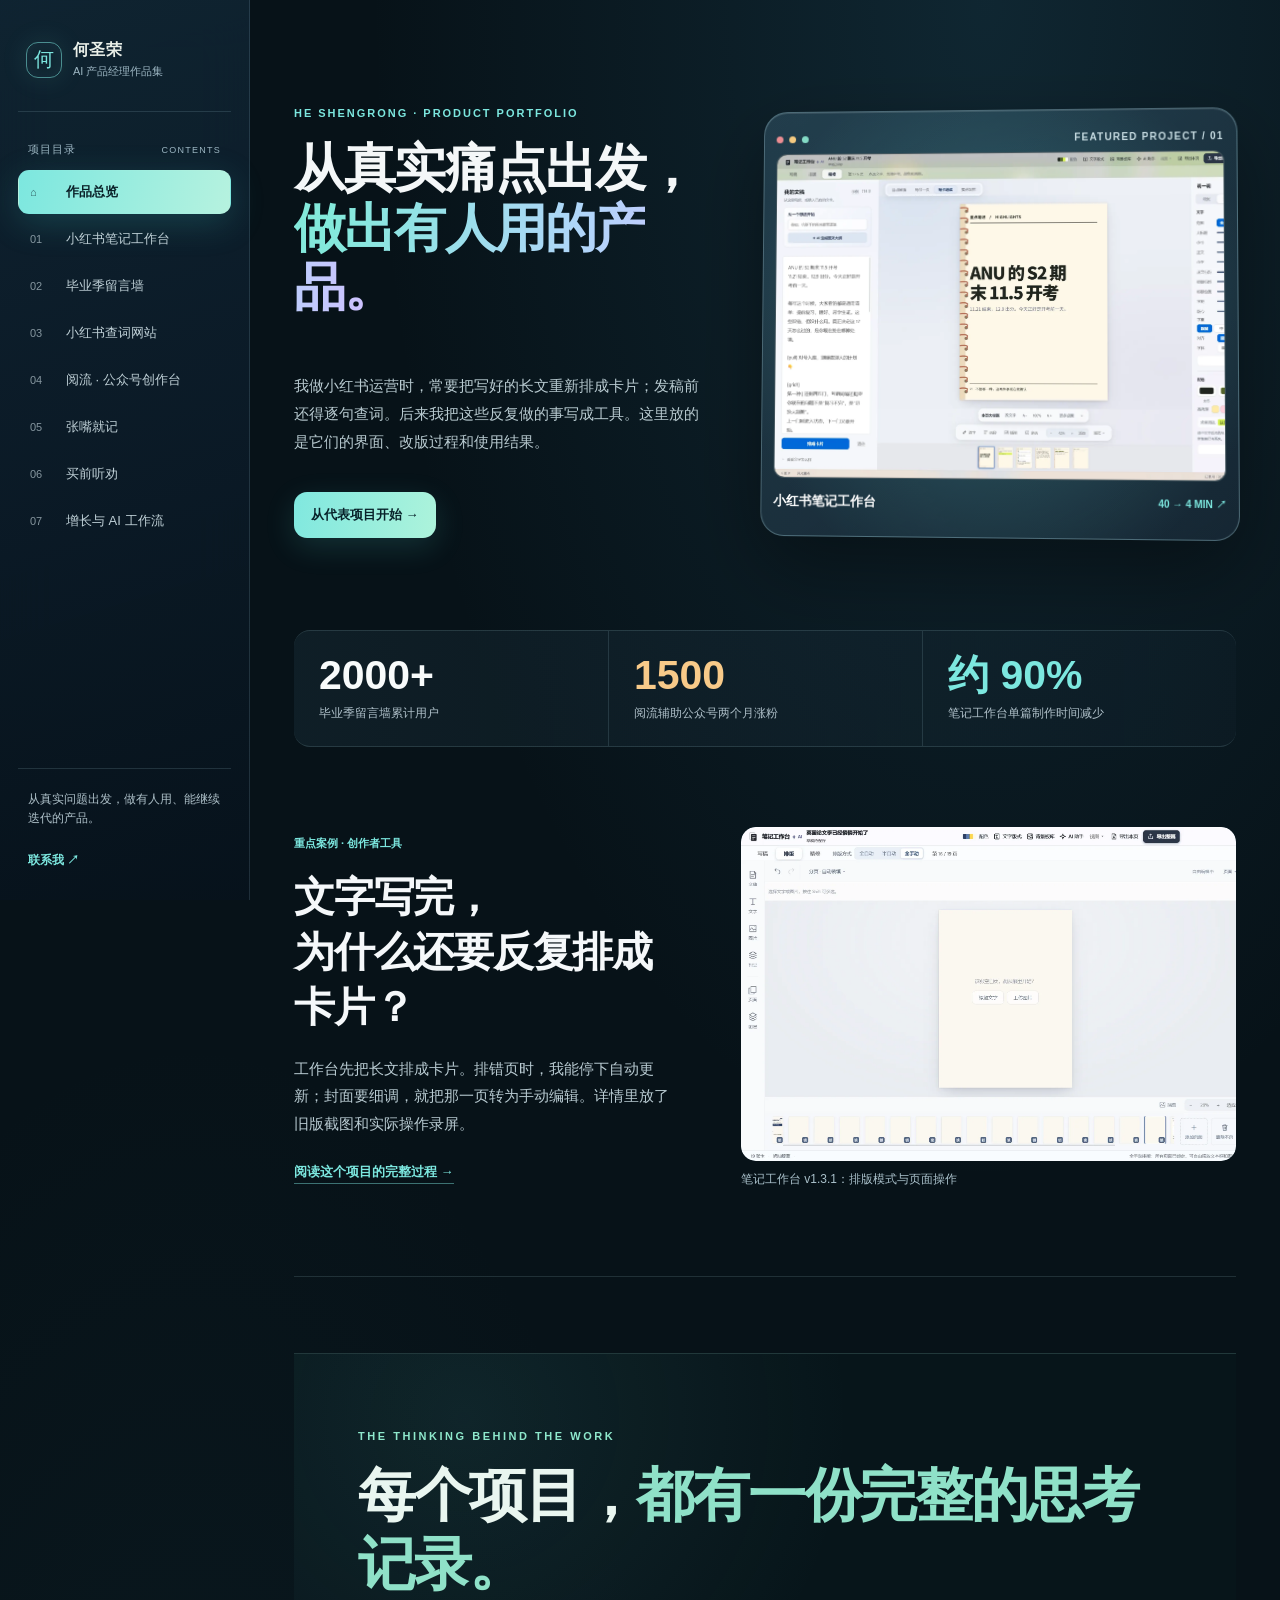
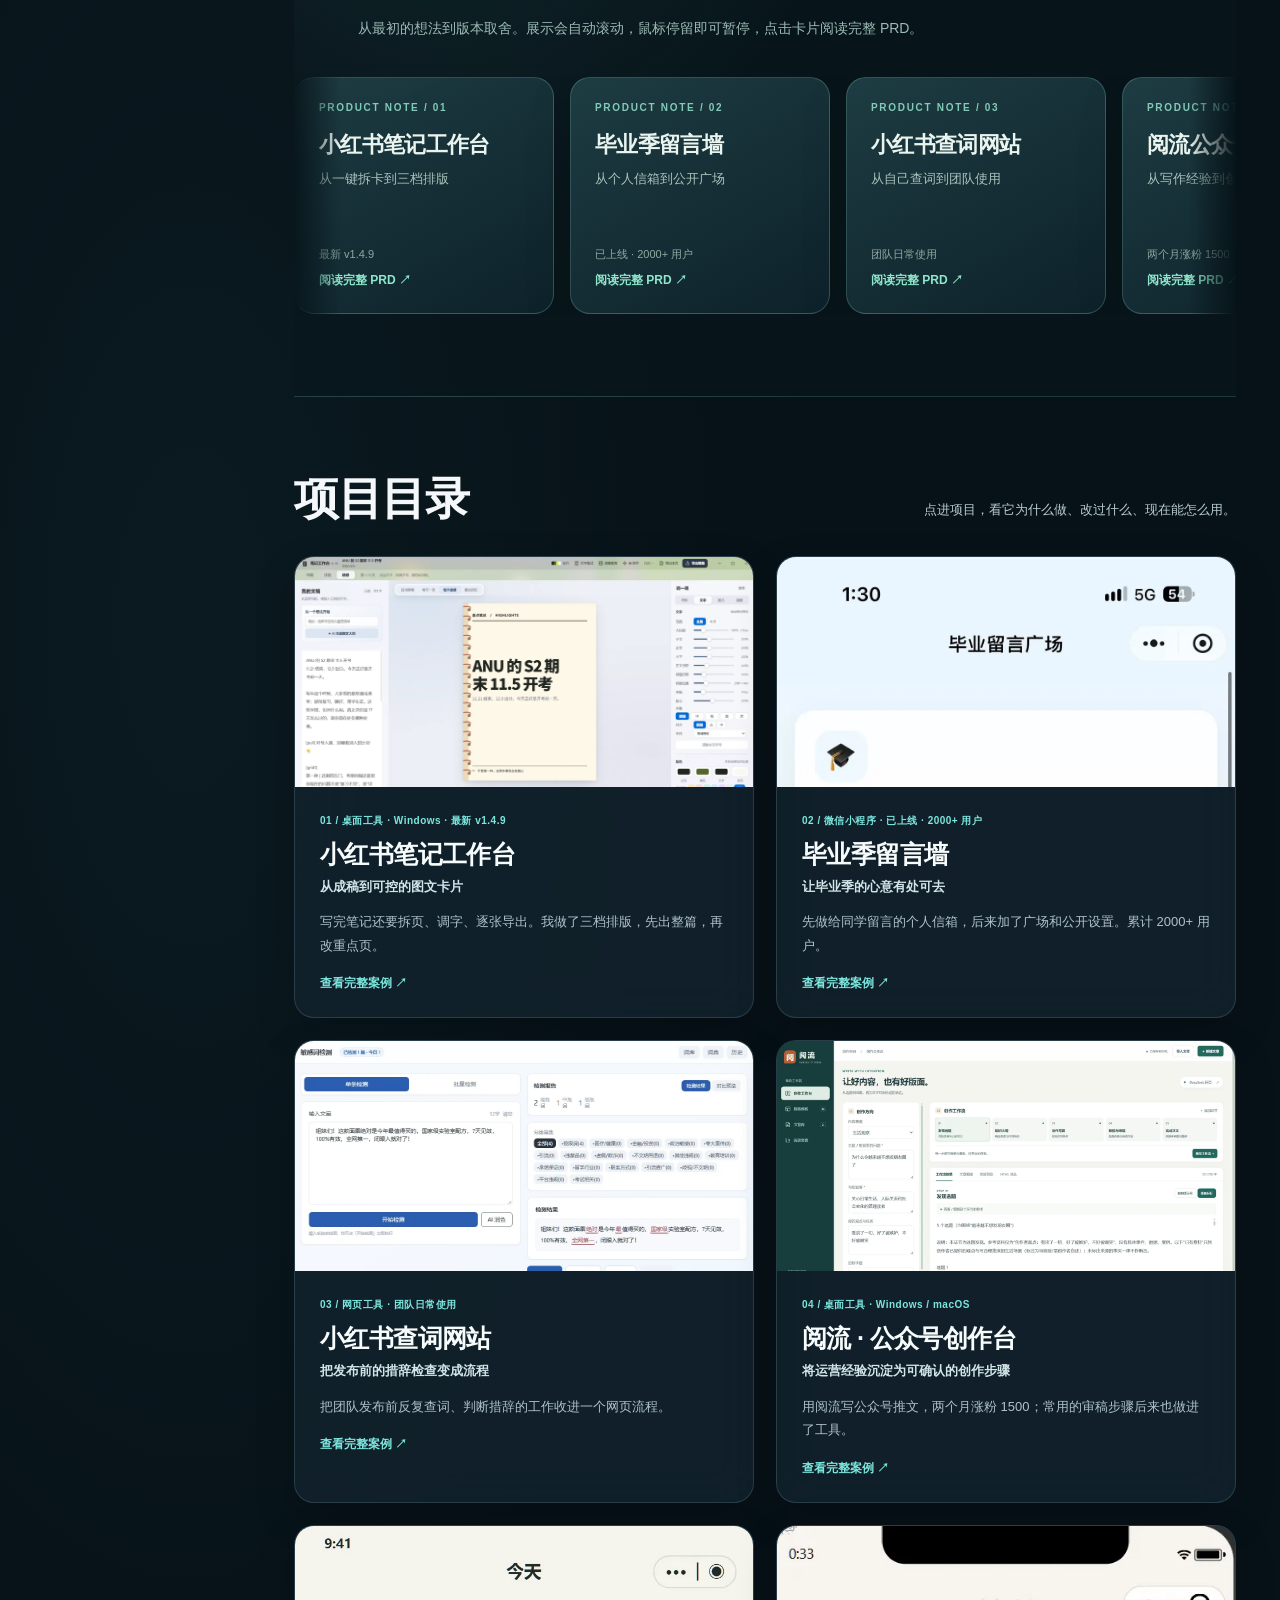
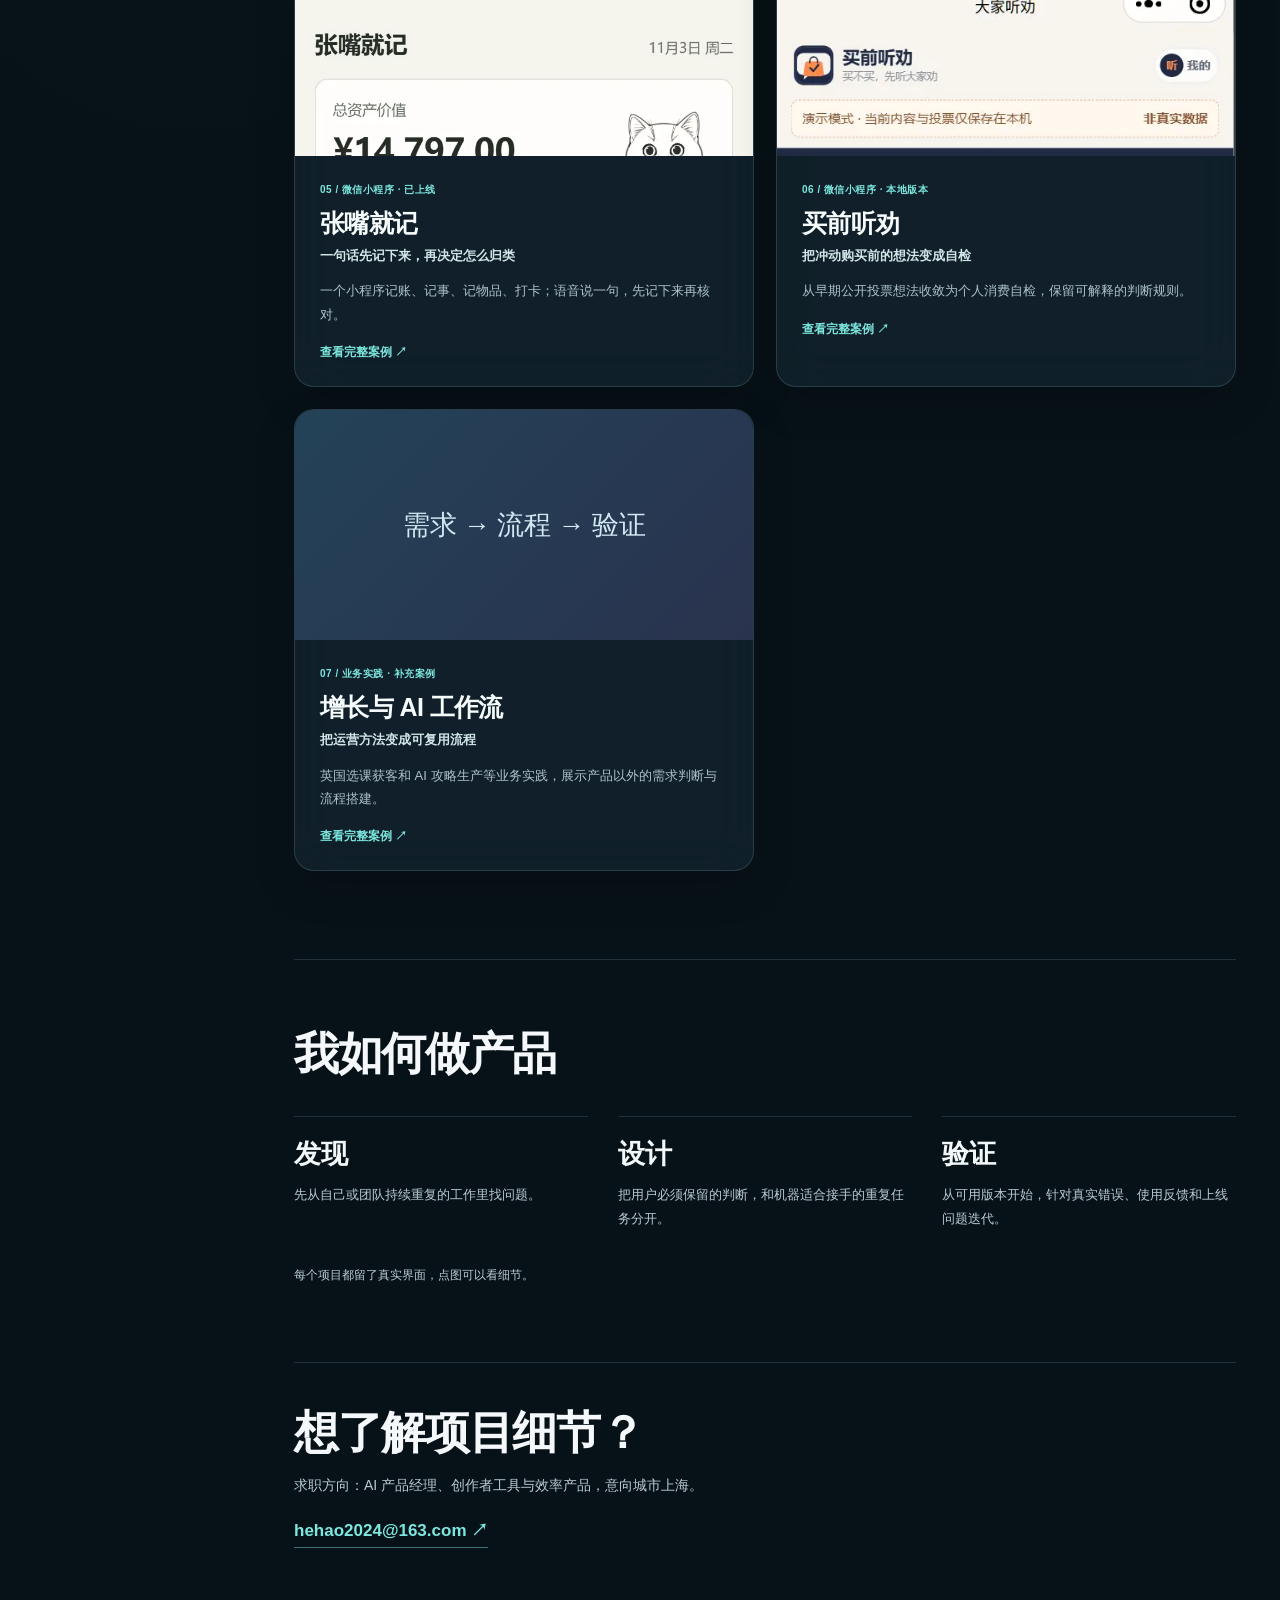
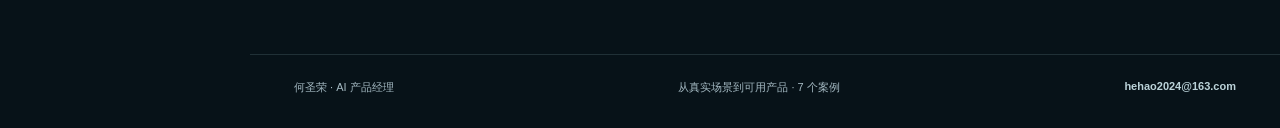
<file: index.html>
<!doctype html>
<html lang="zh-CN"><head><meta charset="utf-8"><meta name="viewport" content="width=device-width, initial-scale=1">
<meta name="theme-color" content="#071218"><meta name="description" content="何圣荣的 AI 产品经理作品集：从运营实践中的真实问题到已上线产品与创作者工具。">
<title>总览｜何圣荣的作品集</title><link rel="stylesheet" href="site.css"><link rel="stylesheet" href="site-dark.css"><link rel="stylesheet" href="site-polish.css"><link rel="stylesheet" href="prd-shelf.css"></head>
<body><div class="reading-progress" aria-hidden="true"></div><a class="skip" href="#main">跳到正文</a>
<div class="site-shell">
<aside class="side" id="project-nav" aria-label="项目目录"><div class="side-inner">
<a class="identity" href="index.html"><span class="identity-mark">何</span><span><strong>何圣荣</strong><small>AI 产品经理作品集</small></span></a>
<div class="side-title">项目目录 <span>CONTENTS</span></div><nav><a class="nav-item active" href="index.html" aria-current="page"><span class="nav-no">⌂</span><span>作品总览</span></a><a class="nav-item " href="projects/note-studio.html" ><span class="nav-no">01</span><span>小红书笔记工作台</span></a><a class="nav-item " href="projects/mailbox.html" ><span class="nav-no">02</span><span>毕业季留言墙</span></a><a class="nav-item " href="projects/word-check.html" ><span class="nav-no">03</span><span>小红书查词网站</span></a><a class="nav-item " href="projects/yueliu.html" ><span class="nav-no">04</span><span>阅流 · 公众号创作台</span></a><a class="nav-item " href="projects/voice.html" ><span class="nav-no">05</span><span>张嘴就记</span></a><a class="nav-item " href="projects/buy.html" ><span class="nav-no">06</span><span>买前听劝</span></a><a class="nav-item " href="projects/practice.html" ><span class="nav-no">07</span><span>增长与 AI 工作流</span></a></nav>
<div class="side-bottom"><p>从真实问题出发，做有人用、能继续迭代的产品。</p><a href="mailto:hehao2024@163.com">联系我 ↗</a></div>
</div></aside>
<div class="main-wrap"><header class="mobile-top"><a href="index.html" class="mobile-brand">何圣荣 / 作品集</a><button class="nav-toggle" aria-controls="project-nav" aria-expanded="false" type="button">项目目录 <span aria-hidden="true">☰</span></button></header>
<main id="main"><div class="page-pad home-page"><header class="home-hero"><div class="home-kicker">HE SHENGRONG · PRODUCT PORTFOLIO</div><h1>从真实痛点出发，<br><em>做出有人用的产品。</em></h1><p>我做小红书运营时，常要把写好的长文重新排成卡片；发稿前还得逐句查词。后来我把这些反复做的事写成工具。这里放的是它们的界面、改版过程和使用结果。</p><div class="hero-actions"><a class="action-primary" href="projects/note-studio.html">从代表项目开始 →</a></div><a class="home-hero-preview" href="projects/note-studio.html" aria-label="查看小红书笔记工作台案例"><span class="preview-top"><i></i><i></i><i></i><b>FEATURED PROJECT / 01</b></span><img src="assets/note-studio.webp" alt="笔记工作台 v1.4.3 的真实界面：写稿、排版和精修" fetchpriority="high"><span class="preview-bottom"><strong>小红书笔记工作台</strong><span>40 → 4 MIN <span aria-hidden="true">↗</span></span></span></a></header>
<div class="facts"><div><strong>2000+</strong><span>毕业季留言墙累计用户</span></div><div><strong>1500</strong><span>阅流辅助公众号两个月涨粉</span></div><div><strong>约 90%</strong><span>笔记工作台单篇制作时间减少</span></div></div>
<section class="home-feature"><div><p class="feature-label">重点案例 · 创作者工具</p><h2>文字写完，<br>为什么还要反复排成卡片？</h2><p>工作台先把长文排成卡片。排错页时，我能停下自动更新；封面要细调，就把那一页转为手动编辑。详情里放了旧版截图和实际操作录屏。</p><a href="projects/note-studio.html">阅读这个项目的完整过程 →</a></div><figure class="shot "><button type="button" class="shot-open" data-image="assets/note-modes-v131.webp" data-caption="笔记工作台 v1.3.1：排版模式与页面操作" aria-label="放大查看：笔记工作台 v1.3.1：排版模式与页面操作"><img src="assets/note-modes-v131.webp" alt="笔记工作台 v1.3.1：排版模式与页面操作" width="1770" height="1173" loading="lazy"></button><figcaption>笔记工作台 v1.3.1：排版模式与页面操作</figcaption></figure></section>
<section class="home-prd-showcase" id="prd-showcase" aria-label="项目 PRD 展示"><div class="prd-shelf-head"><span class="rail-kicker">THE THINKING BEHIND THE WORK</span><h2>每个项目，<em>都有一份完整的思考记录。</em></h2><p>从最初的想法到版本取舍。展示会自动滚动，鼠标停留即可暂停，点击卡片阅读完整 PRD。</p></div><div class="prd-rail-window"><div class="prd-rail-track"><div class="prd-rail-group"><a class="prd-rail-card" href="prd/note-studio.html"><span class="rail-overline">PRODUCT NOTE / 01</span><strong>小红书笔记工作台</strong><span class="rail-idea">从一键拆卡到三档排版</span><span class="rail-state">最新 v1.4.9</span><span class="rail-link">阅读完整 PRD ↗</span></a><a class="prd-rail-card" href="prd/mailbox.html"><span class="rail-overline">PRODUCT NOTE / 02</span><strong>毕业季留言墙</strong><span class="rail-idea">从个人信箱到公开广场</span><span class="rail-state">已上线 · 2000+ 用户</span><span class="rail-link">阅读完整 PRD ↗</span></a><a class="prd-rail-card" href="prd/word-check.html"><span class="rail-overline">PRODUCT NOTE / 03</span><strong>小红书查词网站</strong><span class="rail-idea">从自己查词到团队使用</span><span class="rail-state">团队日常使用</span><span class="rail-link">阅读完整 PRD ↗</span></a><a class="prd-rail-card" href="prd/yueliu.html"><span class="rail-overline">PRODUCT NOTE / 04</span><strong>阅流公众号创作台</strong><span class="rail-idea">从写作经验到创作流程</span><span class="rail-state">两个月涨粉 1500</span><span class="rail-link">阅读完整 PRD ↗</span></a><a class="prd-rail-card" href="prd/voice.html"><span class="rail-overline">PRODUCT NOTE / 05</span><strong>张嘴就记</strong><span class="rail-idea">把四类记录收进一句话</span><span class="rail-state">微信小程序已上线</span><span class="rail-link">阅读完整 PRD ↗</span></a><a class="prd-rail-card" href="prd/buy.html"><span class="rail-overline">PRODUCT NOTE / 06</span><strong>买前听劝</strong><span class="rail-idea">从公开投票转向个人自检</span><span class="rail-state">本地版本</span><span class="rail-link">阅读完整 PRD ↗</span></a><a class="prd-rail-card" href="prd/practice.html"><span class="rail-overline">PRODUCT NOTE / 07</span><strong>增长与 AI 工作流</strong><span class="rail-idea">从一线问题到复用方法</span><span class="rail-state">业务实践</span><span class="rail-link">阅读完整 PRD ↗</span></a></div><div class="prd-rail-group" aria-hidden="true"><a class="prd-rail-card" href="prd/note-studio.html" tabindex="-1"><span class="rail-overline">PRODUCT NOTE / 01</span><strong>小红书笔记工作台</strong><span class="rail-idea">从一键拆卡到三档排版</span><span class="rail-state">最新 v1.4.9</span><span class="rail-link">阅读完整 PRD ↗</span></a><a class="prd-rail-card" href="prd/mailbox.html" tabindex="-1"><span class="rail-overline">PRODUCT NOTE / 02</span><strong>毕业季留言墙</strong><span class="rail-idea">从个人信箱到公开广场</span><span class="rail-state">已上线 · 2000+ 用户</span><span class="rail-link">阅读完整 PRD ↗</span></a><a class="prd-rail-card" href="prd/word-check.html" tabindex="-1"><span class="rail-overline">PRODUCT NOTE / 03</span><strong>小红书查词网站</strong><span class="rail-idea">从自己查词到团队使用</span><span class="rail-state">团队日常使用</span><span class="rail-link">阅读完整 PRD ↗</span></a><a class="prd-rail-card" href="prd/yueliu.html" tabindex="-1"><span class="rail-overline">PRODUCT NOTE / 04</span><strong>阅流公众号创作台</strong><span class="rail-idea">从写作经验到创作流程</span><span class="rail-state">两个月涨粉 1500</span><span class="rail-link">阅读完整 PRD ↗</span></a><a class="prd-rail-card" href="prd/voice.html" tabindex="-1"><span class="rail-overline">PRODUCT NOTE / 05</span><strong>张嘴就记</strong><span class="rail-idea">把四类记录收进一句话</span><span class="rail-state">微信小程序已上线</span><span class="rail-link">阅读完整 PRD ↗</span></a><a class="prd-rail-card" href="prd/buy.html" tabindex="-1"><span class="rail-overline">PRODUCT NOTE / 06</span><strong>买前听劝</strong><span class="rail-idea">从公开投票转向个人自检</span><span class="rail-state">本地版本</span><span class="rail-link">阅读完整 PRD ↗</span></a><a class="prd-rail-card" href="prd/practice.html" tabindex="-1"><span class="rail-overline">PRODUCT NOTE / 07</span><strong>增长与 AI 工作流</strong><span class="rail-idea">从一线问题到复用方法</span><span class="rail-state">业务实践</span><span class="rail-link">阅读完整 PRD ↗</span></a></div></div></div></section><section class="home-projects" id="projects"><div class="section-heading"><h2>项目目录</h2><p>点进项目，看它为什么做、改过什么、现在能怎么用。</p></div><div class="project-grid"><a class="project-card" href="projects/note-studio.html"><div class="project-card-media"><img src="assets/note-studio.webp" alt="小红书笔记工作台项目界面" loading="lazy"></div><div class="project-card-copy"><span class="card-index">01 / 桌面工具 · Windows · 最新 v1.4.9</span><h3>小红书笔记工作台</h3><p class="card-line">从成稿到可控的图文卡片</p><p>写完笔记还要拆页、调字、逐张导出。我做了三档排版，先出整篇，再改重点页。</p><span class="read-more">查看完整案例 <span aria-hidden="true">↗</span></span></div></a><a class="project-card" href="projects/mailbox.html"><div class="project-card-media"><img src="assets/mailbox-plaza.webp" alt="毕业季留言墙项目界面" loading="lazy"></div><div class="project-card-copy"><span class="card-index">02 / 微信小程序 · 已上线 · 2000+ 用户</span><h3>毕业季留言墙</h3><p class="card-line">让毕业季的心意有处可去</p><p>先做给同学留言的个人信箱，后来加了广场和公开设置。累计 2000+ 用户。</p><span class="read-more">查看完整案例 <span aria-hidden="true">↗</span></span></div></a><a class="project-card" href="projects/word-check.html"><div class="project-card-media"><img src="assets/word-check.webp" alt="小红书查词网站项目界面" loading="lazy"></div><div class="project-card-copy"><span class="card-index">03 / 网页工具 · 团队日常使用</span><h3>小红书查词网站</h3><p class="card-line">把发布前的措辞检查变成流程</p><p>把团队发布前反复查词、判断措辞的工作收进一个网页流程。</p><span class="read-more">查看完整案例 <span aria-hidden="true">↗</span></span></div></a><a class="project-card" href="projects/yueliu.html"><div class="project-card-media"><img src="assets/yueliu.webp" alt="阅流 · 公众号创作台项目界面" loading="lazy"></div><div class="project-card-copy"><span class="card-index">04 / 桌面工具 · Windows / macOS</span><h3>阅流 · 公众号创作台</h3><p class="card-line">将运营经验沉淀为可确认的创作步骤</p><p>用阅流写公众号推文，两个月涨粉 1500；常用的审稿步骤后来也做进了工具。</p><span class="read-more">查看完整案例 <span aria-hidden="true">↗</span></span></div></a><a class="project-card" href="projects/voice.html"><div class="project-card-media"><img src="assets/voice-today.webp" alt="张嘴就记项目界面" loading="lazy"></div><div class="project-card-copy"><span class="card-index">05 / 微信小程序 · 已上线</span><h3>张嘴就记</h3><p class="card-line">一句话先记下来，再决定怎么归类</p><p>一个小程序记账、记事、记物品、打卡；语音说一句，先记下来再核对。</p><span class="read-more">查看完整案例 <span aria-hidden="true">↗</span></span></div></a><a class="project-card" href="projects/buy.html"><div class="project-card-media"><img src="assets/buy-history.webp" alt="买前听劝项目界面" loading="lazy"></div><div class="project-card-copy"><span class="card-index">06 / 微信小程序 · 本地版本</span><h3>买前听劝</h3><p class="card-line">把冲动购买前的想法变成自检</p><p>从早期公开投票想法收敛为个人消费自检，保留可解释的判断规则。</p><span class="read-more">查看完整案例 <span aria-hidden="true">↗</span></span></div></a><a class="project-card" href="projects/practice.html"><div class="project-card-media"><div class="card-type">需求 → 流程 → 验证</div></div><div class="project-card-copy"><span class="card-index">07 / 业务实践 · 补充案例</span><h3>增长与 AI 工作流</h3><p class="card-line">把运营方法变成可复用流程</p><p>英国选课获客和 AI 攻略生产等业务实践，展示产品以外的需求判断与流程搭建。</p><span class="read-more">查看完整案例 <span aria-hidden="true">↗</span></span></div></a></div></section>
<section class="home-about"><h2>我如何做产品</h2><div class="about-steps"><div><b>发现</b><p>先从自己或团队持续重复的工作里找问题。</p></div><div><b>设计</b><p>把用户必须保留的判断，和机器适合接手的重复任务分开。</p></div><div><b>验证</b><p>从可用版本开始，针对真实错误、使用反馈和上线问题迭代。</p></div></div><p class="data-note">每个项目都留了真实界面，点图可以看细节。</p></section>
<section class="contact"><h2>想了解项目细节？</h2><p>求职方向：AI 产品经理、创作者工具与效率产品，意向城市上海。</p><a href="mailto:hehao2024@163.com">hehao2024@163.com ↗</a></section></div></main><footer class="footer"><span>何圣荣 · AI 产品经理</span><span>从真实场景到可用产品 · 7 个案例</span><a href="mailto:hehao2024@163.com">hehao2024@163.com</a></footer></div></div>
<dialog class="lightbox" aria-label="查看项目截图"><button type="button" class="lightbox-close" aria-label="关闭截图">关闭 ×</button><button type="button" class="lightbox-prev" aria-label="查看上一张截图">←</button><img alt=""><button type="button" class="lightbox-next" aria-label="查看下一张截图">→</button><p></p></dialog>
<script src="site.js" defer></script></body></html>
</file>
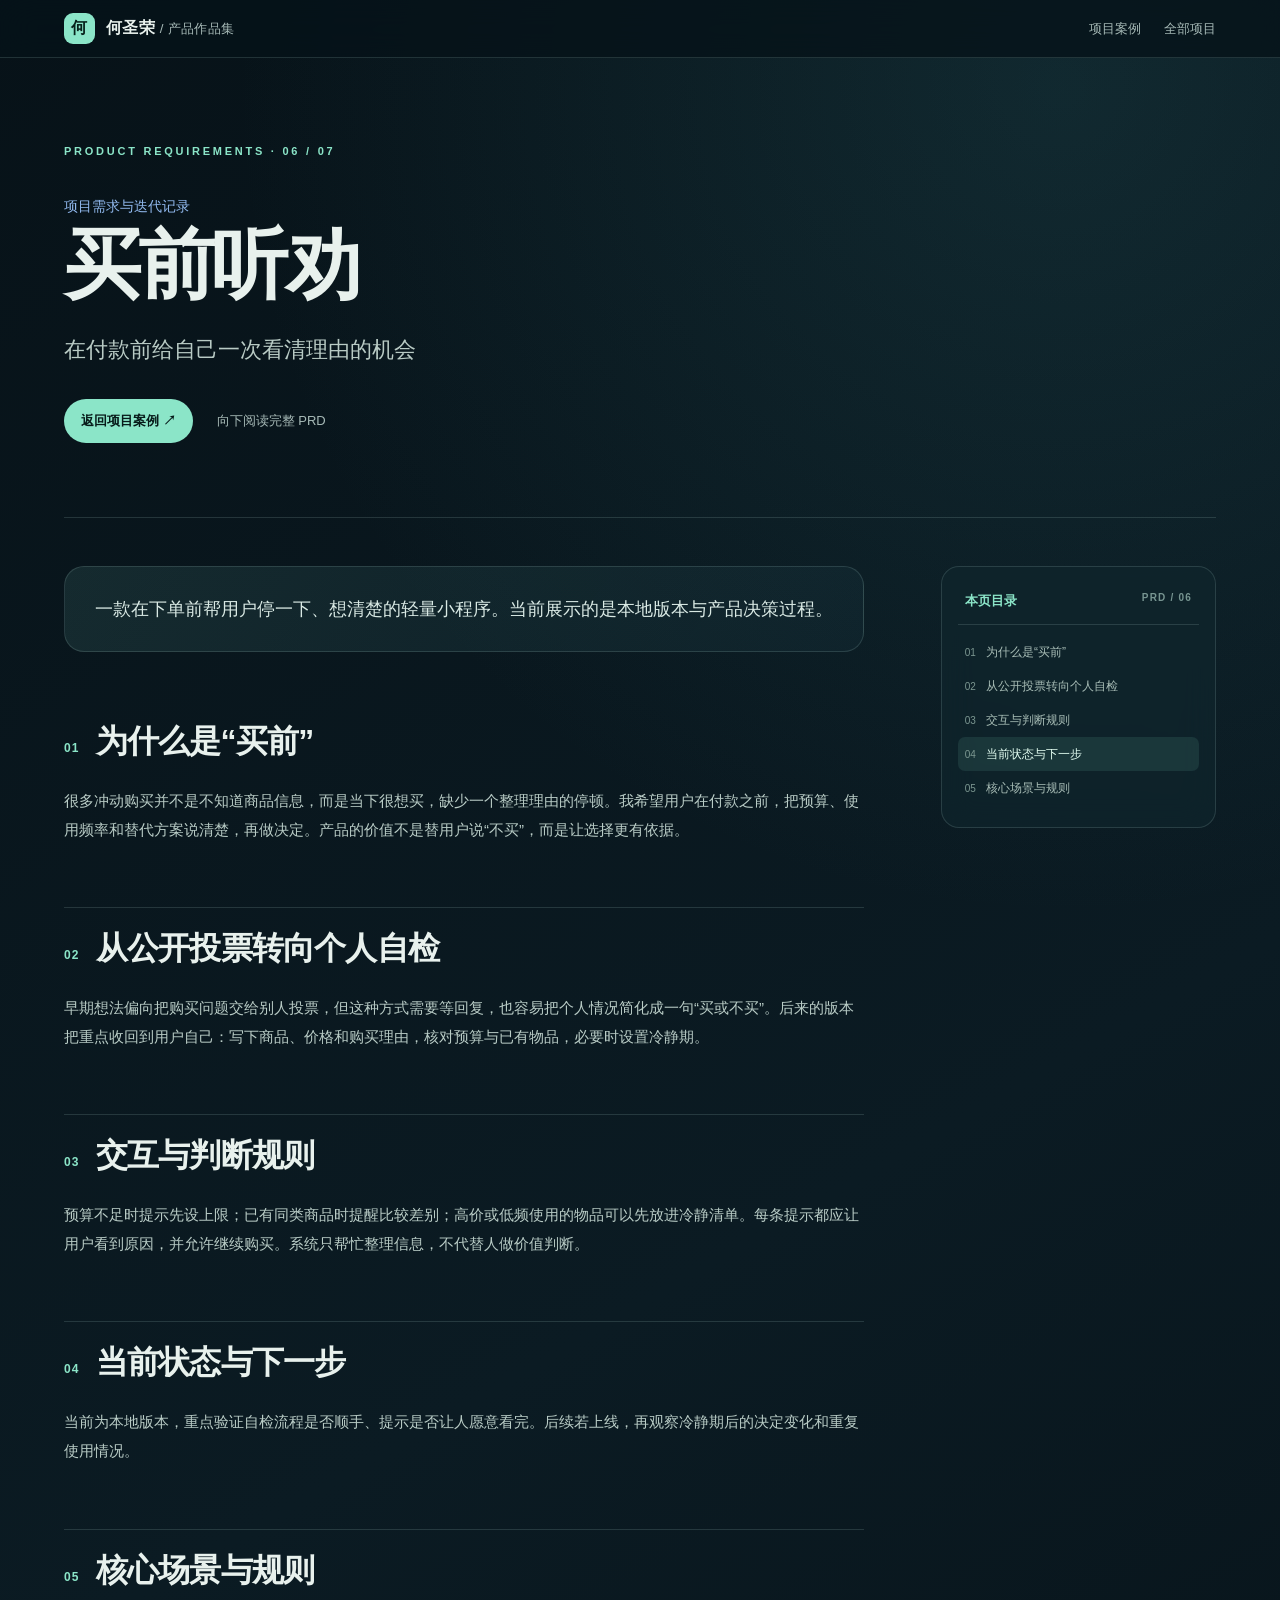
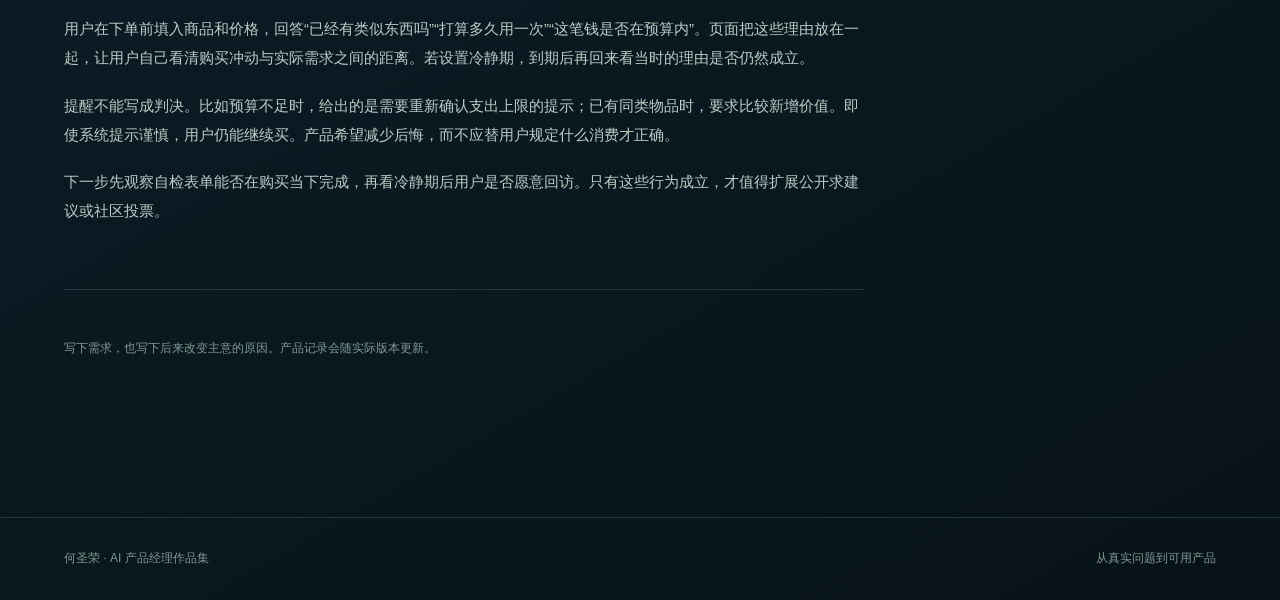
<file: prd/buy.html>
<!doctype html>
<html lang="zh-CN"><head><meta charset="utf-8"><meta name="viewport" content="width=device-width,initial-scale=1">
<meta name="theme-color" content="#071218"><meta name="description" content="买前听劝的完整产品需求与迭代记录">
<title>买前听劝 · PRD｜何圣荣作品集</title><link rel="stylesheet" href="../prd.css"></head>
<body><div class="reading-progress" aria-hidden="true"></div><a class="skip" href="#content">跳到正文</a>
<header class="topbar"><a class="brand" href="../index.html"><b>何</b><span>何圣荣 <small>/ 产品作品集</small></span></a><nav><a href="../projects/buy.html">项目案例</a><a href="../index.html#projects">全部项目</a></nav></header>
<main id="content"><div class="hero"><div class="eyebrow">PRODUCT REQUIREMENTS · 06 / 07</div><p class="hero-kind">项目需求与迭代记录</p><h1>买前听劝</h1><p class="hero-sub">在付款前给自己一次看清理由的机会</p><div class="hero-actions"><a href="../projects/buy.html">返回项目案例 ↗</a><span>向下阅读完整 PRD</span></div></div>
<div class="reading-layout"><article class="document"><p class="prd-lede">一款在下单前帮用户停一下、想清楚的轻量小程序。当前展示的是本地版本与产品决策过程。</p><section class="prd-section" id="section-1"><h2><span>01</span>为什么是“买前”</h2><p>很多冲动购买并不是不知道商品信息，而是当下很想买，缺少一个整理理由的停顿。我希望用户在付款之前，把预算、使用频率和替代方案说清楚，再做决定。产品的价值不是替用户说“不买”，而是让选择更有依据。</p></section><section class="prd-section" id="section-2"><h2><span>02</span>从公开投票转向个人自检</h2><p>早期想法偏向把购买问题交给别人投票，但这种方式需要等回复，也容易把个人情况简化成一句“买或不买”。后来的版本把重点收回到用户自己：写下商品、价格和购买理由，核对预算与已有物品，必要时设置冷静期。</p></section><section class="prd-section" id="section-3"><h2><span>03</span>交互与判断规则</h2><p>预算不足时提示先设上限；已有同类商品时提醒比较差别；高价或低频使用的物品可以先放进冷静清单。每条提示都应让用户看到原因，并允许继续购买。系统只帮忙整理信息，不代替人做价值判断。</p></section><section class="prd-section" id="section-4"><h2><span>04</span>当前状态与下一步</h2><p>当前为本地版本，重点验证自检流程是否顺手、提示是否让人愿意看完。后续若上线，再观察冷静期后的决定变化和重复使用情况。</p></section><section class="prd-section" id="section-5"><h2><span>05</span>核心场景与规则</h2><p>用户在下单前填入商品和价格，回答“已经有类似东西吗”“打算多久用一次”“这笔钱是否在预算内”。页面把这些理由放在一起，让用户自己看清购买冲动与实际需求之间的距离。若设置冷静期，到期后再回来看当时的理由是否仍然成立。</p><p>提醒不能写成判决。比如预算不足时，给出的是需要重新确认支出上限的提示；已有同类物品时，要求比较新增价值。即使系统提示谨慎，用户仍能继续买。产品希望减少后悔，而不应替用户规定什么消费才正确。</p><p>下一步先观察自检表单能否在购买当下完成，再看冷静期后用户是否愿意回访。只有这些行为成立，才值得扩展公开求建议或社区投票。</p></section><div class="endnote">写下需求，也写下后来改变主意的原因。产品记录会随实际版本更新。</div></article>
<aside class="chapter-nav" aria-label="文档章节"><div class="chapter-head">本页目录 <span>PRD / 06</span></div><a href="#section-1"><span>01</span>为什么是“买前”</a><a href="#section-2"><span>02</span>从公开投票转向个人自检</a><a href="#section-3"><span>03</span>交互与判断规则</a><a href="#section-4"><span>04</span>当前状态与下一步</a><a href="#section-5"><span>05</span>核心场景与规则</a></aside></div></main>
<footer><a href="../index.html">何圣荣 · AI 产品经理作品集</a><span>从真实问题到可用产品</span></footer>
<script src="../prd.js" defer></script></body></html>
</file>
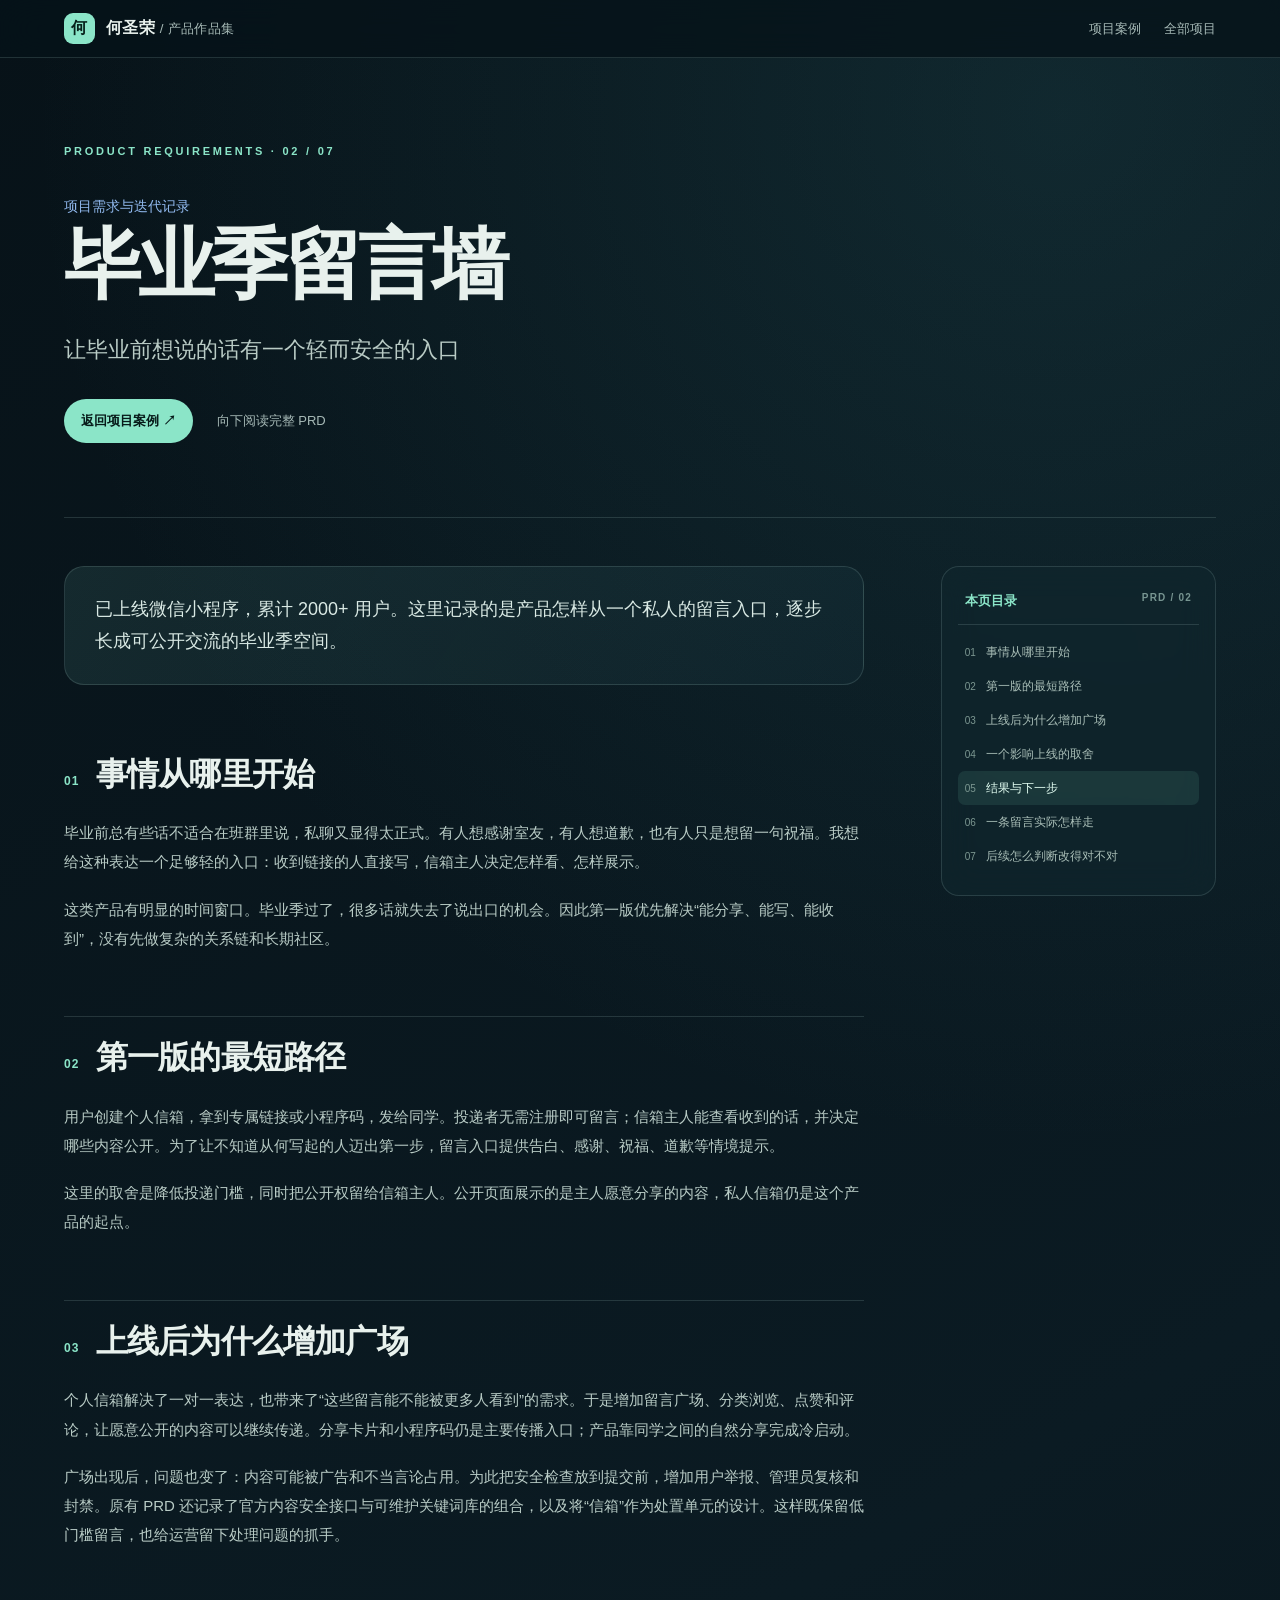
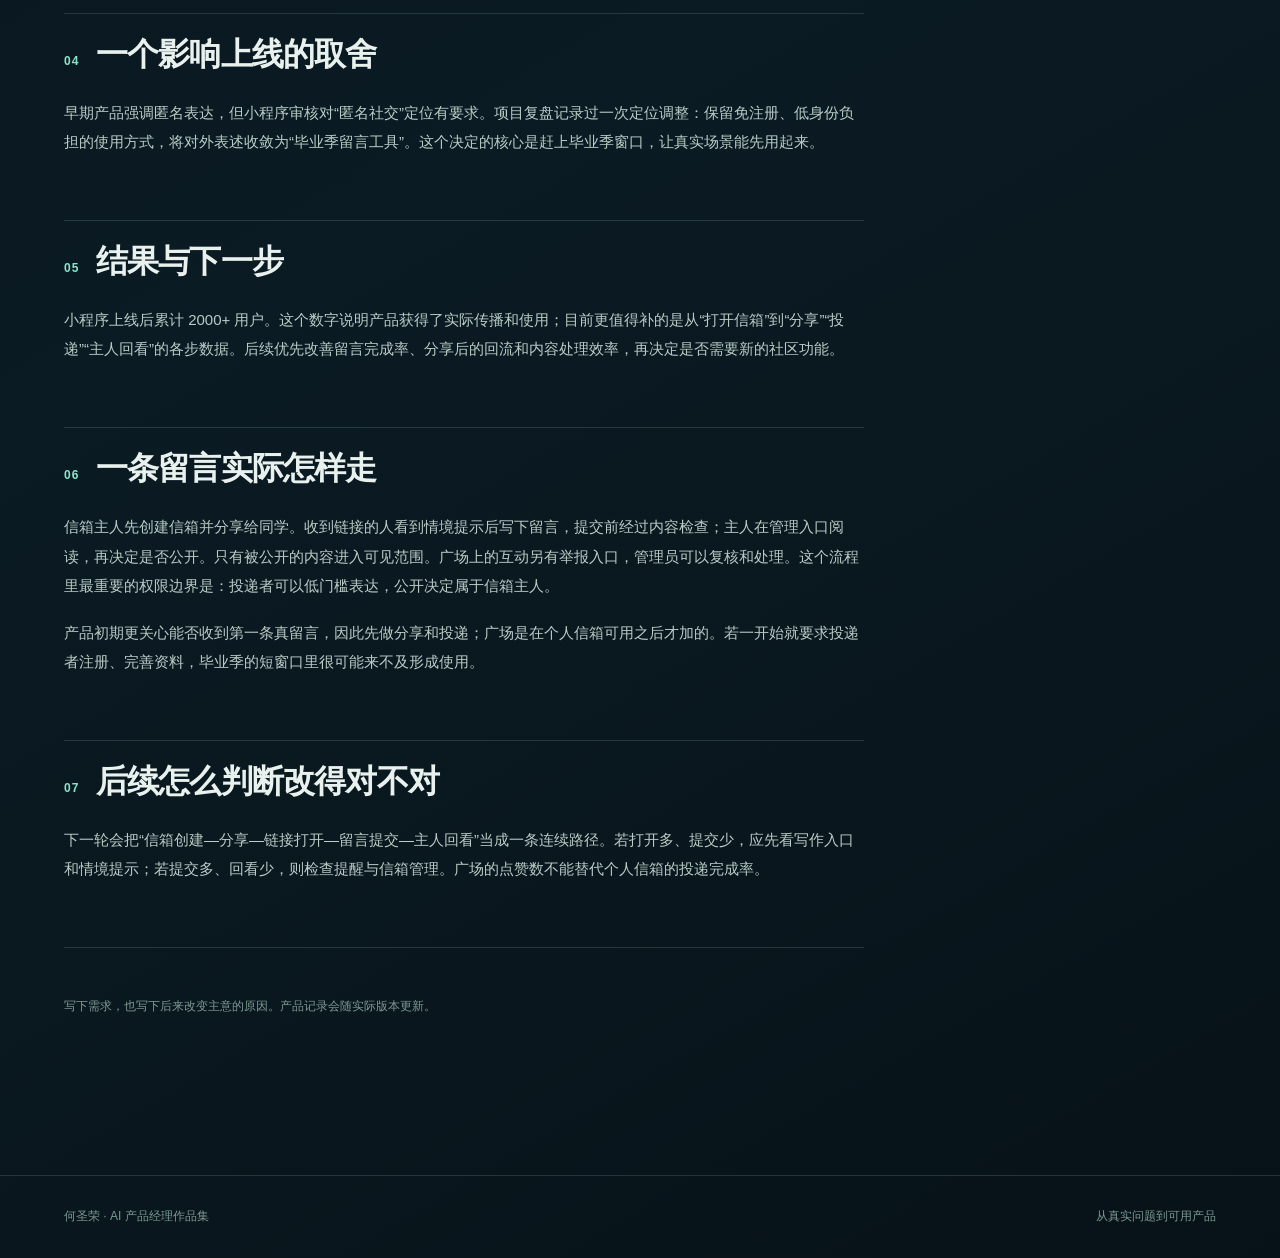
<file: prd/mailbox.html>
<!doctype html>
<html lang="zh-CN"><head><meta charset="utf-8"><meta name="viewport" content="width=device-width,initial-scale=1">
<meta name="theme-color" content="#071218"><meta name="description" content="毕业季留言墙的完整产品需求与迭代记录">
<title>毕业季留言墙 · PRD｜何圣荣作品集</title><link rel="stylesheet" href="../prd.css"></head>
<body><div class="reading-progress" aria-hidden="true"></div><a class="skip" href="#content">跳到正文</a>
<header class="topbar"><a class="brand" href="../index.html"><b>何</b><span>何圣荣 <small>/ 产品作品集</small></span></a><nav><a href="../projects/mailbox.html">项目案例</a><a href="../index.html#projects">全部项目</a></nav></header>
<main id="content"><div class="hero"><div class="eyebrow">PRODUCT REQUIREMENTS · 02 / 07</div><p class="hero-kind">项目需求与迭代记录</p><h1>毕业季留言墙</h1><p class="hero-sub">让毕业前想说的话有一个轻而安全的入口</p><div class="hero-actions"><a href="../projects/mailbox.html">返回项目案例 ↗</a><span>向下阅读完整 PRD</span></div></div>
<div class="reading-layout"><article class="document"><p class="prd-lede">已上线微信小程序，累计 2000+ 用户。这里记录的是产品怎样从一个私人的留言入口，逐步长成可公开交流的毕业季空间。</p><section class="prd-section" id="section-1"><h2><span>01</span>事情从哪里开始</h2><p>毕业前总有些话不适合在班群里说，私聊又显得太正式。有人想感谢室友，有人想道歉，也有人只是想留一句祝福。我想给这种表达一个足够轻的入口：收到链接的人直接写，信箱主人决定怎样看、怎样展示。</p><p>这类产品有明显的时间窗口。毕业季过了，很多话就失去了说出口的机会。因此第一版优先解决“能分享、能写、能收到”，没有先做复杂的关系链和长期社区。</p></section><section class="prd-section" id="section-2"><h2><span>02</span>第一版的最短路径</h2><p>用户创建个人信箱，拿到专属链接或小程序码，发给同学。投递者无需注册即可留言；信箱主人能查看收到的话，并决定哪些内容公开。为了让不知道从何写起的人迈出第一步，留言入口提供告白、感谢、祝福、道歉等情境提示。</p><p>这里的取舍是降低投递门槛，同时把公开权留给信箱主人。公开页面展示的是主人愿意分享的内容，私人信箱仍是这个产品的起点。</p></section><section class="prd-section" id="section-3"><h2><span>03</span>上线后为什么增加广场</h2><p>个人信箱解决了一对一表达，也带来了“这些留言能不能被更多人看到”的需求。于是增加留言广场、分类浏览、点赞和评论，让愿意公开的内容可以继续传递。分享卡片和小程序码仍是主要传播入口；产品靠同学之间的自然分享完成冷启动。</p><p>广场出现后，问题也变了：内容可能被广告和不当言论占用。为此把安全检查放到提交前，增加用户举报、管理员复核和封禁。原有 PRD 还记录了官方内容安全接口与可维护关键词库的组合，以及将“信箱”作为处置单元的设计。这样既保留低门槛留言，也给运营留下处理问题的抓手。</p></section><section class="prd-section" id="section-4"><h2><span>04</span>一个影响上线的取舍</h2><p>早期产品强调匿名表达，但小程序审核对“匿名社交”定位有要求。项目复盘记录过一次定位调整：保留免注册、低身份负担的使用方式，将对外表述收敛为“毕业季留言工具”。这个决定的核心是赶上毕业季窗口，让真实场景能先用起来。</p></section><section class="prd-section" id="section-5"><h2><span>05</span>结果与下一步</h2><p>小程序上线后累计 2000+ 用户。这个数字说明产品获得了实际传播和使用；目前更值得补的是从“打开信箱”到“分享”“投递”“主人回看”的各步数据。后续优先改善留言完成率、分享后的回流和内容处理效率，再决定是否需要新的社区功能。</p></section><section class="prd-section" id="section-6"><h2><span>06</span>一条留言实际怎样走</h2><p>信箱主人先创建信箱并分享给同学。收到链接的人看到情境提示后写下留言，提交前经过内容检查；主人在管理入口阅读，再决定是否公开。只有被公开的内容进入可见范围。广场上的互动另有举报入口，管理员可以复核和处理。这个流程里最重要的权限边界是：投递者可以低门槛表达，公开决定属于信箱主人。</p><p>产品初期更关心能否收到第一条真留言，因此先做分享和投递；广场是在个人信箱可用之后才加的。若一开始就要求投递者注册、完善资料，毕业季的短窗口里很可能来不及形成使用。</p></section><section class="prd-section" id="section-7"><h2><span>07</span>后续怎么判断改得对不对</h2><p>下一轮会把“信箱创建—分享—链接打开—留言提交—主人回看”当成一条连续路径。若打开多、提交少，应先看写作入口和情境提示；若提交多、回看少，则检查提醒与信箱管理。广场的点赞数不能替代个人信箱的投递完成率。</p></section><div class="endnote">写下需求，也写下后来改变主意的原因。产品记录会随实际版本更新。</div></article>
<aside class="chapter-nav" aria-label="文档章节"><div class="chapter-head">本页目录 <span>PRD / 02</span></div><a href="#section-1"><span>01</span>事情从哪里开始</a><a href="#section-2"><span>02</span>第一版的最短路径</a><a href="#section-3"><span>03</span>上线后为什么增加广场</a><a href="#section-4"><span>04</span>一个影响上线的取舍</a><a href="#section-5"><span>05</span>结果与下一步</a><a href="#section-6"><span>06</span>一条留言实际怎样走</a><a href="#section-7"><span>07</span>后续怎么判断改得对不对</a></aside></div></main>
<footer><a href="../index.html">何圣荣 · AI 产品经理作品集</a><span>从真实问题到可用产品</span></footer>
<script src="../prd.js" defer></script></body></html>
</file>
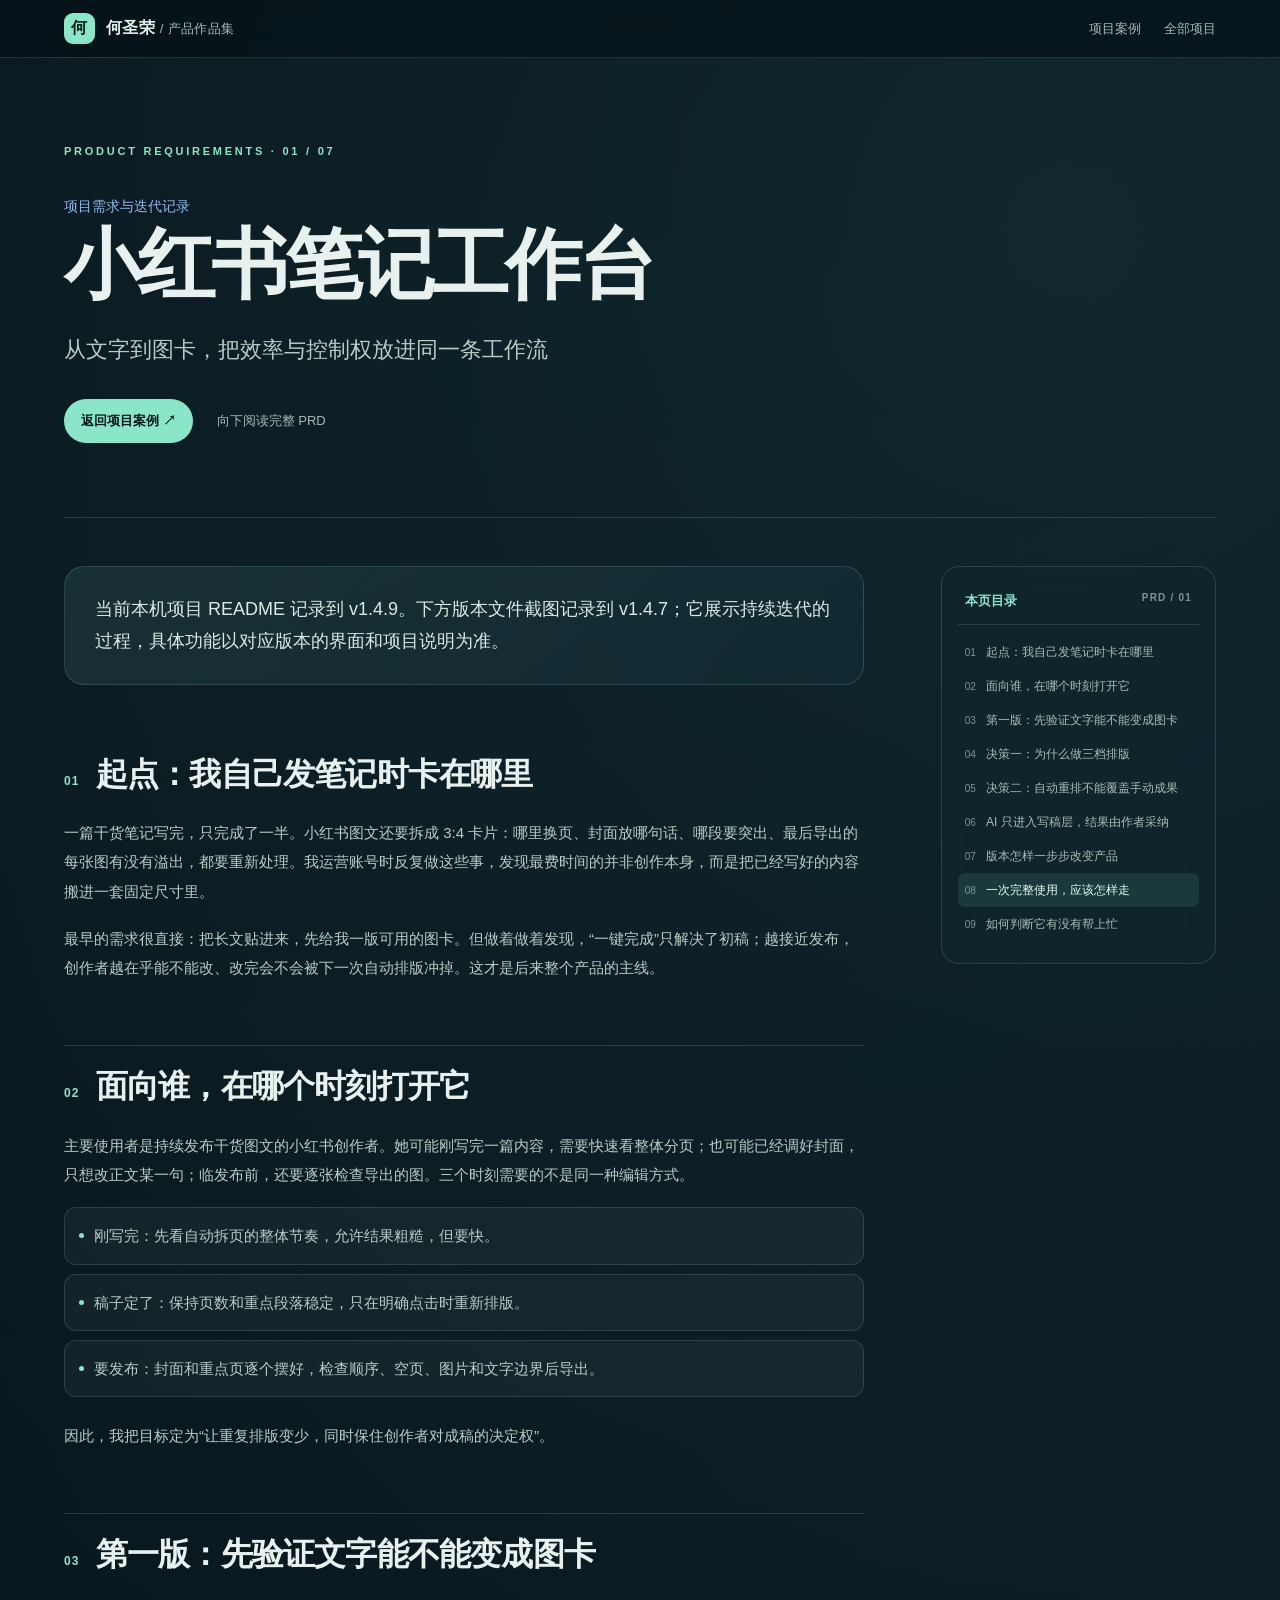
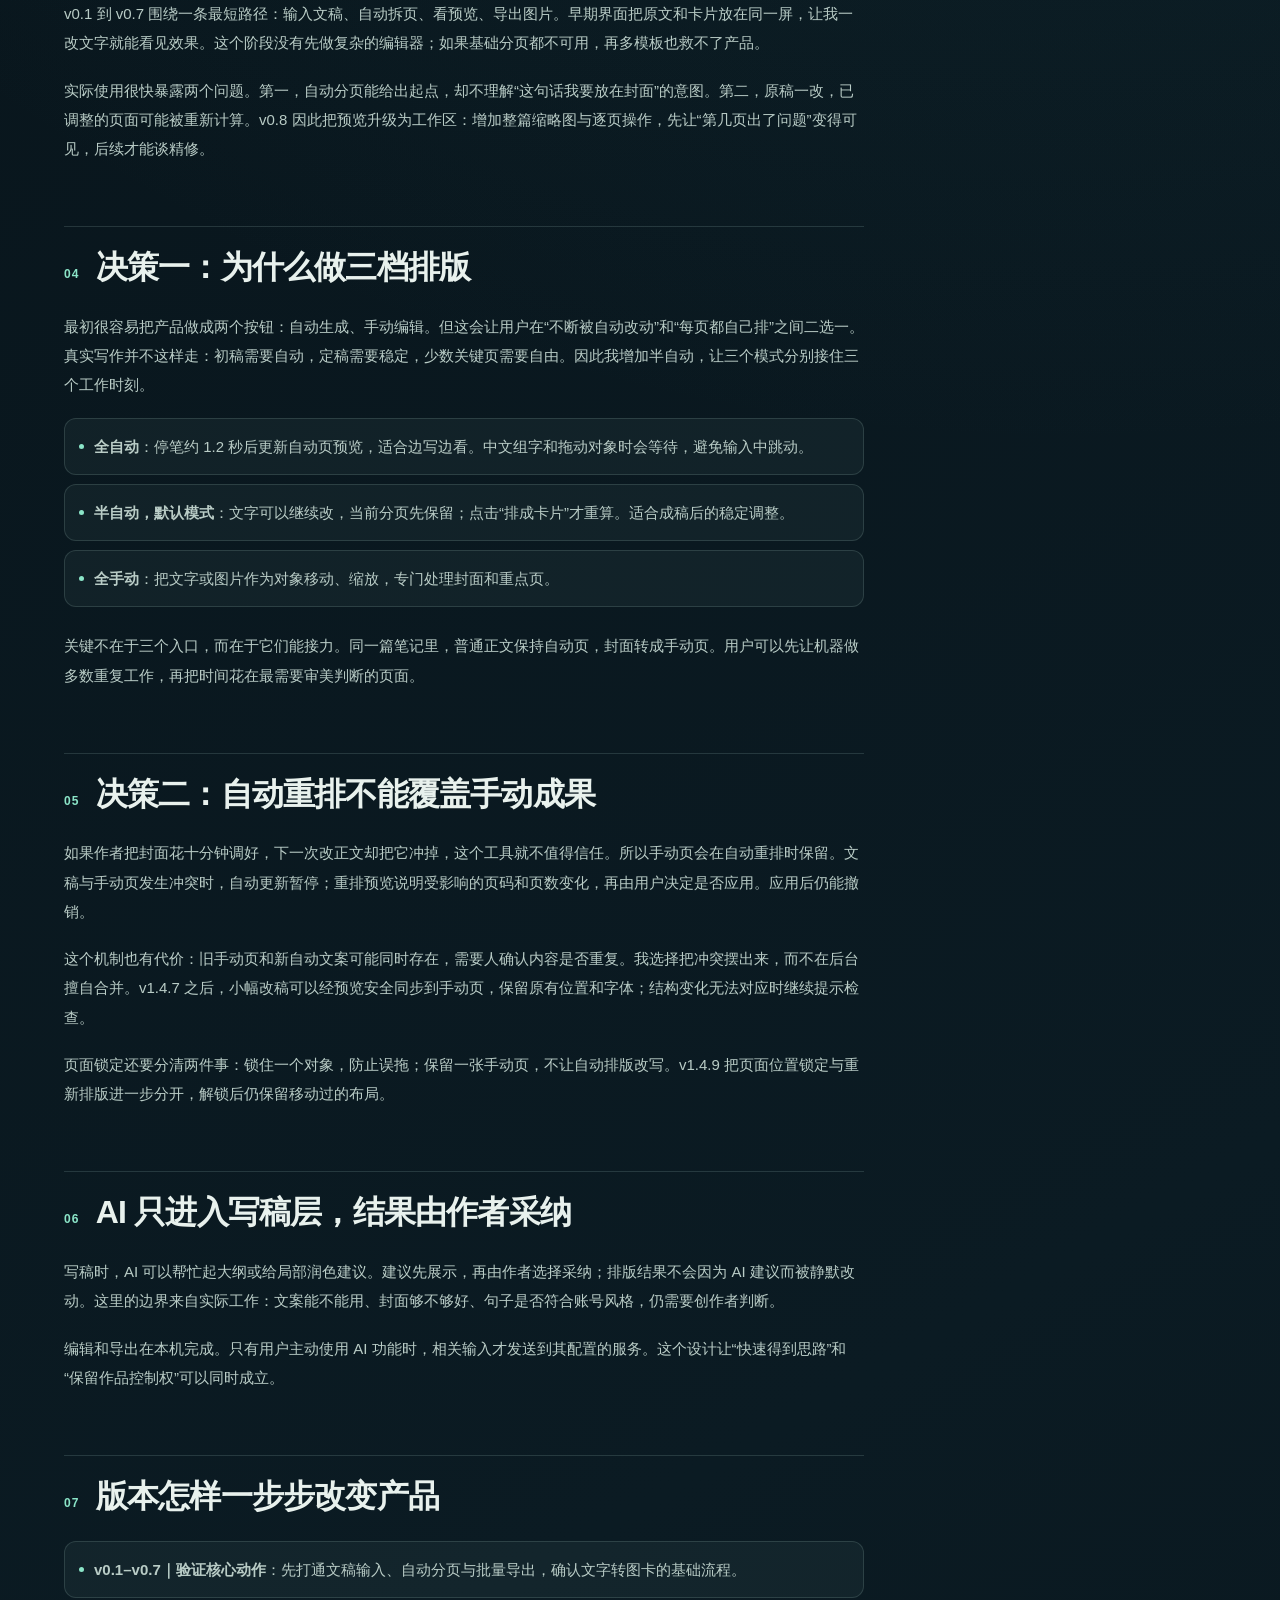
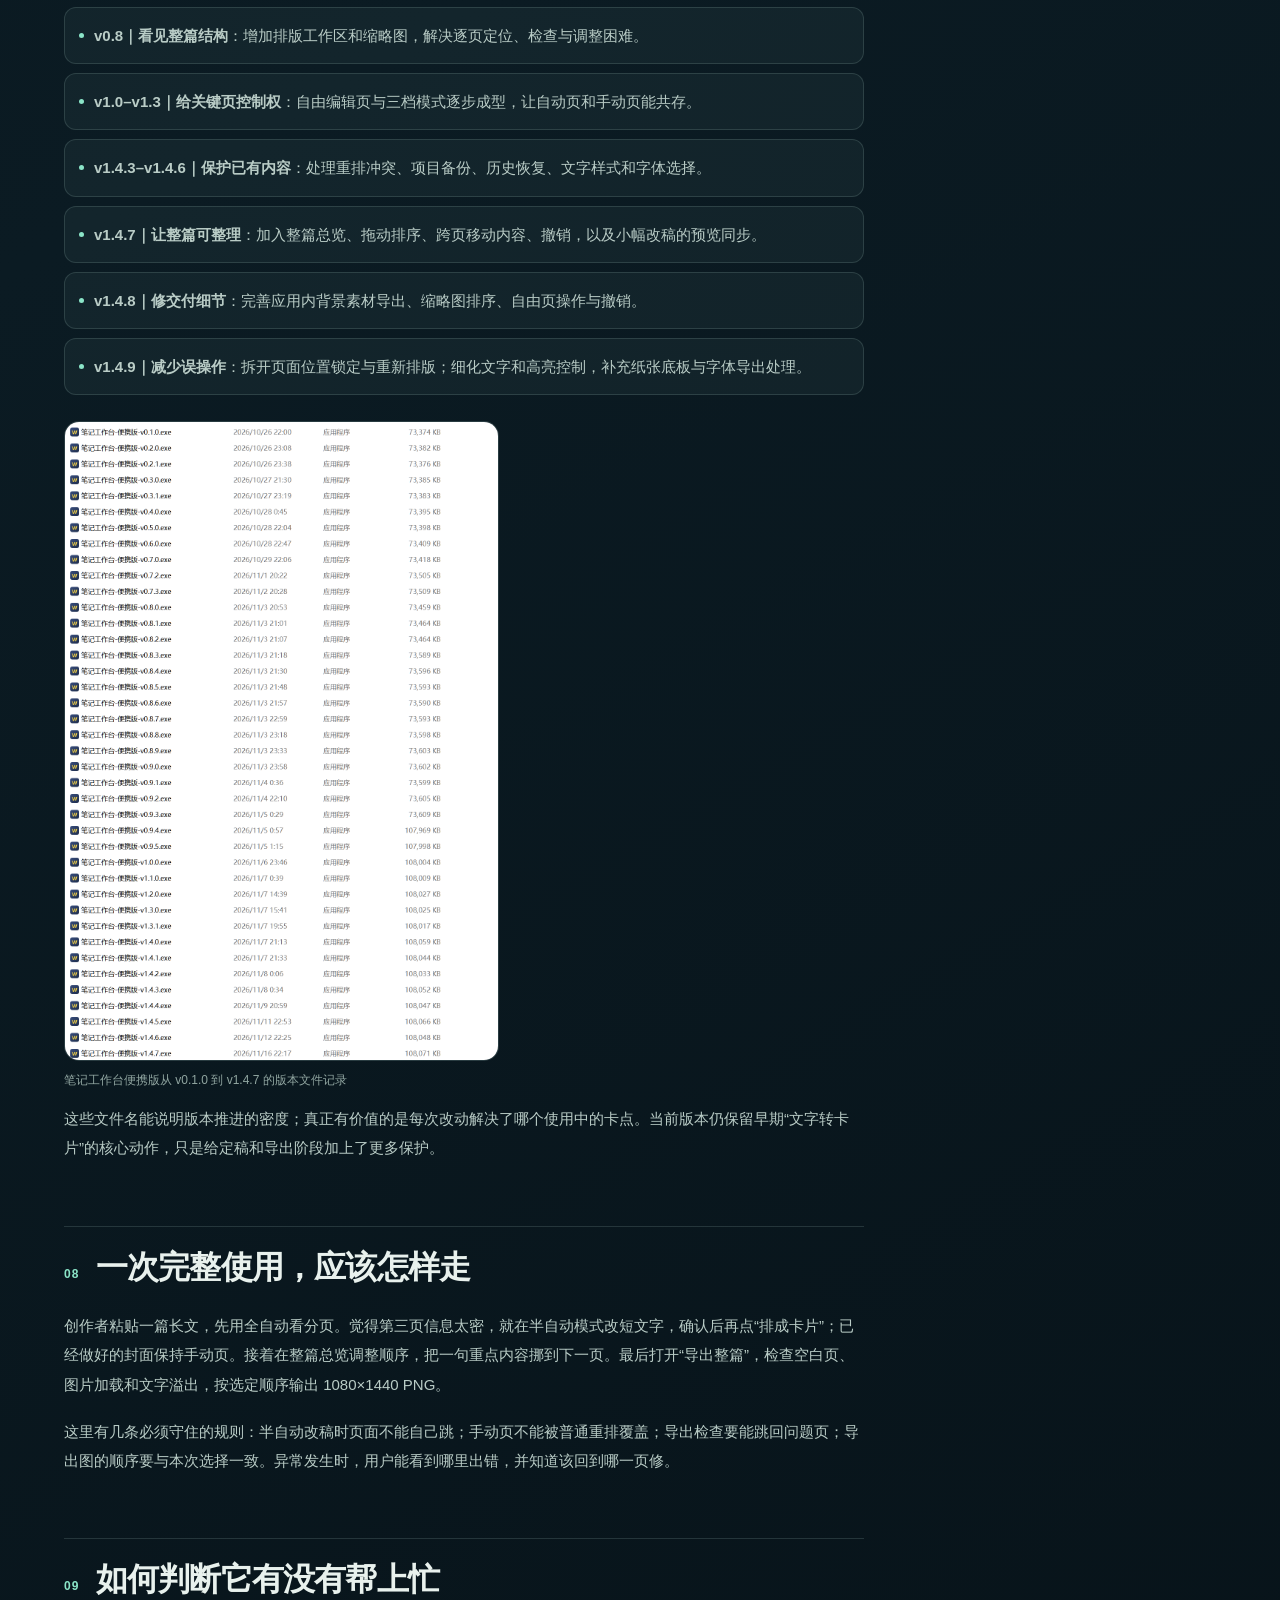
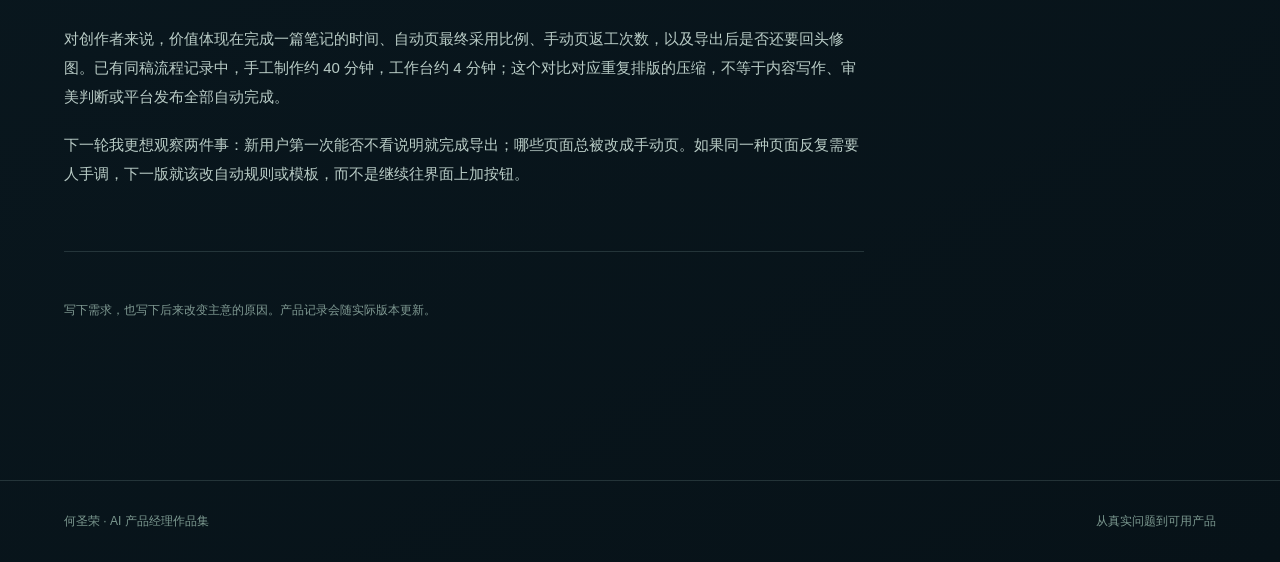
<file: prd/note-studio.html>
<!doctype html>
<html lang="zh-CN"><head><meta charset="utf-8"><meta name="viewport" content="width=device-width,initial-scale=1">
<meta name="theme-color" content="#071218"><meta name="description" content="小红书笔记工作台的完整产品需求与迭代记录">
<title>小红书笔记工作台 · PRD｜何圣荣作品集</title><link rel="stylesheet" href="../prd.css"></head>
<body><div class="reading-progress" aria-hidden="true"></div><a class="skip" href="#content">跳到正文</a>
<header class="topbar"><a class="brand" href="../index.html"><b>何</b><span>何圣荣 <small>/ 产品作品集</small></span></a><nav><a href="../projects/note-studio.html">项目案例</a><a href="../index.html#projects">全部项目</a></nav></header>
<main id="content"><div class="hero"><div class="eyebrow">PRODUCT REQUIREMENTS · 01 / 07</div><p class="hero-kind">项目需求与迭代记录</p><h1>小红书笔记工作台</h1><p class="hero-sub">从文字到图卡，把效率与控制权放进同一条工作流</p><div class="hero-actions"><a href="../projects/note-studio.html">返回项目案例 ↗</a><span>向下阅读完整 PRD</span></div></div>
<div class="reading-layout"><article class="document"><p class="prd-lede">当前本机项目 README 记录到 v1.4.9。下方版本文件截图记录到 v1.4.7；它展示持续迭代的过程，具体功能以对应版本的界面和项目说明为准。</p><section class="prd-section" id="section-1"><h2><span>01</span>起点：我自己发笔记时卡在哪里</h2><p>一篇干货笔记写完，只完成了一半。小红书图文还要拆成 3:4 卡片：哪里换页、封面放哪句话、哪段要突出、最后导出的每张图有没有溢出，都要重新处理。我运营账号时反复做这些事，发现最费时间的并非创作本身，而是把已经写好的内容搬进一套固定尺寸里。</p><p>最早的需求很直接：把长文贴进来，先给我一版可用的图卡。但做着做着发现，“一键完成”只解决了初稿；越接近发布，创作者越在乎能不能改、改完会不会被下一次自动排版冲掉。这才是后来整个产品的主线。</p></section><section class="prd-section" id="section-2"><h2><span>02</span>面向谁，在哪个时刻打开它</h2><p>主要使用者是持续发布干货图文的小红书创作者。她可能刚写完一篇内容，需要快速看整体分页；也可能已经调好封面，只想改正文某一句；临发布前，还要逐张检查导出的图。三个时刻需要的不是同一种编辑方式。</p><ul><li>刚写完：先看自动拆页的整体节奏，允许结果粗糙，但要快。</li><li>稿子定了：保持页数和重点段落稳定，只在明确点击时重新排版。</li><li>要发布：封面和重点页逐个摆好，检查顺序、空页、图片和文字边界后导出。</li></ul><p>因此，我把目标定为“让重复排版变少，同时保住创作者对成稿的决定权”。</p></section><section class="prd-section" id="section-3"><h2><span>03</span>第一版：先验证文字能不能变成图卡</h2><p>v0.1 到 v0.7 围绕一条最短路径：输入文稿、自动拆页、看预览、导出图片。早期界面把原文和卡片放在同一屏，让我一改文字就能看见效果。这个阶段没有先做复杂的编辑器；如果基础分页都不可用，再多模板也救不了产品。</p><p>实际使用很快暴露两个问题。第一，自动分页能给出起点，却不理解“这句话我要放在封面”的意图。第二，原稿一改，已调整的页面可能被重新计算。v0.8 因此把预览升级为工作区：增加整篇缩略图与逐页操作，先让“第几页出了问题”变得可见，后续才能谈精修。</p></section><section class="prd-section" id="section-4"><h2><span>04</span>决策一：为什么做三档排版</h2><p>最初很容易把产品做成两个按钮：自动生成、手动编辑。但这会让用户在“不断被自动改动”和“每页都自己排”之间二选一。真实写作并不这样走：初稿需要自动，定稿需要稳定，少数关键页需要自由。因此我增加半自动，让三个模式分别接住三个工作时刻。</p><ul><li><strong>全自动</strong>：停笔约 1.2 秒后更新自动页预览，适合边写边看。中文组字和拖动对象时会等待，避免输入中跳动。</li><li><strong>半自动，默认模式</strong>：文字可以继续改，当前分页先保留；点击“排成卡片”才重算。适合成稿后的稳定调整。</li><li><strong>全手动</strong>：把文字或图片作为对象移动、缩放，专门处理封面和重点页。</li></ul><p>关键不在于三个入口，而在于它们能接力。同一篇笔记里，普通正文保持自动页，封面转成手动页。用户可以先让机器做多数重复工作，再把时间花在最需要审美判断的页面。</p></section><section class="prd-section" id="section-5"><h2><span>05</span>决策二：自动重排不能覆盖手动成果</h2><p>如果作者把封面花十分钟调好，下一次改正文却把它冲掉，这个工具就不值得信任。所以手动页会在自动重排时保留。文稿与手动页发生冲突时，自动更新暂停；重排预览说明受影响的页码和页数变化，再由用户决定是否应用。应用后仍能撤销。</p><p>这个机制也有代价：旧手动页和新自动文案可能同时存在，需要人确认内容是否重复。我选择把冲突摆出来，而不在后台擅自合并。v1.4.7 之后，小幅改稿可以经预览安全同步到手动页，保留原有位置和字体；结构变化无法对应时继续提示检查。</p><p>页面锁定还要分清两件事：锁住一个对象，防止误拖；保留一张手动页，不让自动排版改写。v1.4.9 把页面位置锁定与重新排版进一步分开，解锁后仍保留移动过的布局。</p></section><section class="prd-section" id="section-6"><h2><span>06</span>AI 只进入写稿层，结果由作者采纳</h2><p>写稿时，AI 可以帮忙起大纲或给局部润色建议。建议先展示，再由作者选择采纳；排版结果不会因为 AI 建议而被静默改动。这里的边界来自实际工作：文案能不能用、封面够不够好、句子是否符合账号风格，仍需要创作者判断。</p><p>编辑和导出在本机完成。只有用户主动使用 AI 功能时，相关输入才发送到其配置的服务。这个设计让“快速得到思路”和“保留作品控制权”可以同时成立。</p></section><section class="prd-section" id="section-7"><h2><span>07</span>版本怎样一步步改变产品</h2><ul><li><strong>v0.1–v0.7｜验证核心动作</strong>：先打通文稿输入、自动分页与批量导出，确认文字转图卡的基础流程。</li><li><strong>v0.8｜看见整篇结构</strong>：增加排版工作区和缩略图，解决逐页定位、检查与调整困难。</li><li><strong>v1.0–v1.3｜给关键页控制权</strong>：自由编辑页与三档模式逐步成型，让自动页和手动页能共存。</li><li><strong>v1.4.3–v1.4.6｜保护已有内容</strong>：处理重排冲突、项目备份、历史恢复、文字样式和字体选择。</li><li><strong>v1.4.7｜让整篇可整理</strong>：加入整篇总览、拖动排序、跨页移动内容、撤销，以及小幅改稿的预览同步。</li><li><strong>v1.4.8｜修交付细节</strong>：完善应用内背景素材导出、缩略图排序、自由页操作与撤销。</li><li><strong>v1.4.9｜减少误操作</strong>：拆开页面位置锁定与重新排版；细化文字和高亮控制，补充纸张底板与字体导出处理。</li></ul><figure class="prd-figure"><img src="../assets/note-version-list.png" alt="笔记工作台便携版从 v0.1.0 到 v1.4.7 的版本文件记录" loading="lazy"><figcaption>笔记工作台便携版从 v0.1.0 到 v1.4.7 的版本文件记录</figcaption></figure><p>这些文件名能说明版本推进的密度；真正有价值的是每次改动解决了哪个使用中的卡点。当前版本仍保留早期“文字转卡片”的核心动作，只是给定稿和导出阶段加上了更多保护。</p></section><section class="prd-section" id="section-8"><h2><span>08</span>一次完整使用，应该怎样走</h2><p>创作者粘贴一篇长文，先用全自动看分页。觉得第三页信息太密，就在半自动模式改短文字，确认后再点“排成卡片”；已经做好的封面保持手动页。接着在整篇总览调整顺序，把一句重点内容挪到下一页。最后打开“导出整篇”，检查空白页、图片加载和文字溢出，按选定顺序输出 1080×1440 PNG。</p><p>这里有几条必须守住的规则：半自动改稿时页面不能自己跳；手动页不能被普通重排覆盖；导出检查要能跳回问题页；导出图的顺序要与本次选择一致。异常发生时，用户能看到哪里出错，并知道该回到哪一页修。</p></section><section class="prd-section" id="section-9"><h2><span>09</span>如何判断它有没有帮上忙</h2><p>对创作者来说，价值体现在完成一篇笔记的时间、自动页最终采用比例、手动页返工次数，以及导出后是否还要回头修图。已有同稿流程记录中，手工制作约 40 分钟，工作台约 4 分钟；这个对比对应重复排版的压缩，不等于内容写作、审美判断或平台发布全部自动完成。</p><p>下一轮我更想观察两件事：新用户第一次能否不看说明就完成导出；哪些页面总被改成手动页。如果同一种页面反复需要人手调，下一版就该改自动规则或模板，而不是继续往界面上加按钮。</p></section><div class="endnote">写下需求，也写下后来改变主意的原因。产品记录会随实际版本更新。</div></article>
<aside class="chapter-nav" aria-label="文档章节"><div class="chapter-head">本页目录 <span>PRD / 01</span></div><a href="#section-1"><span>01</span>起点：我自己发笔记时卡在哪里</a><a href="#section-2"><span>02</span>面向谁，在哪个时刻打开它</a><a href="#section-3"><span>03</span>第一版：先验证文字能不能变成图卡</a><a href="#section-4"><span>04</span>决策一：为什么做三档排版</a><a href="#section-5"><span>05</span>决策二：自动重排不能覆盖手动成果</a><a href="#section-6"><span>06</span>AI 只进入写稿层，结果由作者采纳</a><a href="#section-7"><span>07</span>版本怎样一步步改变产品</a><a href="#section-8"><span>08</span>一次完整使用，应该怎样走</a><a href="#section-9"><span>09</span>如何判断它有没有帮上忙</a></aside></div></main>
<footer><a href="../index.html">何圣荣 · AI 产品经理作品集</a><span>从真实问题到可用产品</span></footer>
<script src="../prd.js" defer></script></body></html>
</file>
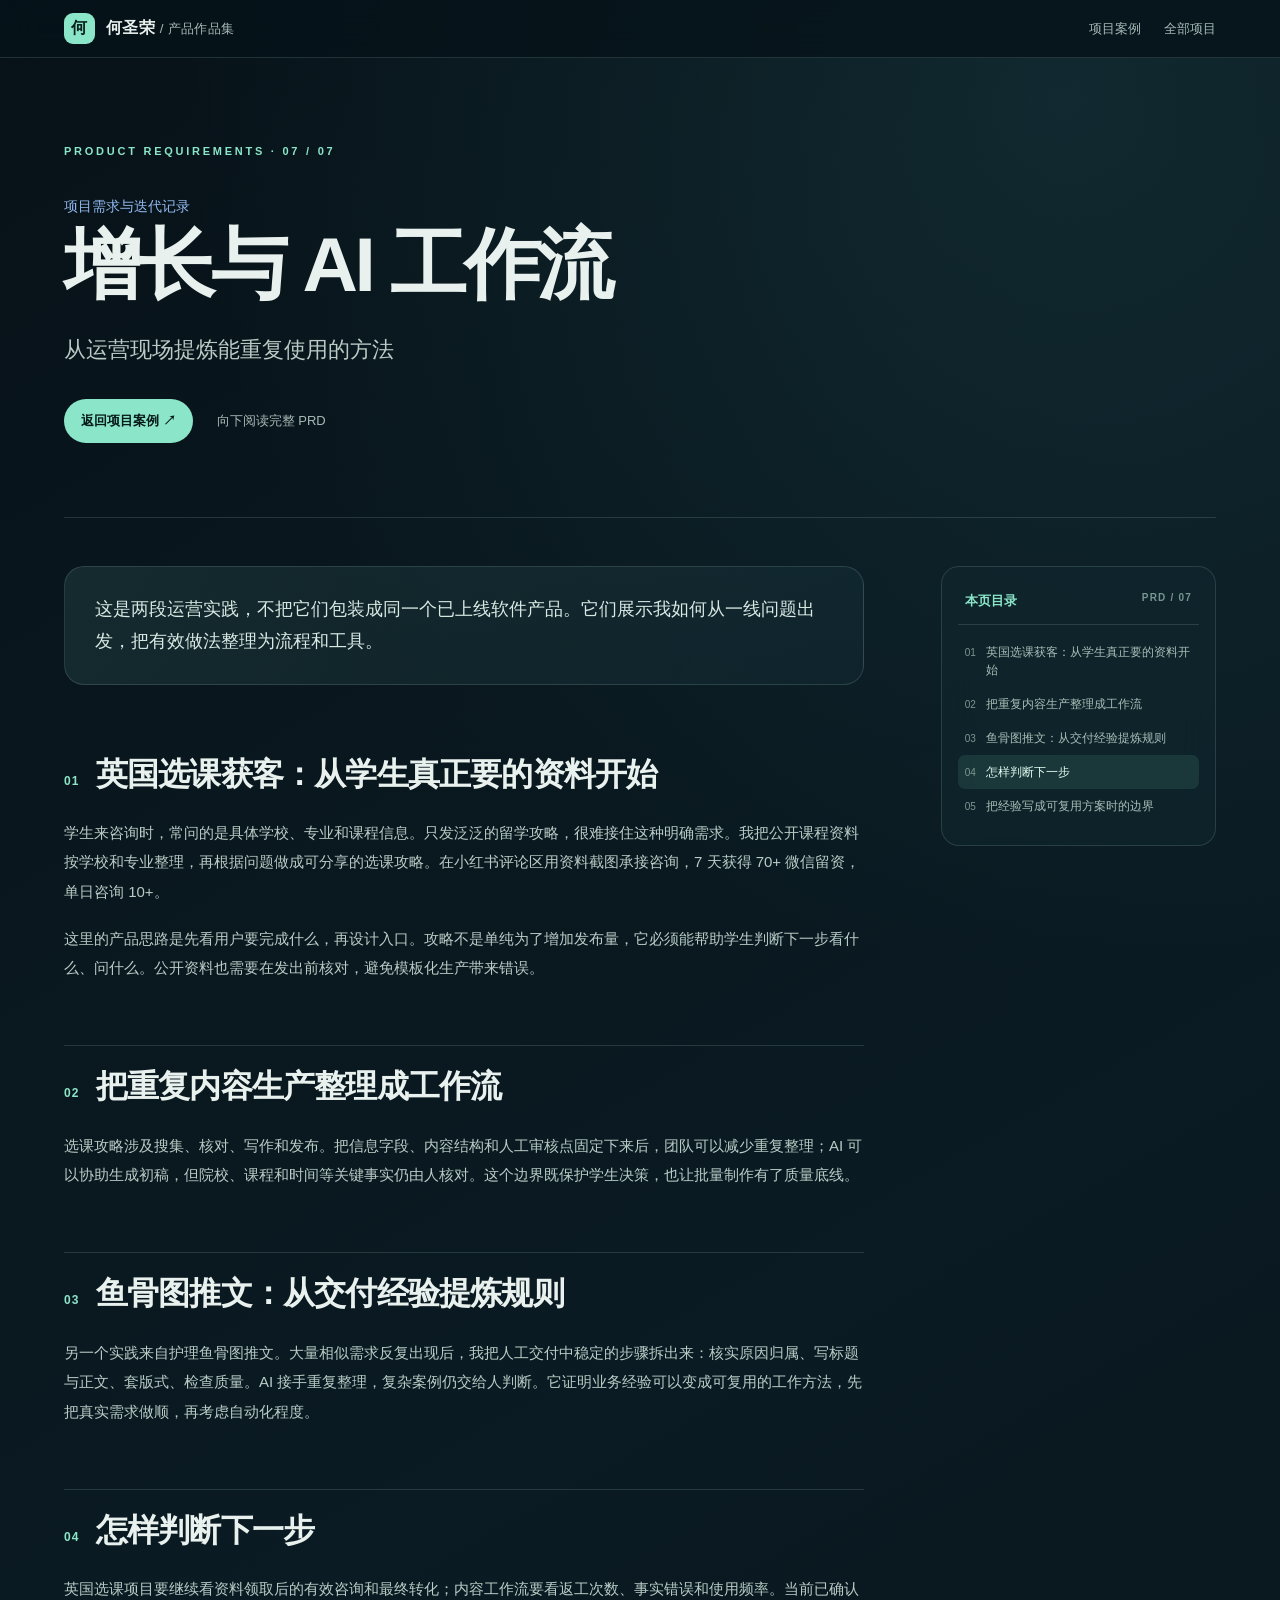
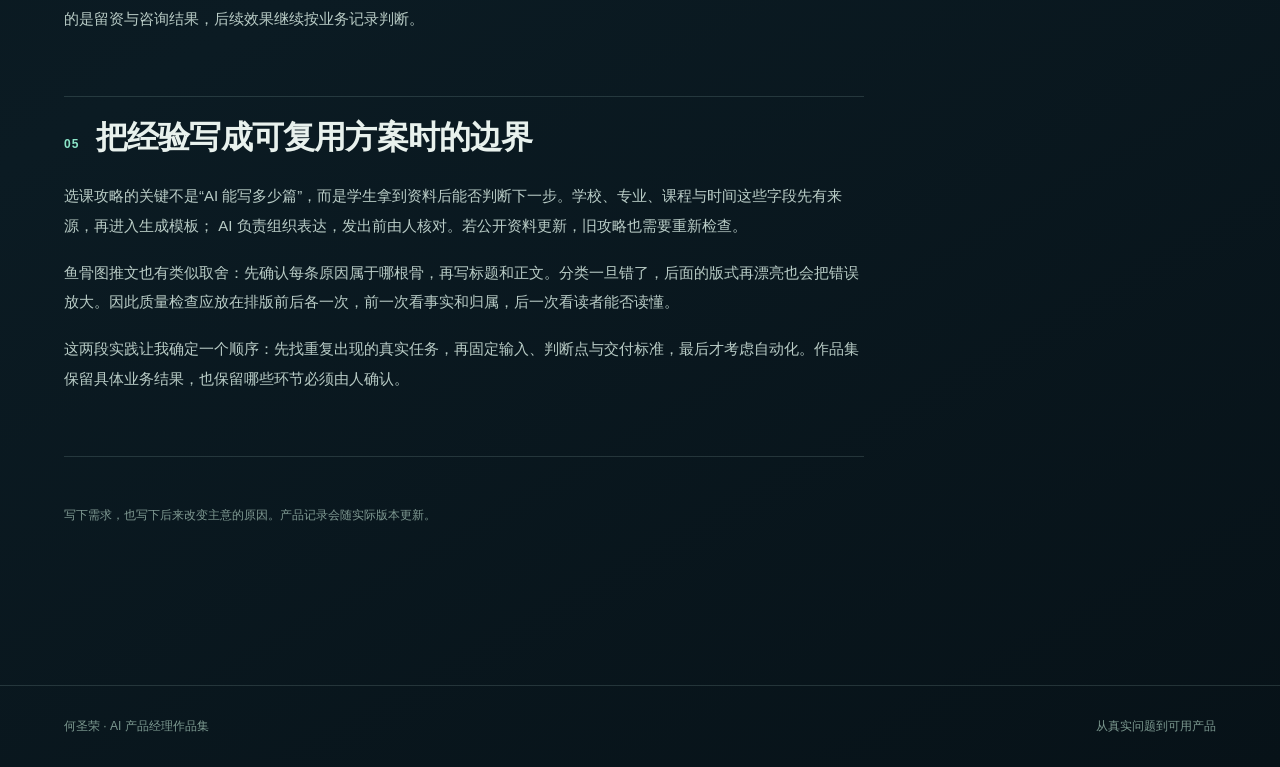
<file: prd/practice.html>
<!doctype html>
<html lang="zh-CN"><head><meta charset="utf-8"><meta name="viewport" content="width=device-width,initial-scale=1">
<meta name="theme-color" content="#071218"><meta name="description" content="增长与 AI 工作流的完整产品需求与迭代记录">
<title>增长与 AI 工作流 · PRD｜何圣荣作品集</title><link rel="stylesheet" href="../prd.css"></head>
<body><div class="reading-progress" aria-hidden="true"></div><a class="skip" href="#content">跳到正文</a>
<header class="topbar"><a class="brand" href="../index.html"><b>何</b><span>何圣荣 <small>/ 产品作品集</small></span></a><nav><a href="../projects/practice.html">项目案例</a><a href="../index.html#projects">全部项目</a></nav></header>
<main id="content"><div class="hero"><div class="eyebrow">PRODUCT REQUIREMENTS · 07 / 07</div><p class="hero-kind">项目需求与迭代记录</p><h1>增长与 AI 工作流</h1><p class="hero-sub">从运营现场提炼能重复使用的方法</p><div class="hero-actions"><a href="../projects/practice.html">返回项目案例 ↗</a><span>向下阅读完整 PRD</span></div></div>
<div class="reading-layout"><article class="document"><p class="prd-lede">这是两段运营实践，不把它们包装成同一个已上线软件产品。它们展示我如何从一线问题出发，把有效做法整理为流程和工具。</p><section class="prd-section" id="section-1"><h2><span>01</span>英国选课获客：从学生真正要的资料开始</h2><p>学生来咨询时，常问的是具体学校、专业和课程信息。只发泛泛的留学攻略，很难接住这种明确需求。我把公开课程资料按学校和专业整理，再根据问题做成可分享的选课攻略。在小红书评论区用资料截图承接咨询，7 天获得 70+ 微信留资，单日咨询 10+。</p><p>这里的产品思路是先看用户要完成什么，再设计入口。攻略不是单纯为了增加发布量，它必须能帮助学生判断下一步看什么、问什么。公开资料也需要在发出前核对，避免模板化生产带来错误。</p></section><section class="prd-section" id="section-2"><h2><span>02</span>把重复内容生产整理成工作流</h2><p>选课攻略涉及搜集、核对、写作和发布。把信息字段、内容结构和人工审核点固定下来后，团队可以减少重复整理；AI 可以协助生成初稿，但院校、课程和时间等关键事实仍由人核对。这个边界既保护学生决策，也让批量制作有了质量底线。</p></section><section class="prd-section" id="section-3"><h2><span>03</span>鱼骨图推文：从交付经验提炼规则</h2><p>另一个实践来自护理鱼骨图推文。大量相似需求反复出现后，我把人工交付中稳定的步骤拆出来：核实原因归属、写标题与正文、套版式、检查质量。AI 接手重复整理，复杂案例仍交给人判断。它证明业务经验可以变成可复用的工作方法，先把真实需求做顺，再考虑自动化程度。</p></section><section class="prd-section" id="section-4"><h2><span>04</span>怎样判断下一步</h2><p>英国选课项目要继续看资料领取后的有效咨询和最终转化；内容工作流要看返工次数、事实错误和使用频率。当前已确认的是留资与咨询结果，后续效果继续按业务记录判断。</p></section><section class="prd-section" id="section-5"><h2><span>05</span>把经验写成可复用方案时的边界</h2><p>选课攻略的关键不是“AI 能写多少篇”，而是学生拿到资料后能否判断下一步。学校、专业、课程与时间这些字段先有来源，再进入生成模板； AI 负责组织表达，发出前由人核对。若公开资料更新，旧攻略也需要重新检查。</p><p>鱼骨图推文也有类似取舍：先确认每条原因属于哪根骨，再写标题和正文。分类一旦错了，后面的版式再漂亮也会把错误放大。因此质量检查应放在排版前后各一次，前一次看事实和归属，后一次看读者能否读懂。</p><p>这两段实践让我确定一个顺序：先找重复出现的真实任务，再固定输入、判断点与交付标准，最后才考虑自动化。作品集保留具体业务结果，也保留哪些环节必须由人确认。</p></section><div class="endnote">写下需求，也写下后来改变主意的原因。产品记录会随实际版本更新。</div></article>
<aside class="chapter-nav" aria-label="文档章节"><div class="chapter-head">本页目录 <span>PRD / 07</span></div><a href="#section-1"><span>01</span>英国选课获客：从学生真正要的资料开始</a><a href="#section-2"><span>02</span>把重复内容生产整理成工作流</a><a href="#section-3"><span>03</span>鱼骨图推文：从交付经验提炼规则</a><a href="#section-4"><span>04</span>怎样判断下一步</a><a href="#section-5"><span>05</span>把经验写成可复用方案时的边界</a></aside></div></main>
<footer><a href="../index.html">何圣荣 · AI 产品经理作品集</a><span>从真实问题到可用产品</span></footer>
<script src="../prd.js" defer></script></body></html>
</file>
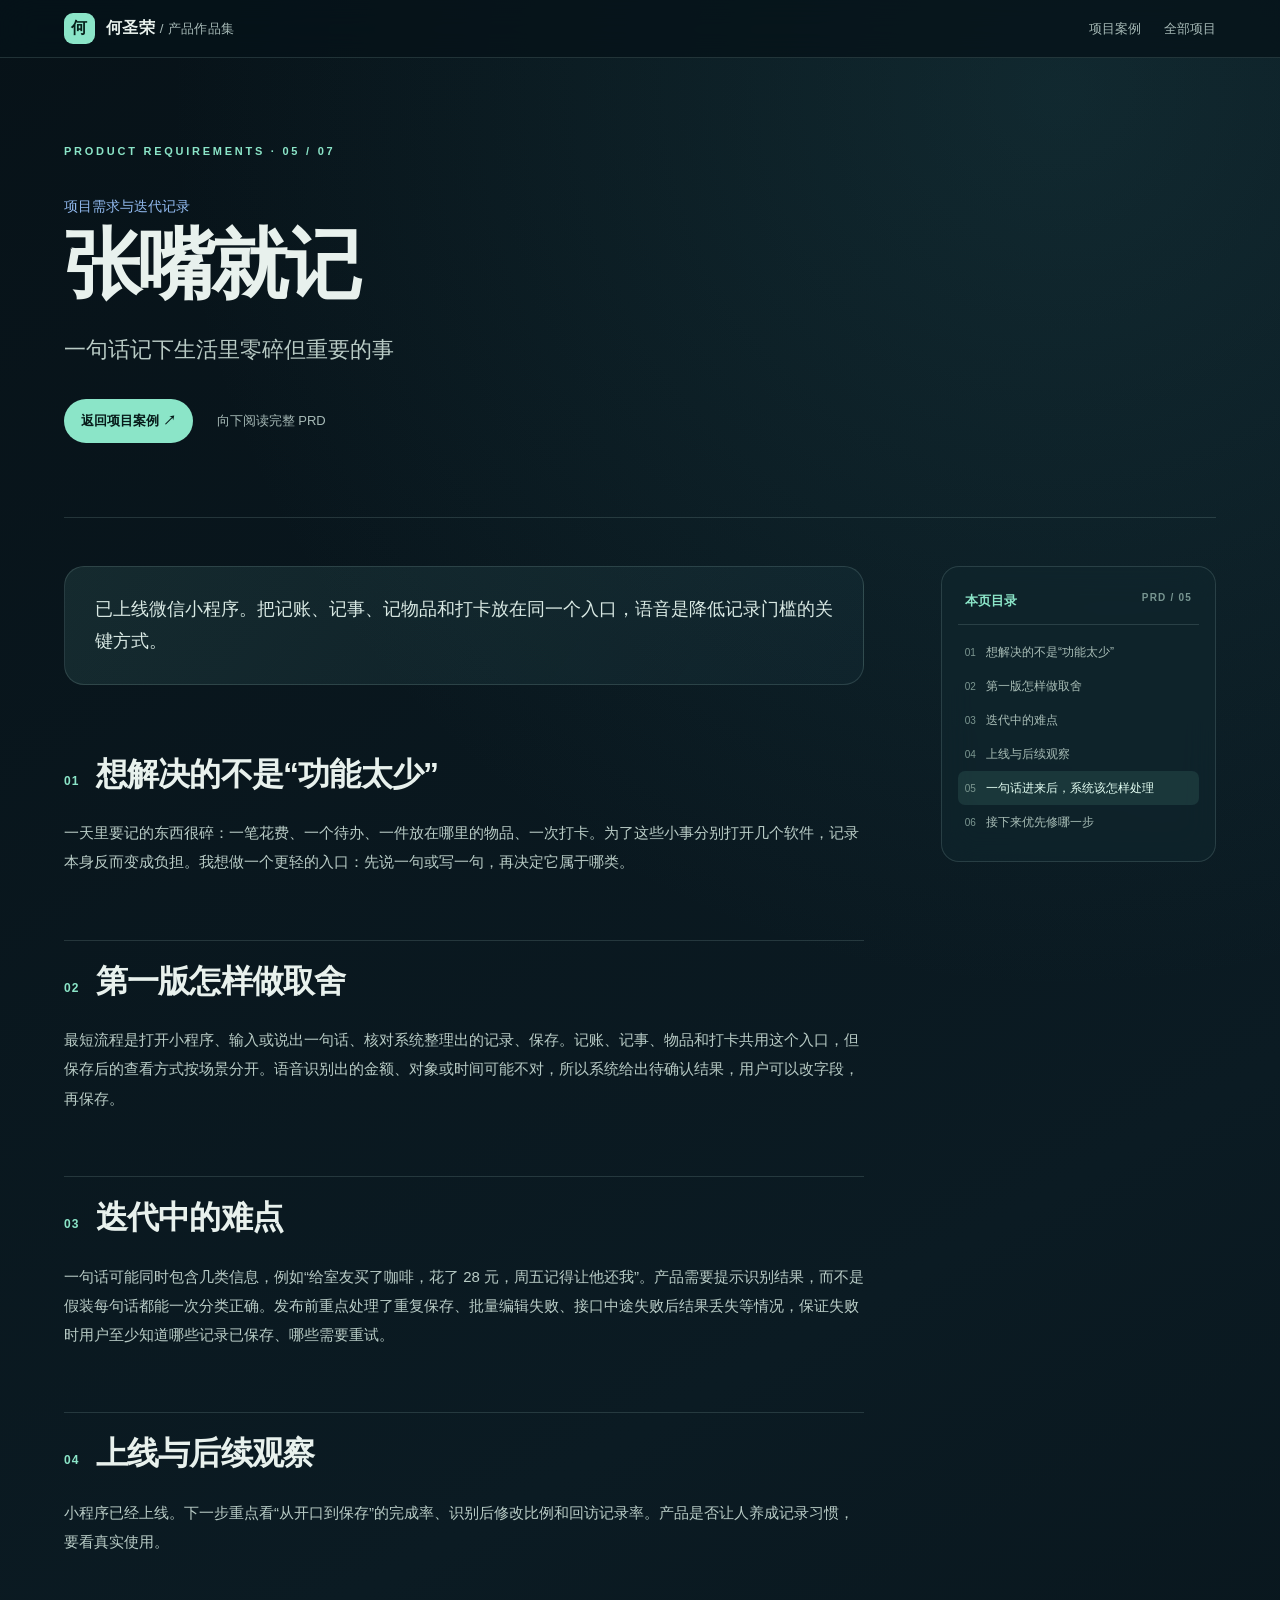
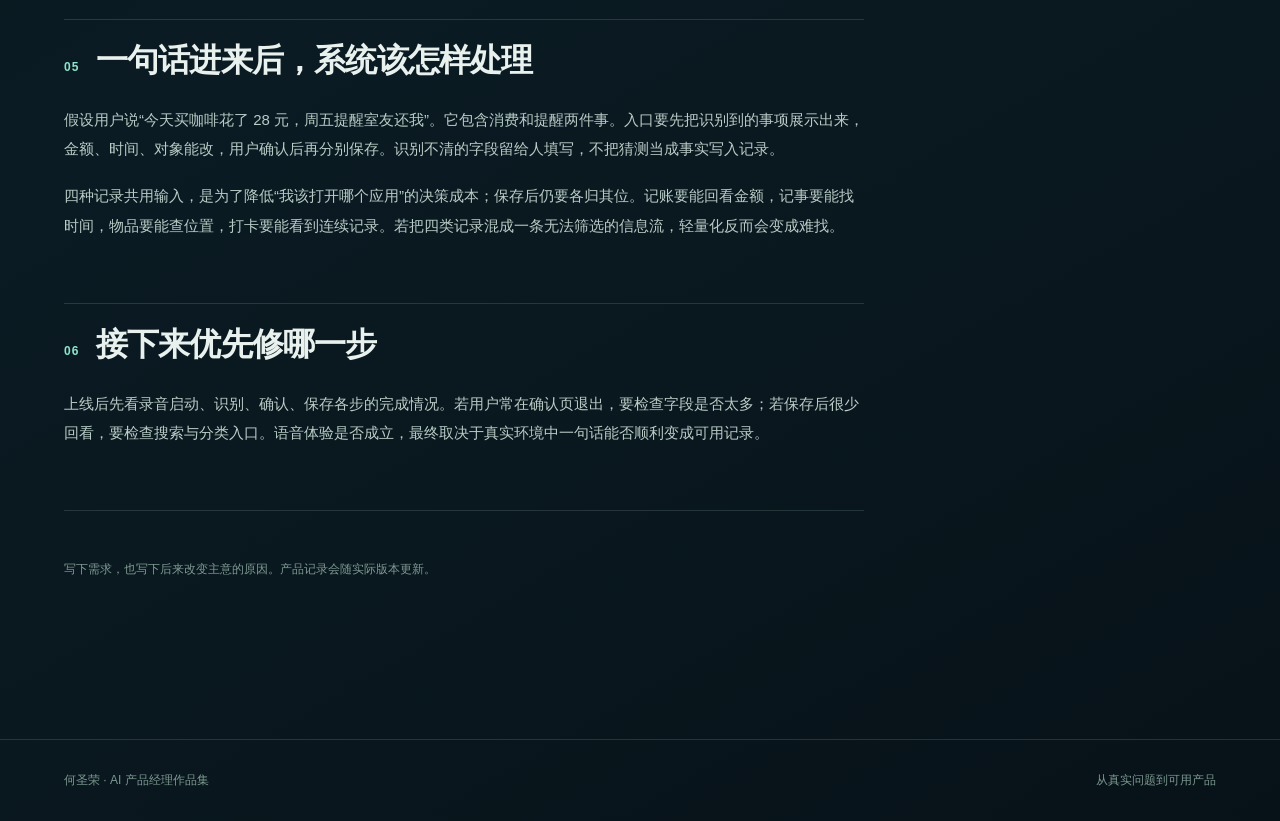
<file: prd/voice.html>
<!doctype html>
<html lang="zh-CN"><head><meta charset="utf-8"><meta name="viewport" content="width=device-width,initial-scale=1">
<meta name="theme-color" content="#071218"><meta name="description" content="张嘴就记的完整产品需求与迭代记录">
<title>张嘴就记 · PRD｜何圣荣作品集</title><link rel="stylesheet" href="../prd.css"></head>
<body><div class="reading-progress" aria-hidden="true"></div><a class="skip" href="#content">跳到正文</a>
<header class="topbar"><a class="brand" href="../index.html"><b>何</b><span>何圣荣 <small>/ 产品作品集</small></span></a><nav><a href="../projects/voice.html">项目案例</a><a href="../index.html#projects">全部项目</a></nav></header>
<main id="content"><div class="hero"><div class="eyebrow">PRODUCT REQUIREMENTS · 05 / 07</div><p class="hero-kind">项目需求与迭代记录</p><h1>张嘴就记</h1><p class="hero-sub">一句话记下生活里零碎但重要的事</p><div class="hero-actions"><a href="../projects/voice.html">返回项目案例 ↗</a><span>向下阅读完整 PRD</span></div></div>
<div class="reading-layout"><article class="document"><p class="prd-lede">已上线微信小程序。把记账、记事、记物品和打卡放在同一个入口，语音是降低记录门槛的关键方式。</p><section class="prd-section" id="section-1"><h2><span>01</span>想解决的不是“功能太少”</h2><p>一天里要记的东西很碎：一笔花费、一个待办、一件放在哪里的物品、一次打卡。为了这些小事分别打开几个软件，记录本身反而变成负担。我想做一个更轻的入口：先说一句或写一句，再决定它属于哪类。</p></section><section class="prd-section" id="section-2"><h2><span>02</span>第一版怎样做取舍</h2><p>最短流程是打开小程序、输入或说出一句话、核对系统整理出的记录、保存。记账、记事、物品和打卡共用这个入口，但保存后的查看方式按场景分开。语音识别出的金额、对象或时间可能不对，所以系统给出待确认结果，用户可以改字段，再保存。</p></section><section class="prd-section" id="section-3"><h2><span>03</span>迭代中的难点</h2><p>一句话可能同时包含几类信息，例如“给室友买了咖啡，花了 28 元，周五记得让他还我”。产品需要提示识别结果，而不是假装每句话都能一次分类正确。发布前重点处理了重复保存、批量编辑失败、接口中途失败后结果丢失等情况，保证失败时用户至少知道哪些记录已保存、哪些需要重试。</p></section><section class="prd-section" id="section-4"><h2><span>04</span>上线与后续观察</h2><p>小程序已经上线。下一步重点看“从开口到保存”的完成率、识别后修改比例和回访记录率。产品是否让人养成记录习惯，要看真实使用。</p></section><section class="prd-section" id="section-5"><h2><span>05</span>一句话进来后，系统该怎样处理</h2><p>假设用户说“今天买咖啡花了 28 元，周五提醒室友还我”。它包含消费和提醒两件事。入口要先把识别到的事项展示出来，金额、时间、对象能改，用户确认后再分别保存。识别不清的字段留给人填写，不把猜测当成事实写入记录。</p><p>四种记录共用输入，是为了降低“我该打开哪个应用”的决策成本；保存后仍要各归其位。记账要能回看金额，记事要能找时间，物品要能查位置，打卡要能看到连续记录。若把四类记录混成一条无法筛选的信息流，轻量化反而会变成难找。</p></section><section class="prd-section" id="section-6"><h2><span>06</span>接下来优先修哪一步</h2><p>上线后先看录音启动、识别、确认、保存各步的完成情况。若用户常在确认页退出，要检查字段是否太多；若保存后很少回看，要检查搜索与分类入口。语音体验是否成立，最终取决于真实环境中一句话能否顺利变成可用记录。</p></section><div class="endnote">写下需求，也写下后来改变主意的原因。产品记录会随实际版本更新。</div></article>
<aside class="chapter-nav" aria-label="文档章节"><div class="chapter-head">本页目录 <span>PRD / 05</span></div><a href="#section-1"><span>01</span>想解决的不是“功能太少”</a><a href="#section-2"><span>02</span>第一版怎样做取舍</a><a href="#section-3"><span>03</span>迭代中的难点</a><a href="#section-4"><span>04</span>上线与后续观察</a><a href="#section-5"><span>05</span>一句话进来后，系统该怎样处理</a><a href="#section-6"><span>06</span>接下来优先修哪一步</a></aside></div></main>
<footer><a href="../index.html">何圣荣 · AI 产品经理作品集</a><span>从真实问题到可用产品</span></footer>
<script src="../prd.js" defer></script></body></html>
</file>
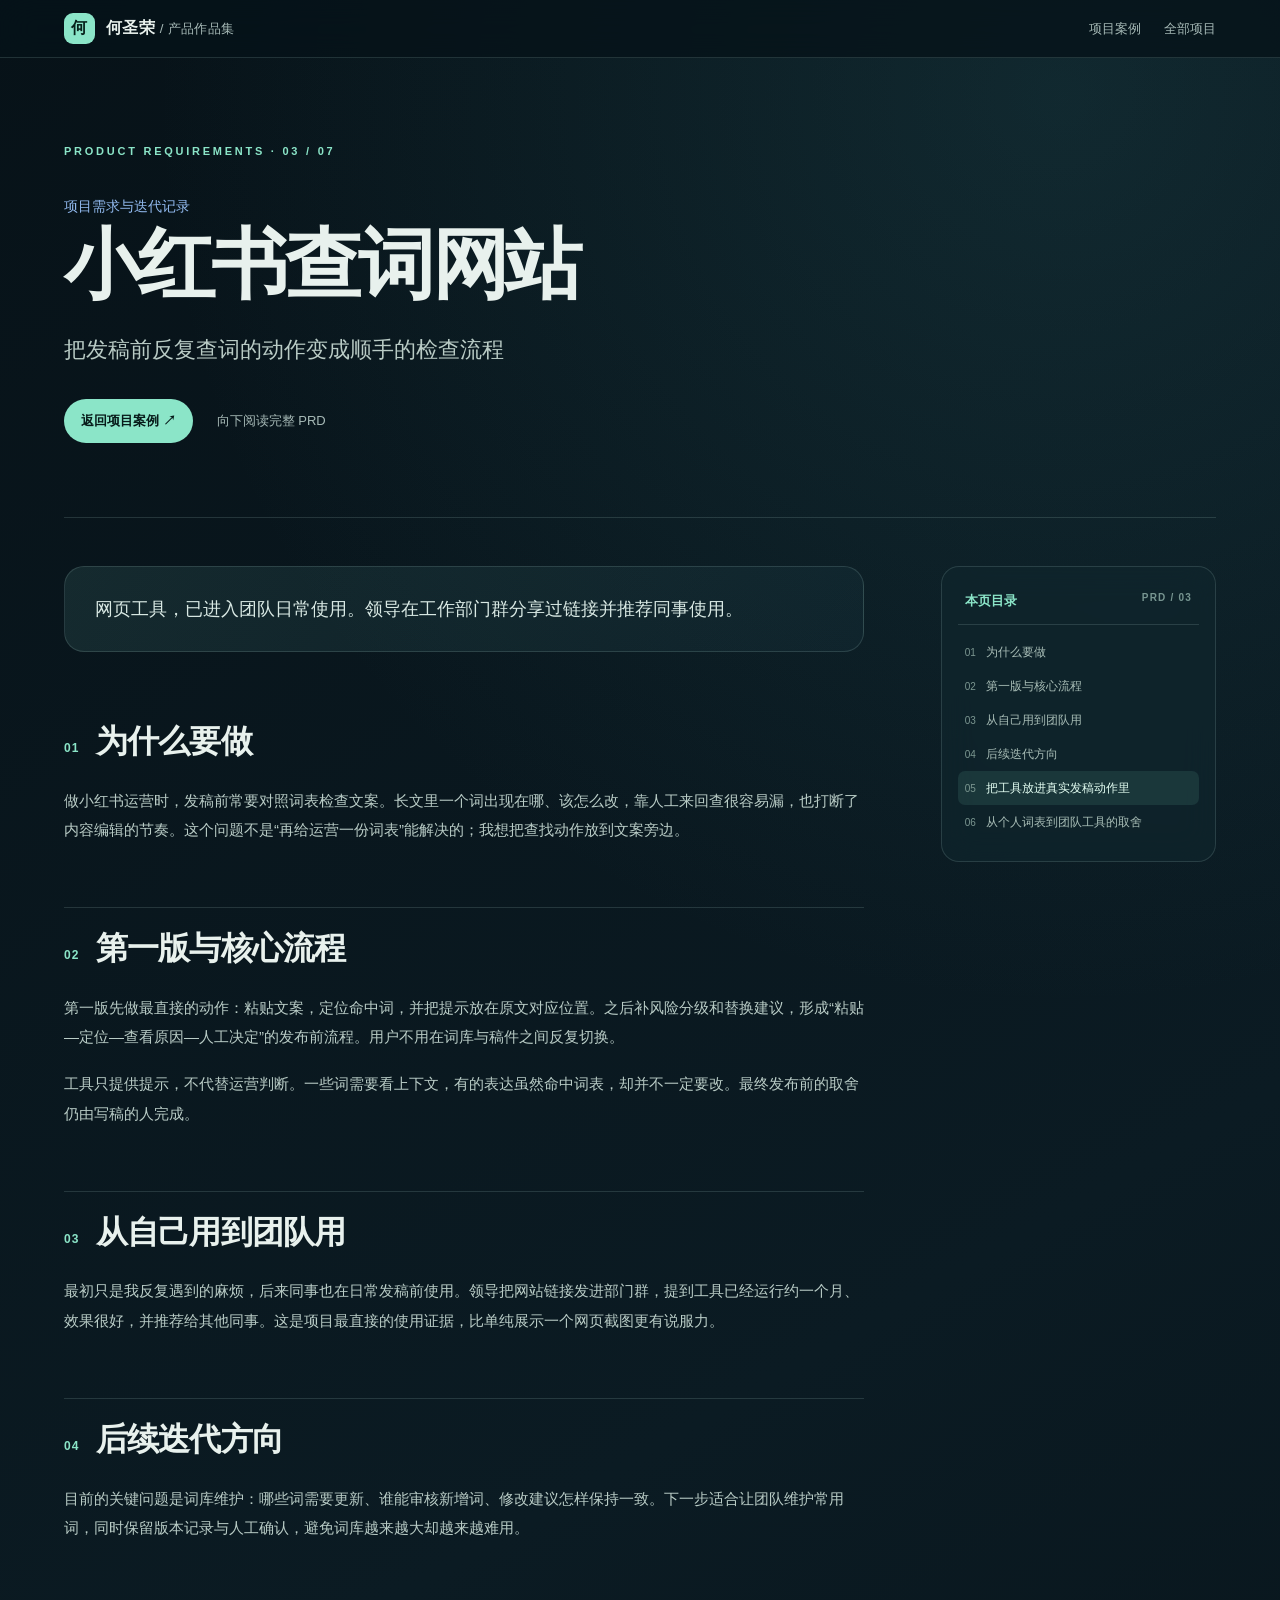
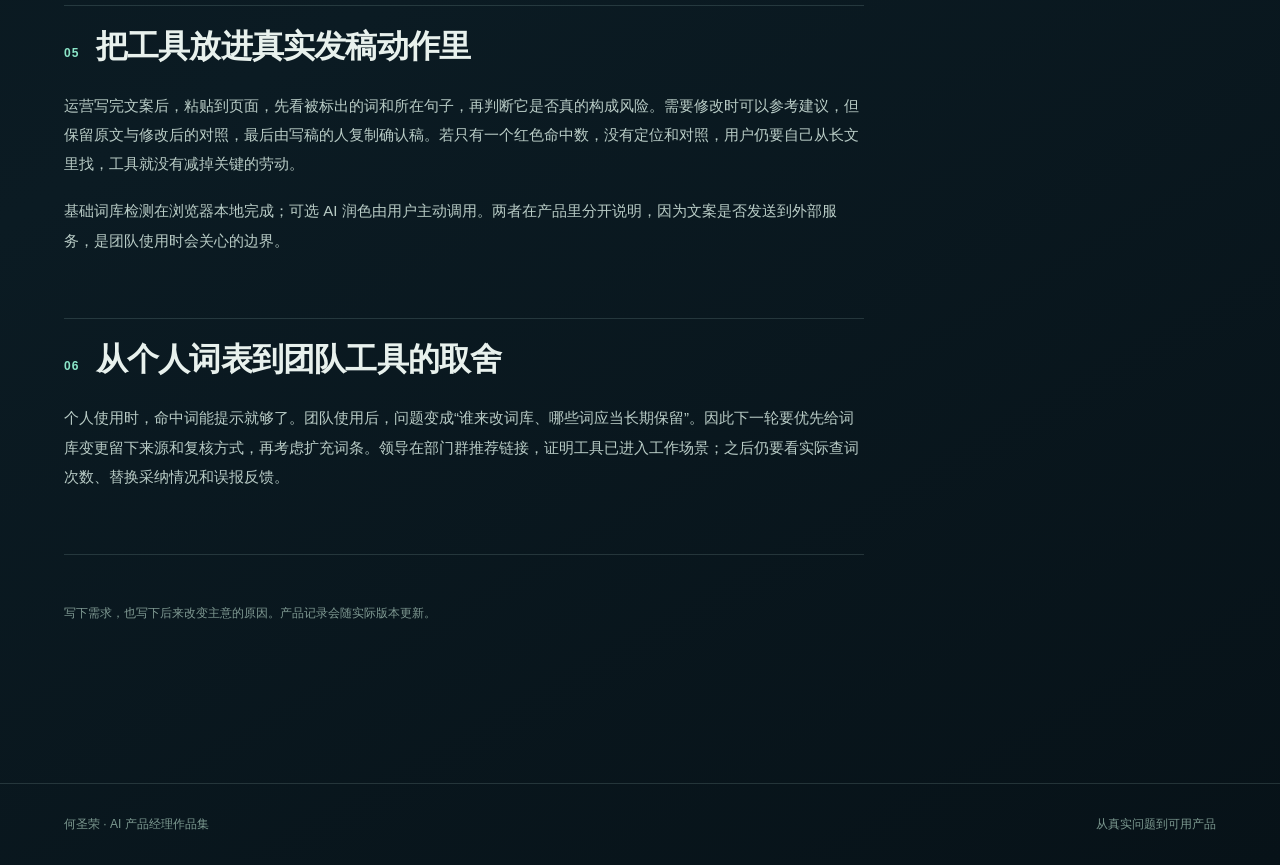
<file: prd/word-check.html>
<!doctype html>
<html lang="zh-CN"><head><meta charset="utf-8"><meta name="viewport" content="width=device-width,initial-scale=1">
<meta name="theme-color" content="#071218"><meta name="description" content="小红书查词网站的完整产品需求与迭代记录">
<title>小红书查词网站 · PRD｜何圣荣作品集</title><link rel="stylesheet" href="../prd.css"></head>
<body><div class="reading-progress" aria-hidden="true"></div><a class="skip" href="#content">跳到正文</a>
<header class="topbar"><a class="brand" href="../index.html"><b>何</b><span>何圣荣 <small>/ 产品作品集</small></span></a><nav><a href="../projects/word-check.html">项目案例</a><a href="../index.html#projects">全部项目</a></nav></header>
<main id="content"><div class="hero"><div class="eyebrow">PRODUCT REQUIREMENTS · 03 / 07</div><p class="hero-kind">项目需求与迭代记录</p><h1>小红书查词网站</h1><p class="hero-sub">把发稿前反复查词的动作变成顺手的检查流程</p><div class="hero-actions"><a href="../projects/word-check.html">返回项目案例 ↗</a><span>向下阅读完整 PRD</span></div></div>
<div class="reading-layout"><article class="document"><p class="prd-lede">网页工具，已进入团队日常使用。领导在工作部门群分享过链接并推荐同事使用。</p><section class="prd-section" id="section-1"><h2><span>01</span>为什么要做</h2><p>做小红书运营时，发稿前常要对照词表检查文案。长文里一个词出现在哪、该怎么改，靠人工来回查很容易漏，也打断了内容编辑的节奏。这个问题不是“再给运营一份词表”能解决的；我想把查找动作放到文案旁边。</p></section><section class="prd-section" id="section-2"><h2><span>02</span>第一版与核心流程</h2><p>第一版先做最直接的动作：粘贴文案，定位命中词，并把提示放在原文对应位置。之后补风险分级和替换建议，形成“粘贴—定位—查看原因—人工决定”的发布前流程。用户不用在词库与稿件之间反复切换。</p><p>工具只提供提示，不代替运营判断。一些词需要看上下文，有的表达虽然命中词表，却并不一定要改。最终发布前的取舍仍由写稿的人完成。</p></section><section class="prd-section" id="section-3"><h2><span>03</span>从自己用到团队用</h2><p>最初只是我反复遇到的麻烦，后来同事也在日常发稿前使用。领导把网站链接发进部门群，提到工具已经运行约一个月、效果很好，并推荐给其他同事。这是项目最直接的使用证据，比单纯展示一个网页截图更有说服力。</p></section><section class="prd-section" id="section-4"><h2><span>04</span>后续迭代方向</h2><p>目前的关键问题是词库维护：哪些词需要更新、谁能审核新增词、修改建议怎样保持一致。下一步适合让团队维护常用词，同时保留版本记录与人工确认，避免词库越来越大却越来越难用。</p></section><section class="prd-section" id="section-5"><h2><span>05</span>把工具放进真实发稿动作里</h2><p>运营写完文案后，粘贴到页面，先看被标出的词和所在句子，再判断它是否真的构成风险。需要修改时可以参考建议，但保留原文与修改后的对照，最后由写稿的人复制确认稿。若只有一个红色命中数，没有定位和对照，用户仍要自己从长文里找，工具就没有减掉关键的劳动。</p><p>基础词库检测在浏览器本地完成；可选 AI 润色由用户主动调用。两者在产品里分开说明，因为文案是否发送到外部服务，是团队使用时会关心的边界。</p></section><section class="prd-section" id="section-6"><h2><span>06</span>从个人词表到团队工具的取舍</h2><p>个人使用时，命中词能提示就够了。团队使用后，问题变成“谁来改词库、哪些词应当长期保留”。因此下一轮要优先给词库变更留下来源和复核方式，再考虑扩充词条。领导在部门群推荐链接，证明工具已进入工作场景；之后仍要看实际查词次数、替换采纳情况和误报反馈。</p></section><div class="endnote">写下需求，也写下后来改变主意的原因。产品记录会随实际版本更新。</div></article>
<aside class="chapter-nav" aria-label="文档章节"><div class="chapter-head">本页目录 <span>PRD / 03</span></div><a href="#section-1"><span>01</span>为什么要做</a><a href="#section-2"><span>02</span>第一版与核心流程</a><a href="#section-3"><span>03</span>从自己用到团队用</a><a href="#section-4"><span>04</span>后续迭代方向</a><a href="#section-5"><span>05</span>把工具放进真实发稿动作里</a><a href="#section-6"><span>06</span>从个人词表到团队工具的取舍</a></aside></div></main>
<footer><a href="../index.html">何圣荣 · AI 产品经理作品集</a><span>从真实问题到可用产品</span></footer>
<script src="../prd.js" defer></script></body></html>
</file>
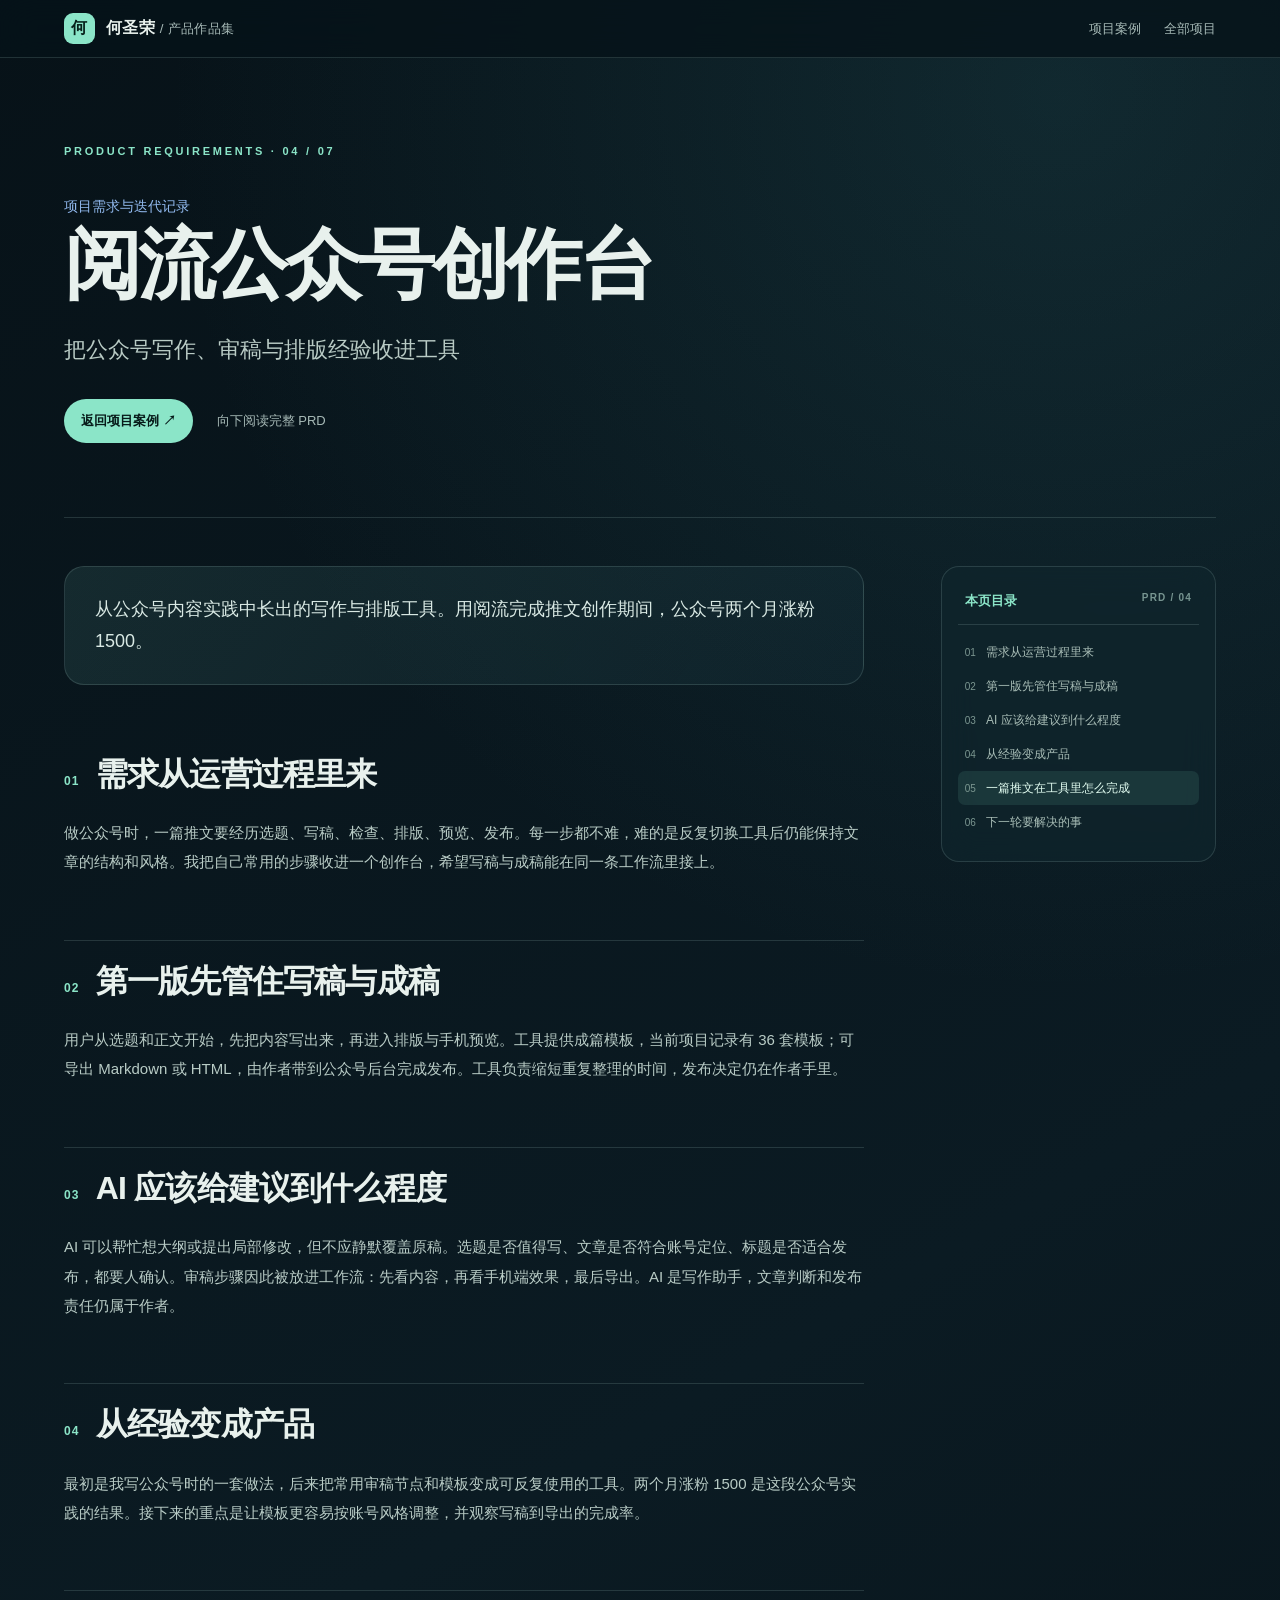
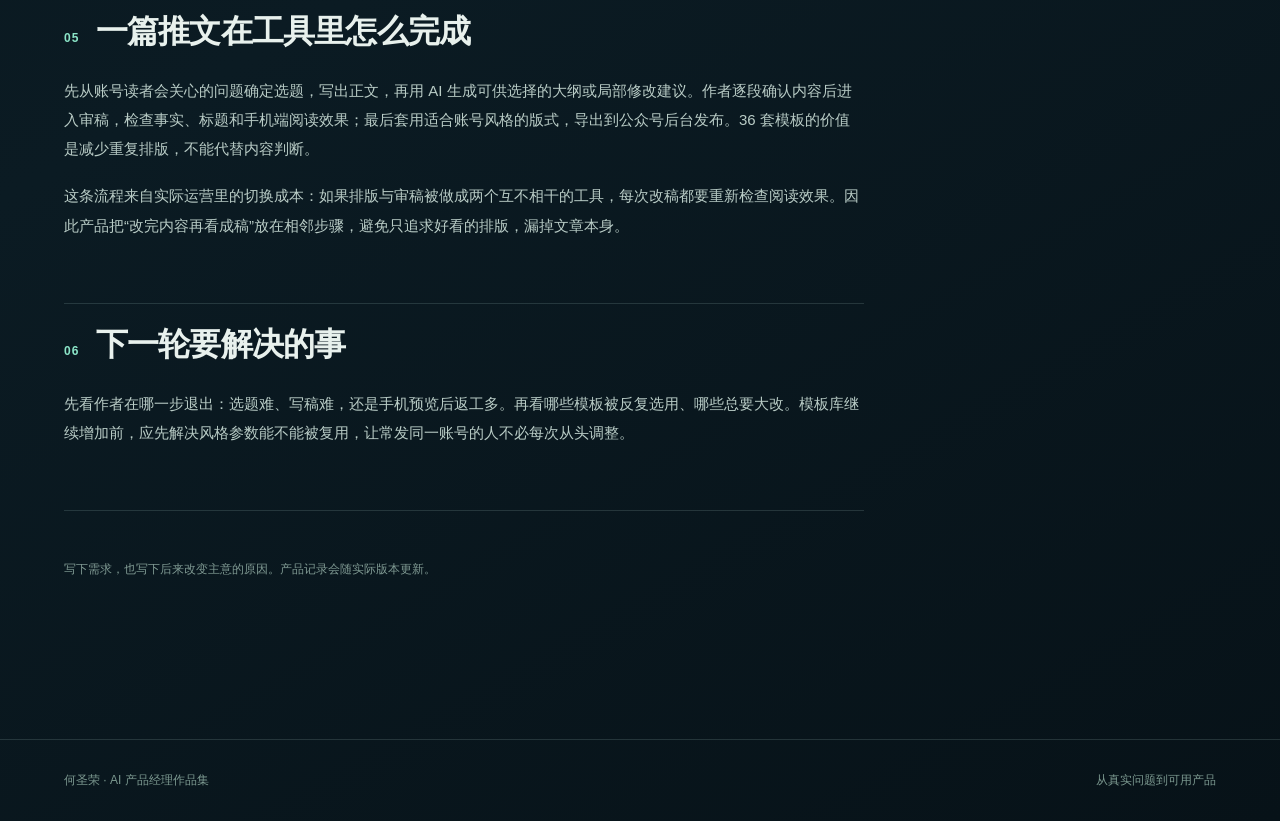
<file: prd/yueliu.html>
<!doctype html>
<html lang="zh-CN"><head><meta charset="utf-8"><meta name="viewport" content="width=device-width,initial-scale=1">
<meta name="theme-color" content="#071218"><meta name="description" content="阅流公众号创作台的完整产品需求与迭代记录">
<title>阅流公众号创作台 · PRD｜何圣荣作品集</title><link rel="stylesheet" href="../prd.css"></head>
<body><div class="reading-progress" aria-hidden="true"></div><a class="skip" href="#content">跳到正文</a>
<header class="topbar"><a class="brand" href="../index.html"><b>何</b><span>何圣荣 <small>/ 产品作品集</small></span></a><nav><a href="../projects/yueliu.html">项目案例</a><a href="../index.html#projects">全部项目</a></nav></header>
<main id="content"><div class="hero"><div class="eyebrow">PRODUCT REQUIREMENTS · 04 / 07</div><p class="hero-kind">项目需求与迭代记录</p><h1>阅流公众号创作台</h1><p class="hero-sub">把公众号写作、审稿与排版经验收进工具</p><div class="hero-actions"><a href="../projects/yueliu.html">返回项目案例 ↗</a><span>向下阅读完整 PRD</span></div></div>
<div class="reading-layout"><article class="document"><p class="prd-lede">从公众号内容实践中长出的写作与排版工具。用阅流完成推文创作期间，公众号两个月涨粉 1500。</p><section class="prd-section" id="section-1"><h2><span>01</span>需求从运营过程里来</h2><p>做公众号时，一篇推文要经历选题、写稿、检查、排版、预览、发布。每一步都不难，难的是反复切换工具后仍能保持文章的结构和风格。我把自己常用的步骤收进一个创作台，希望写稿与成稿能在同一条工作流里接上。</p></section><section class="prd-section" id="section-2"><h2><span>02</span>第一版先管住写稿与成稿</h2><p>用户从选题和正文开始，先把内容写出来，再进入排版与手机预览。工具提供成篇模板，当前项目记录有 36 套模板；可导出 Markdown 或 HTML，由作者带到公众号后台完成发布。工具负责缩短重复整理的时间，发布决定仍在作者手里。</p></section><section class="prd-section" id="section-3"><h2><span>03</span>AI 应该给建议到什么程度</h2><p>AI 可以帮忙想大纲或提出局部修改，但不应静默覆盖原稿。选题是否值得写、文章是否符合账号定位、标题是否适合发布，都要人确认。审稿步骤因此被放进工作流：先看内容，再看手机端效果，最后导出。AI 是写作助手，文章判断和发布责任仍属于作者。</p></section><section class="prd-section" id="section-4"><h2><span>04</span>从经验变成产品</h2><p>最初是我写公众号时的一套做法，后来把常用审稿节点和模板变成可反复使用的工具。两个月涨粉 1500 是这段公众号实践的结果。接下来的重点是让模板更容易按账号风格调整，并观察写稿到导出的完成率。</p></section><section class="prd-section" id="section-5"><h2><span>05</span>一篇推文在工具里怎么完成</h2><p>先从账号读者会关心的问题确定选题，写出正文，再用 AI 生成可供选择的大纲或局部修改建议。作者逐段确认内容后进入审稿，检查事实、标题和手机端阅读效果；最后套用适合账号风格的版式，导出到公众号后台发布。36 套模板的价值是减少重复排版，不能代替内容判断。</p><p>这条流程来自实际运营里的切换成本：如果排版与审稿被做成两个互不相干的工具，每次改稿都要重新检查阅读效果。因此产品把“改完内容再看成稿”放在相邻步骤，避免只追求好看的排版，漏掉文章本身。</p></section><section class="prd-section" id="section-6"><h2><span>06</span>下一轮要解决的事</h2><p>先看作者在哪一步退出：选题难、写稿难，还是手机预览后返工多。再看哪些模板被反复选用、哪些总要大改。模板库继续增加前，应先解决风格参数能不能被复用，让常发同一账号的人不必每次从头调整。</p></section><div class="endnote">写下需求，也写下后来改变主意的原因。产品记录会随实际版本更新。</div></article>
<aside class="chapter-nav" aria-label="文档章节"><div class="chapter-head">本页目录 <span>PRD / 04</span></div><a href="#section-1"><span>01</span>需求从运营过程里来</a><a href="#section-2"><span>02</span>第一版先管住写稿与成稿</a><a href="#section-3"><span>03</span>AI 应该给建议到什么程度</a><a href="#section-4"><span>04</span>从经验变成产品</a><a href="#section-5"><span>05</span>一篇推文在工具里怎么完成</a><a href="#section-6"><span>06</span>下一轮要解决的事</a></aside></div></main>
<footer><a href="../index.html">何圣荣 · AI 产品经理作品集</a><span>从真实问题到可用产品</span></footer>
<script src="../prd.js" defer></script></body></html>
</file>
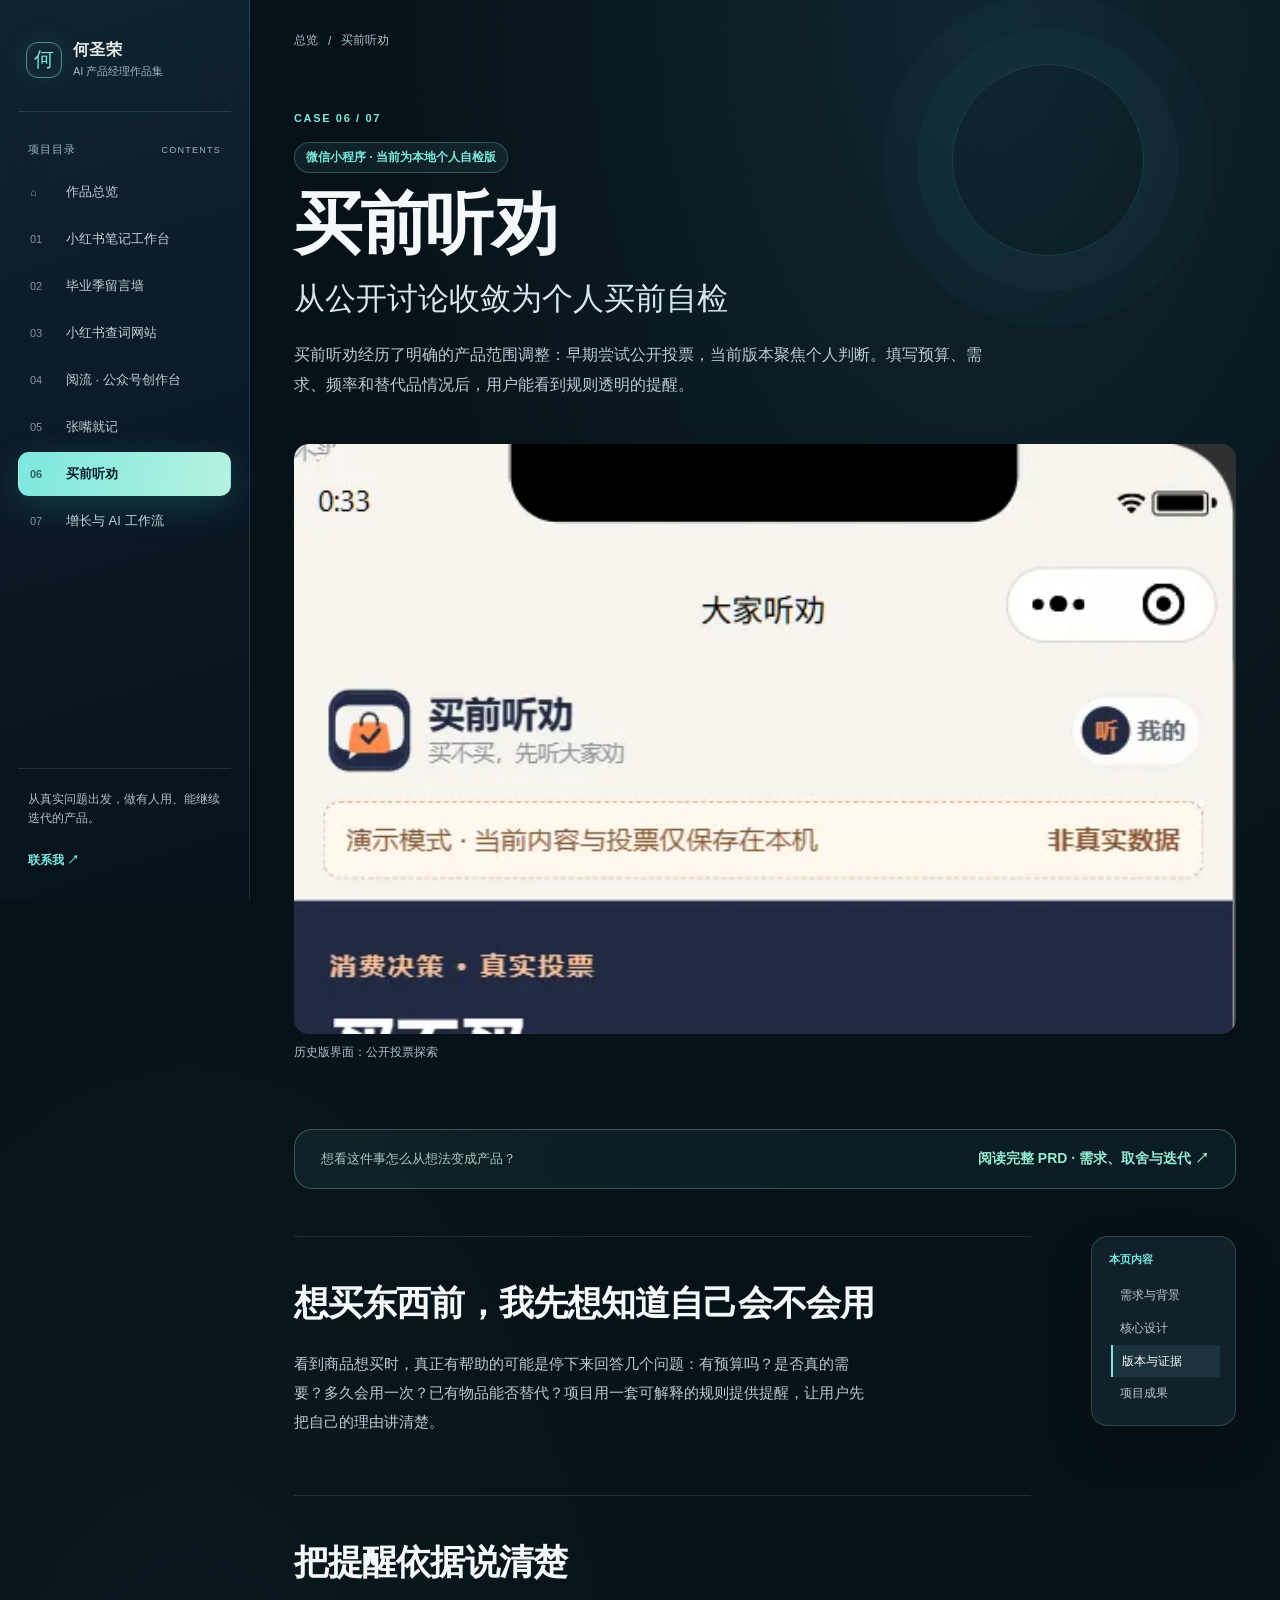
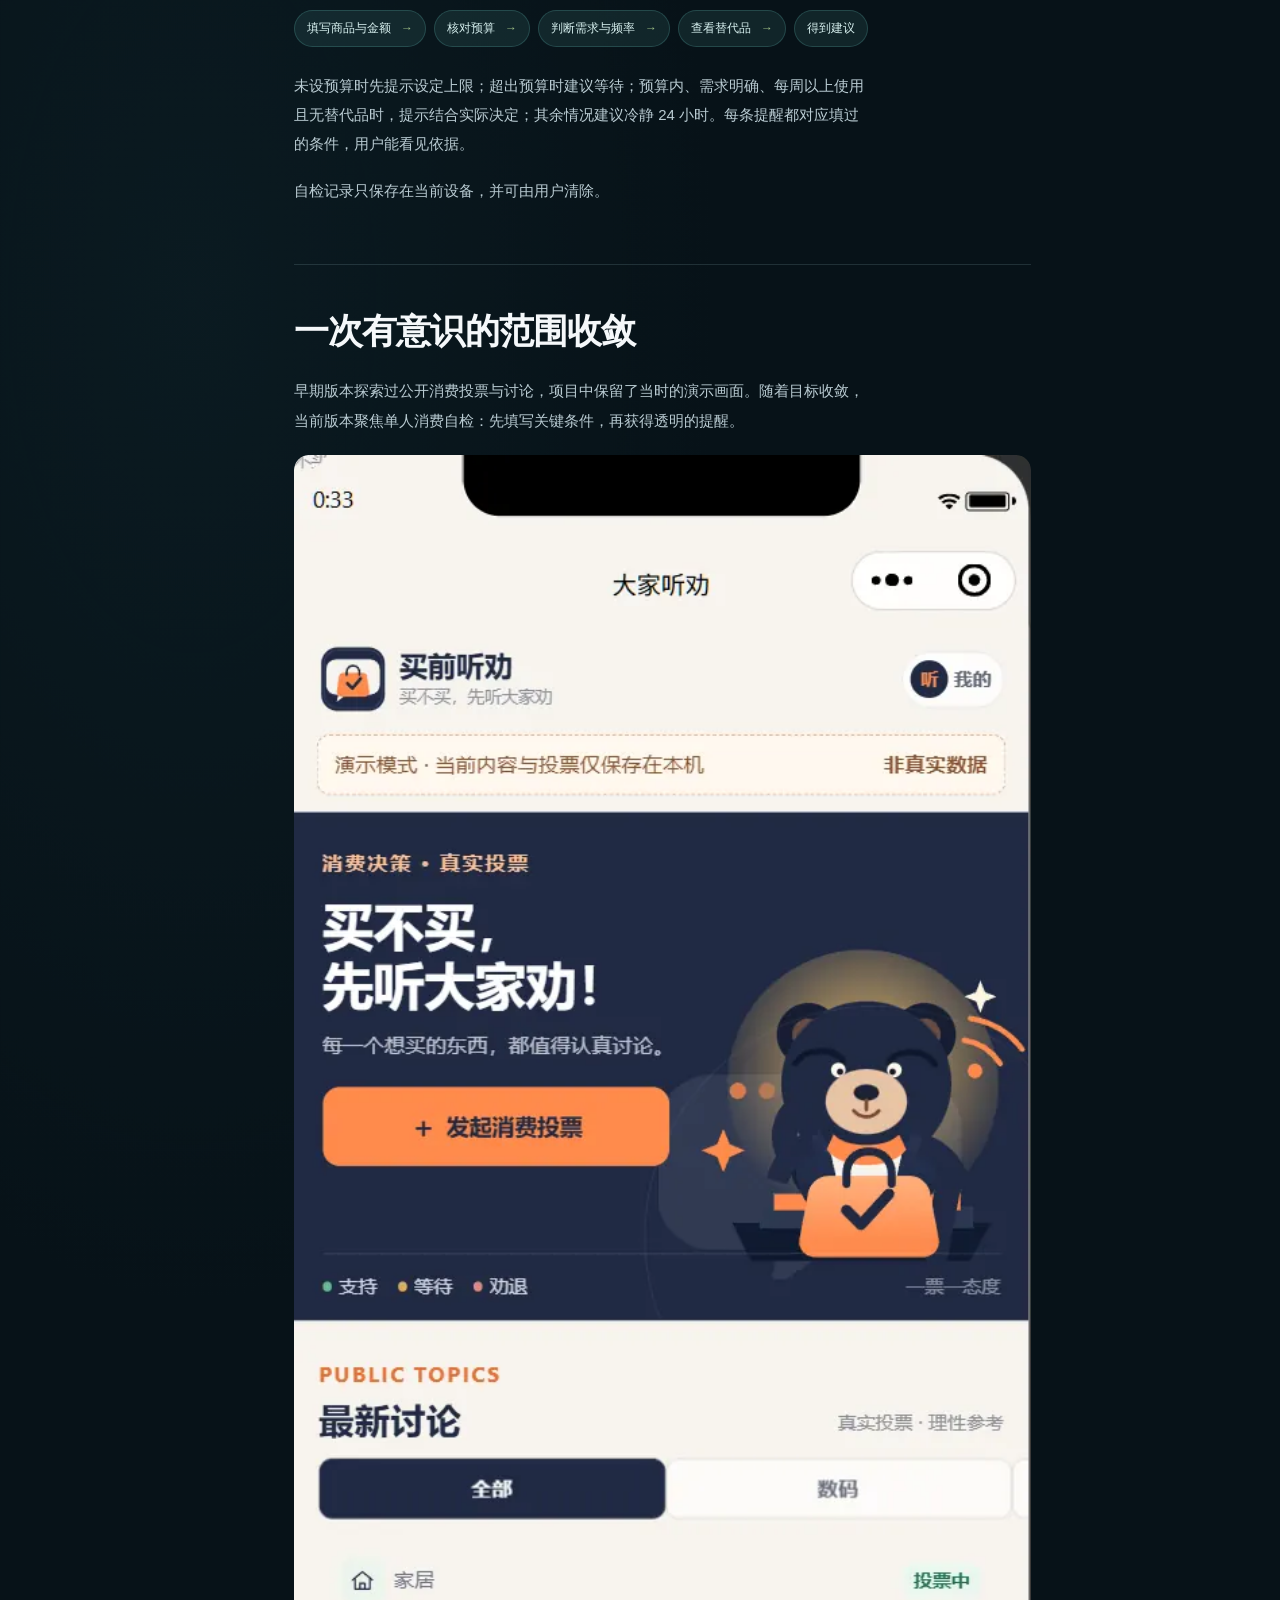
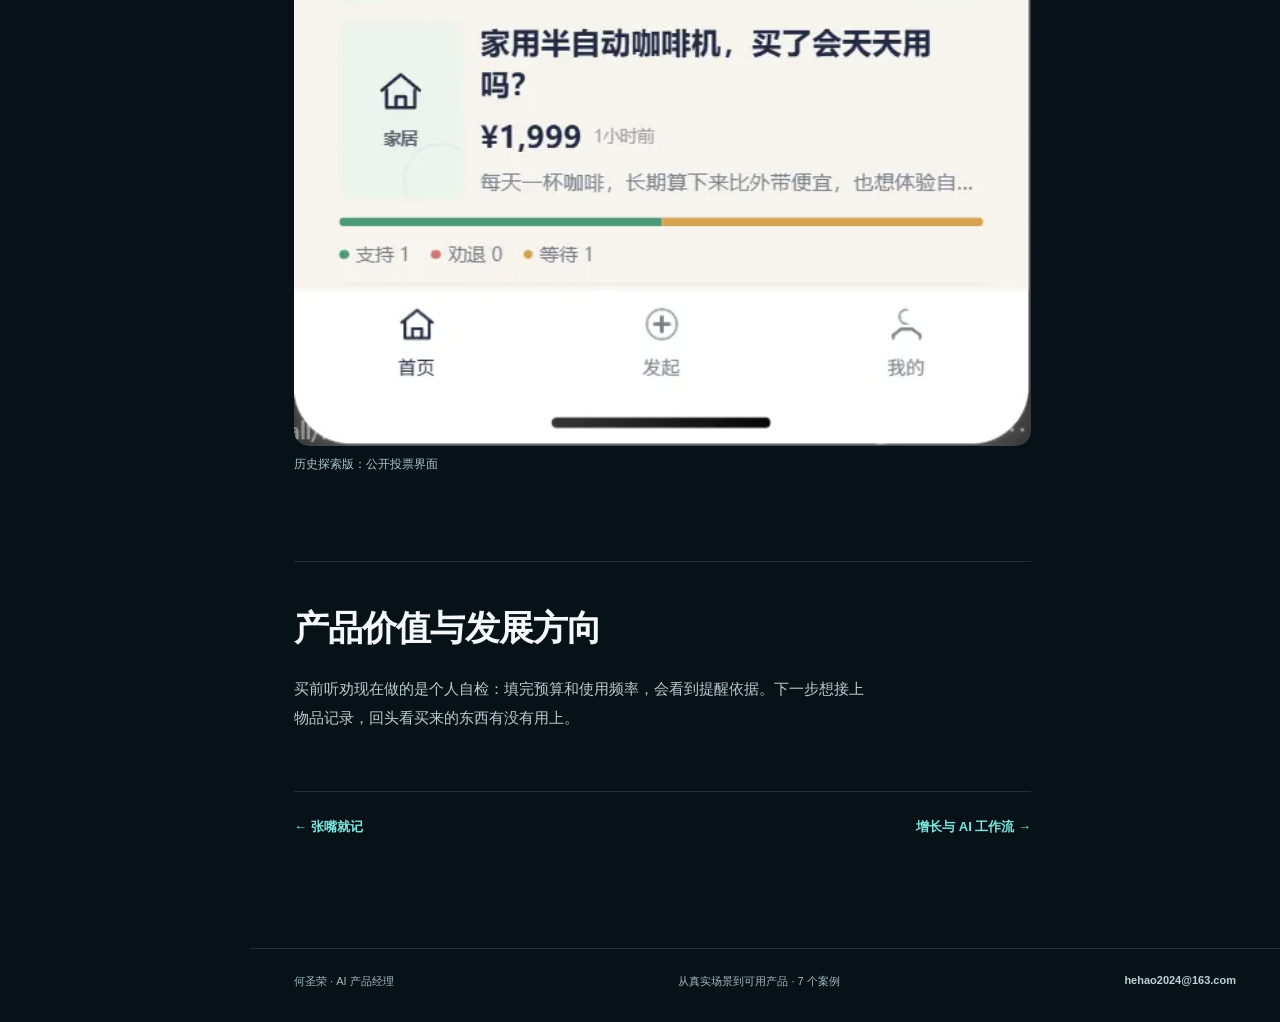
<file: projects/buy.html>
<!doctype html>
<html lang="zh-CN"><head><meta charset="utf-8"><meta name="viewport" content="width=device-width, initial-scale=1">
<meta name="theme-color" content="#071218"><meta name="description" content="把冲动购买前的想法变成自检">
<title>买前听劝｜何圣荣的作品集</title><link rel="stylesheet" href="../site.css"><link rel="stylesheet" href="../site-dark.css"><link rel="stylesheet" href="../site-polish.css"><link rel="stylesheet" href="../prd-shelf.css"></head>
<body><div class="reading-progress" aria-hidden="true"></div><a class="skip" href="#main">跳到正文</a>
<div class="site-shell">
<aside class="side" id="project-nav" aria-label="项目目录"><div class="side-inner">
<a class="identity" href="../index.html"><span class="identity-mark">何</span><span><strong>何圣荣</strong><small>AI 产品经理作品集</small></span></a>
<div class="side-title">项目目录 <span>CONTENTS</span></div><nav><a class="nav-item " href="../index.html" ><span class="nav-no">⌂</span><span>作品总览</span></a><a class="nav-item " href="note-studio.html" ><span class="nav-no">01</span><span>小红书笔记工作台</span></a><a class="nav-item " href="mailbox.html" ><span class="nav-no">02</span><span>毕业季留言墙</span></a><a class="nav-item " href="word-check.html" ><span class="nav-no">03</span><span>小红书查词网站</span></a><a class="nav-item " href="yueliu.html" ><span class="nav-no">04</span><span>阅流 · 公众号创作台</span></a><a class="nav-item " href="voice.html" ><span class="nav-no">05</span><span>张嘴就记</span></a><a class="nav-item active" href="buy.html" aria-current="page"><span class="nav-no">06</span><span>买前听劝</span></a><a class="nav-item " href="practice.html" ><span class="nav-no">07</span><span>增长与 AI 工作流</span></a></nav>
<div class="side-bottom"><p>从真实问题出发，做有人用、能继续迭代的产品。</p><a href="mailto:hehao2024@163.com">联系我 ↗</a></div>
</div></aside>
<div class="main-wrap"><header class="mobile-top"><a href="../index.html" class="mobile-brand">何圣荣 / 作品集</a><button class="nav-toggle" aria-controls="project-nav" aria-expanded="false" type="button">项目目录 <span aria-hidden="true">☰</span></button></header>
<main id="main"><div class="page-pad"><div class="breadcrumb"><a href="../index.html">总览</a><span>/</span><span>买前听劝</span></div>
<header class="case-hero"><div class="case-no">CASE 06 / 07</div><p class="case-status">微信小程序 · 当前为本地个人自检版</p><h1>买前听劝</h1><p class="case-subtitle">从公开讨论收敛为个人买前自检</p><p class="case-intro">买前听劝经历了明确的产品范围调整：早期尝试公开投票，当前版本聚焦个人判断。填写预算、需求、频率和替代品情况后，用户能看到规则透明的提醒。</p></header>
<figure class="shot hero-shot"><button type="button" class="shot-open" data-image="../assets/buy-history.webp" data-caption="历史版界面：公开投票探索" aria-label="放大查看：历史版界面：公开投票探索"><img src="../assets/buy-history.webp" alt="历史版界面：公开投票探索" width="546" height="1179" loading="lazy"></button><figcaption>历史版界面：公开投票探索</figcaption></figure>
<div class="case-prd-cta"><span>想看这件事怎么从想法变成产品？</span><a class="case-prd-link" href="../prd/buy.html">阅读完整 PRD · 需求、取舍与迭代 <span aria-hidden="true">↗</span></a></div><div class="story-layout"><div class="story-content"><section class="story-section" id=background><h2>想买东西前，我先想知道自己会不会用</h2><p>看到商品想买时，真正有帮助的可能是停下来回答几个问题：有预算吗？是否真的需要？多久会用一次？已有物品能否替代？项目用一套可解释的规则提供提醒，让用户先把自己的理由讲清楚。</p></section><section class="story-section" id=decision><h2>把提醒依据说清楚</h2><div class="flow"><span>填写商品与金额</span><span>核对预算</span><span>判断需求与频率</span><span>查看替代品</span><span>得到建议</span></div><p>未设预算时先提示设定上限；超出预算时建议等待；预算内、需求明确、每周以上使用且无替代品时，提示结合实际决定；其余情况建议冷静 24 小时。每条提醒都对应填过的条件，用户能看见依据。</p><p>自检记录只保存在当前设备，并可由用户清除。</p></section><section class="story-section" id=evolution><h2>一次有意识的范围收敛</h2><p>早期版本探索过公开消费投票与讨论，项目中保留了当时的演示画面。随着目标收敛，当前版本聚焦单人消费自检：先填写关键条件，再获得透明的提醒。</p><figure class="shot "><button type="button" class="shot-open" data-image="../assets/buy-history.webp" data-caption="历史探索版：公开投票界面" aria-label="放大查看：历史探索版：公开投票界面"><img src="../assets/buy-history.webp" alt="历史探索版：公开投票界面" width="546" height="1179" loading="lazy"></button><figcaption>历史探索版：公开投票界面</figcaption></figure></section><section class="story-section" id=result><h2>产品价值与发展方向</h2><p>买前听劝现在做的是个人自检：填完预算和使用频率，会看到提醒依据。下一步想接上物品记录，回头看买来的东西有没有用上。</p></section><div class="next-links"><a href="voice.html">← 张嘴就记</a><a href="practice.html">增长与 AI 工作流 →</a></div></div><aside class="story-index" aria-label="本页章节"><p>本页内容</p><a href="#background">需求与背景</a><a href="#decision">核心设计</a><a href="#evolution">版本与证据</a><a href="#result">项目成果</a></aside></div></div></main><footer class="footer"><span>何圣荣 · AI 产品经理</span><span>从真实场景到可用产品 · 7 个案例</span><a href="mailto:hehao2024@163.com">hehao2024@163.com</a></footer></div></div>
<dialog class="lightbox" aria-label="查看项目截图"><button type="button" class="lightbox-close" aria-label="关闭截图">关闭 ×</button><button type="button" class="lightbox-prev" aria-label="查看上一张截图">←</button><img alt=""><button type="button" class="lightbox-next" aria-label="查看下一张截图">→</button><p></p></dialog>
<script src="../site.js" defer></script></body></html>
</file>
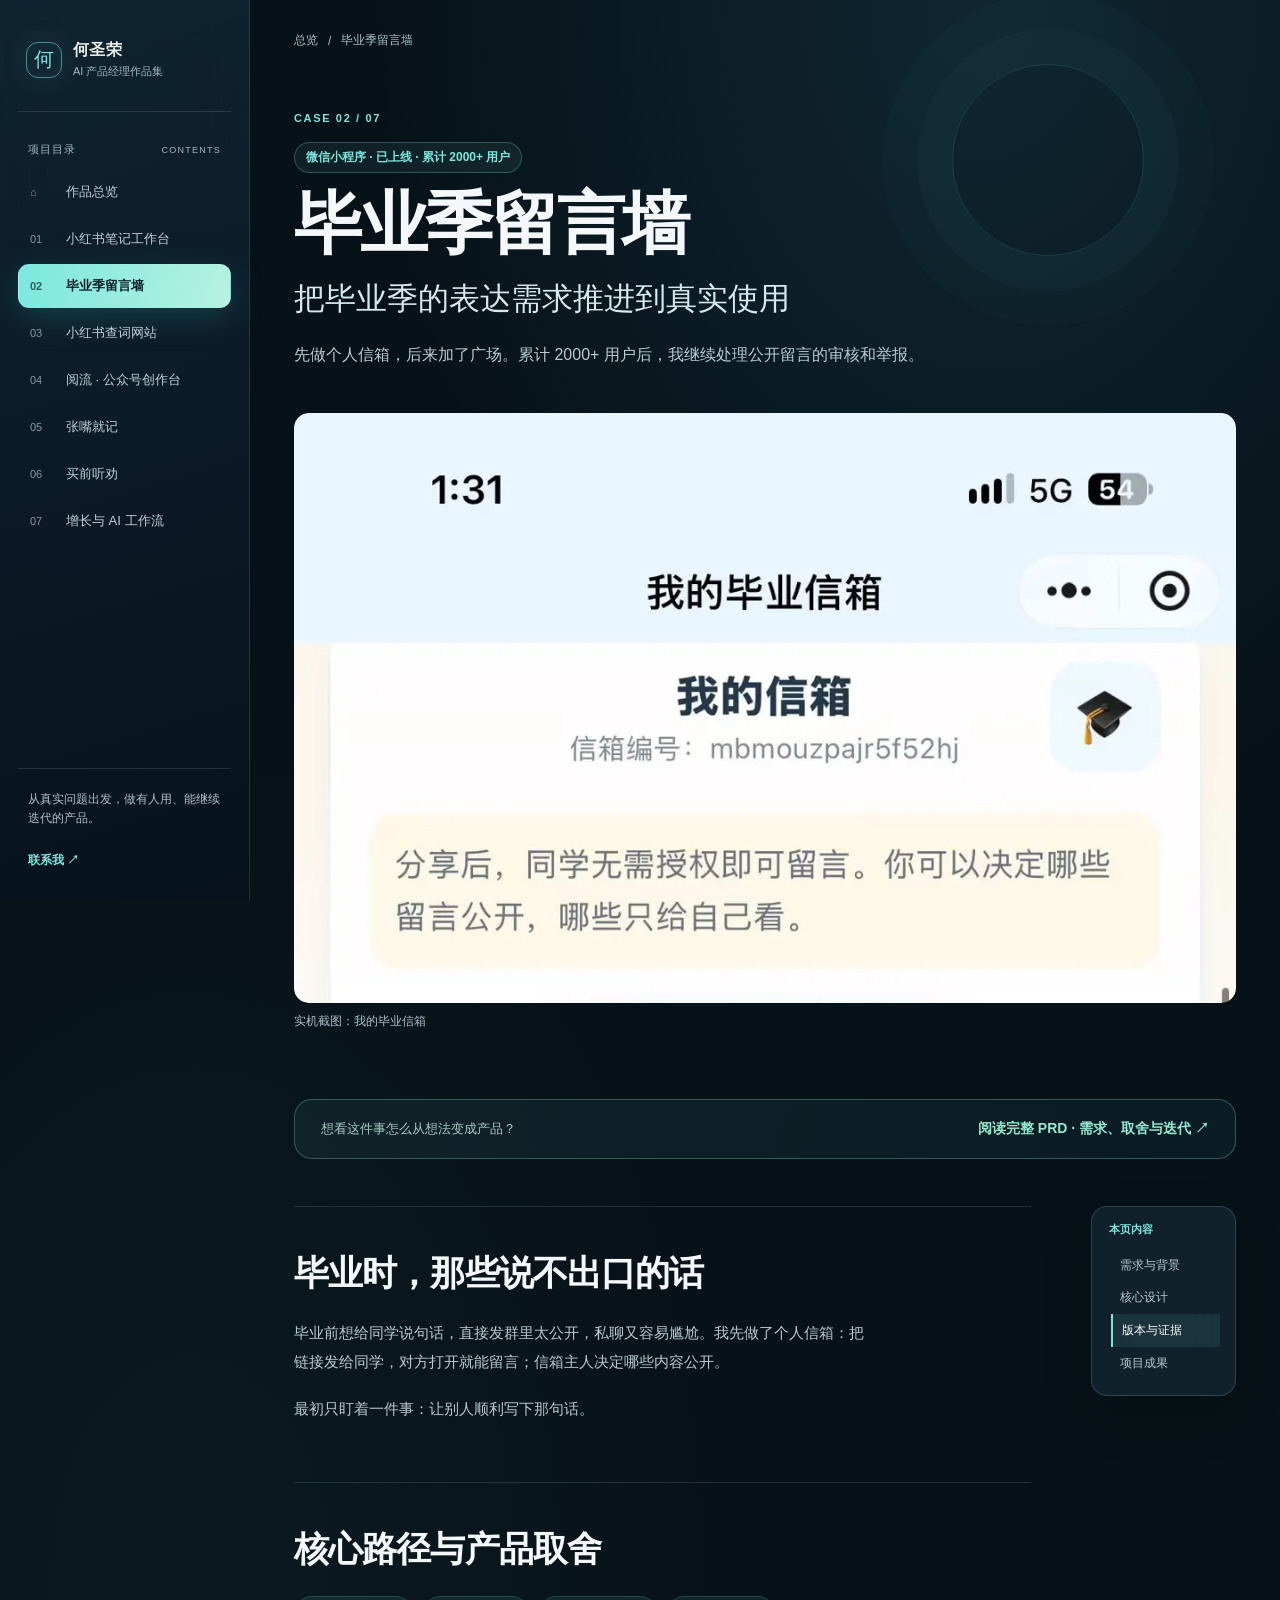
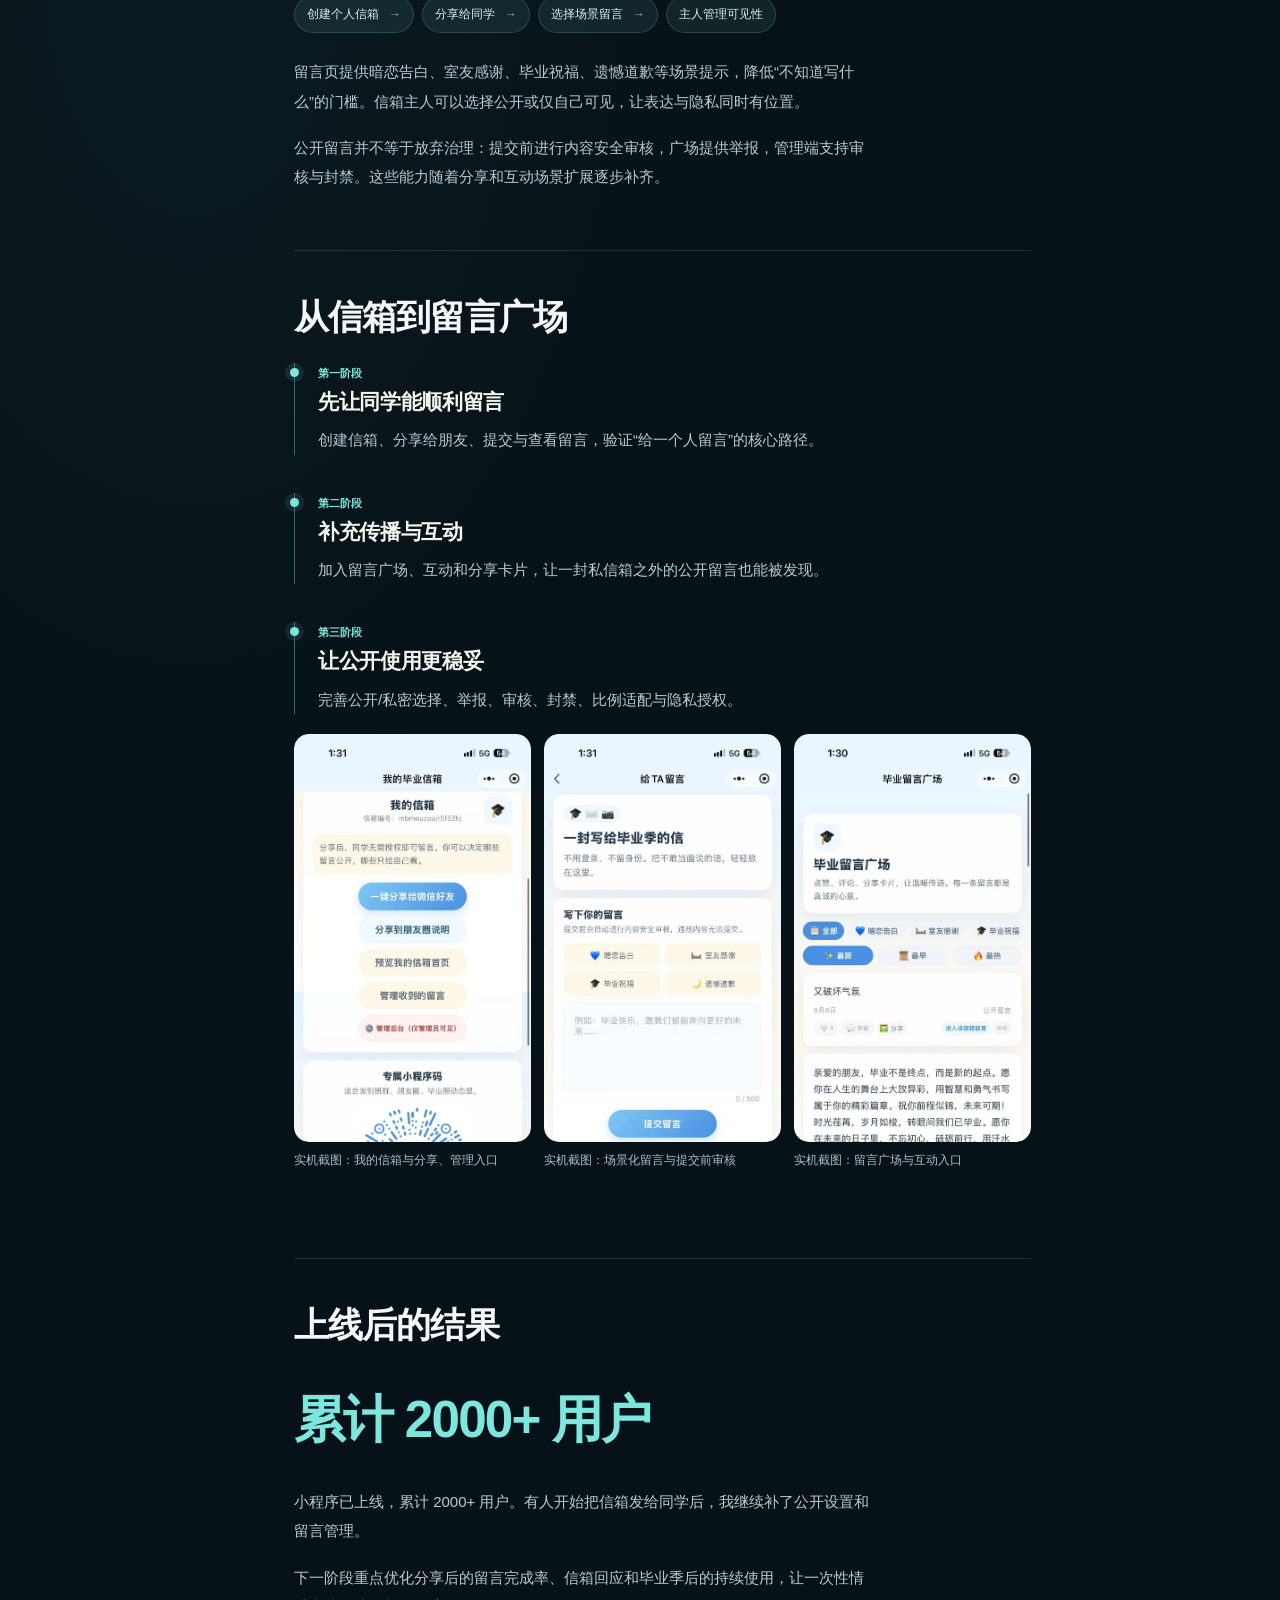
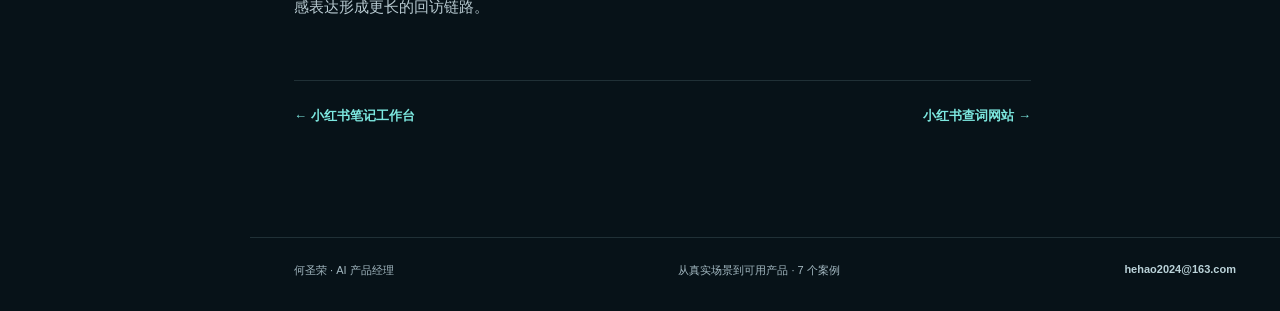
<file: projects/mailbox.html>
<!doctype html>
<html lang="zh-CN"><head><meta charset="utf-8"><meta name="viewport" content="width=device-width, initial-scale=1">
<meta name="theme-color" content="#071218"><meta name="description" content="让毕业季的心意有处可去">
<title>毕业季留言墙｜何圣荣的作品集</title><link rel="stylesheet" href="../site.css"><link rel="stylesheet" href="../site-dark.css"><link rel="stylesheet" href="../site-polish.css"><link rel="stylesheet" href="../prd-shelf.css"></head>
<body><div class="reading-progress" aria-hidden="true"></div><a class="skip" href="#main">跳到正文</a>
<div class="site-shell">
<aside class="side" id="project-nav" aria-label="项目目录"><div class="side-inner">
<a class="identity" href="../index.html"><span class="identity-mark">何</span><span><strong>何圣荣</strong><small>AI 产品经理作品集</small></span></a>
<div class="side-title">项目目录 <span>CONTENTS</span></div><nav><a class="nav-item " href="../index.html" ><span class="nav-no">⌂</span><span>作品总览</span></a><a class="nav-item " href="note-studio.html" ><span class="nav-no">01</span><span>小红书笔记工作台</span></a><a class="nav-item active" href="mailbox.html" aria-current="page"><span class="nav-no">02</span><span>毕业季留言墙</span></a><a class="nav-item " href="word-check.html" ><span class="nav-no">03</span><span>小红书查词网站</span></a><a class="nav-item " href="yueliu.html" ><span class="nav-no">04</span><span>阅流 · 公众号创作台</span></a><a class="nav-item " href="voice.html" ><span class="nav-no">05</span><span>张嘴就记</span></a><a class="nav-item " href="buy.html" ><span class="nav-no">06</span><span>买前听劝</span></a><a class="nav-item " href="practice.html" ><span class="nav-no">07</span><span>增长与 AI 工作流</span></a></nav>
<div class="side-bottom"><p>从真实问题出发，做有人用、能继续迭代的产品。</p><a href="mailto:hehao2024@163.com">联系我 ↗</a></div>
</div></aside>
<div class="main-wrap"><header class="mobile-top"><a href="../index.html" class="mobile-brand">何圣荣 / 作品集</a><button class="nav-toggle" aria-controls="project-nav" aria-expanded="false" type="button">项目目录 <span aria-hidden="true">☰</span></button></header>
<main id="main"><div class="page-pad"><div class="breadcrumb"><a href="../index.html">总览</a><span>/</span><span>毕业季留言墙</span></div>
<header class="case-hero"><div class="case-no">CASE 02 / 07</div><p class="case-status">微信小程序 · 已上线 · 累计 2000+ 用户</p><h1>毕业季留言墙</h1><p class="case-subtitle">把毕业季的表达需求推进到真实使用</p><p class="case-intro">先做个人信箱，后来加了广场。累计 2000+ 用户后，我继续处理公开留言的审核和举报。</p></header>
<figure class="shot hero-shot"><button type="button" class="shot-open" data-image="../assets/mailbox-home.webp" data-caption="实机截图：我的毕业信箱" aria-label="放大查看：实机截图：我的毕业信箱"><img src="../assets/mailbox-home.webp" alt="实机截图：我的毕业信箱" width="1058" height="2300" loading="lazy"></button><figcaption>实机截图：我的毕业信箱</figcaption></figure>
<div class="case-prd-cta"><span>想看这件事怎么从想法变成产品？</span><a class="case-prd-link" href="../prd/mailbox.html">阅读完整 PRD · 需求、取舍与迭代 <span aria-hidden="true">↗</span></a></div><div class="story-layout"><div class="story-content"><section class="story-section" id=background><h2>毕业时，那些说不出口的话</h2><p>毕业前想给同学说句话，直接发群里太公开，私聊又容易尴尬。我先做了个人信箱：把链接发给同学，对方打开就能留言；信箱主人决定哪些内容公开。</p><p>最初只盯着一件事：让别人顺利写下那句话。</p></section><section class="story-section" id=decision><h2>核心路径与产品取舍</h2><div class="flow"><span>创建个人信箱</span><span>分享给同学</span><span>选择场景留言</span><span>主人管理可见性</span></div><p>留言页提供暗恋告白、室友感谢、毕业祝福、遗憾道歉等场景提示，降低“不知道写什么”的门槛。信箱主人可以选择公开或仅自己可见，让表达与隐私同时有位置。</p><p>公开留言并不等于放弃治理：提交前进行内容安全审核，广场提供举报，管理端支持审核与封禁。这些能力随着分享和互动场景扩展逐步补齐。</p></section><section class="story-section" id=evolution><h2>从信箱到留言广场</h2><div class="timeline"><div><span>第一阶段</span><h3>先让同学能顺利留言</h3><p>创建信箱、分享给朋友、提交与查看留言，验证“给一个人留言”的核心路径。</p></div><div><span>第二阶段</span><h3>补充传播与互动</h3><p>加入留言广场、互动和分享卡片，让一封私信箱之外的公开留言也能被发现。</p></div><div><span>第三阶段</span><h3>让公开使用更稳妥</h3><p>完善公开/私密选择、举报、审核、封禁、比例适配与隐私授权。</p></div></div><div class="three-shots"><figure class="shot "><button type="button" class="shot-open" data-image="../assets/mailbox-home.webp" data-caption="实机截图：我的信箱与分享、管理入口" aria-label="放大查看：实机截图：我的信箱与分享、管理入口"><img src="../assets/mailbox-home.webp" alt="实机截图：我的信箱与分享、管理入口" width="1058" height="2300" loading="lazy"></button><figcaption>实机截图：我的信箱与分享、管理入口</figcaption></figure><figure class="shot "><button type="button" class="shot-open" data-image="../assets/mailbox-write.webp" data-caption="实机截图：场景化留言与提交前审核" aria-label="放大查看：实机截图：场景化留言与提交前审核"><img src="../assets/mailbox-write.webp" alt="实机截图：场景化留言与提交前审核" width="1058" height="2300" loading="lazy"></button><figcaption>实机截图：场景化留言与提交前审核</figcaption></figure><figure class="shot "><button type="button" class="shot-open" data-image="../assets/mailbox-plaza.webp" data-caption="实机截图：留言广场与互动入口" aria-label="放大查看：实机截图：留言广场与互动入口"><img src="../assets/mailbox-plaza.webp" alt="实机截图：留言广场与互动入口" width="1058" height="2300" loading="lazy"></button><figcaption>实机截图：留言广场与互动入口</figcaption></figure></div></section><section class="story-section" id=result><h2>上线后的结果</h2><p class="result-highlight">累计 2000+ 用户</p><p>小程序已上线，累计 2000+ 用户。有人开始把信箱发给同学后，我继续补了公开设置和留言管理。</p><p>下一阶段重点优化分享后的留言完成率、信箱回应和毕业季后的持续使用，让一次性情感表达形成更长的回访链路。</p></section><div class="next-links"><a href="note-studio.html">← 小红书笔记工作台</a><a href="word-check.html">小红书查词网站 →</a></div></div><aside class="story-index" aria-label="本页章节"><p>本页内容</p><a href="#background">需求与背景</a><a href="#decision">核心设计</a><a href="#evolution">版本与证据</a><a href="#result">项目成果</a></aside></div></div></main><footer class="footer"><span>何圣荣 · AI 产品经理</span><span>从真实场景到可用产品 · 7 个案例</span><a href="mailto:hehao2024@163.com">hehao2024@163.com</a></footer></div></div>
<dialog class="lightbox" aria-label="查看项目截图"><button type="button" class="lightbox-close" aria-label="关闭截图">关闭 ×</button><button type="button" class="lightbox-prev" aria-label="查看上一张截图">←</button><img alt=""><button type="button" class="lightbox-next" aria-label="查看下一张截图">→</button><p></p></dialog>
<script src="../site.js" defer></script></body></html>
</file>
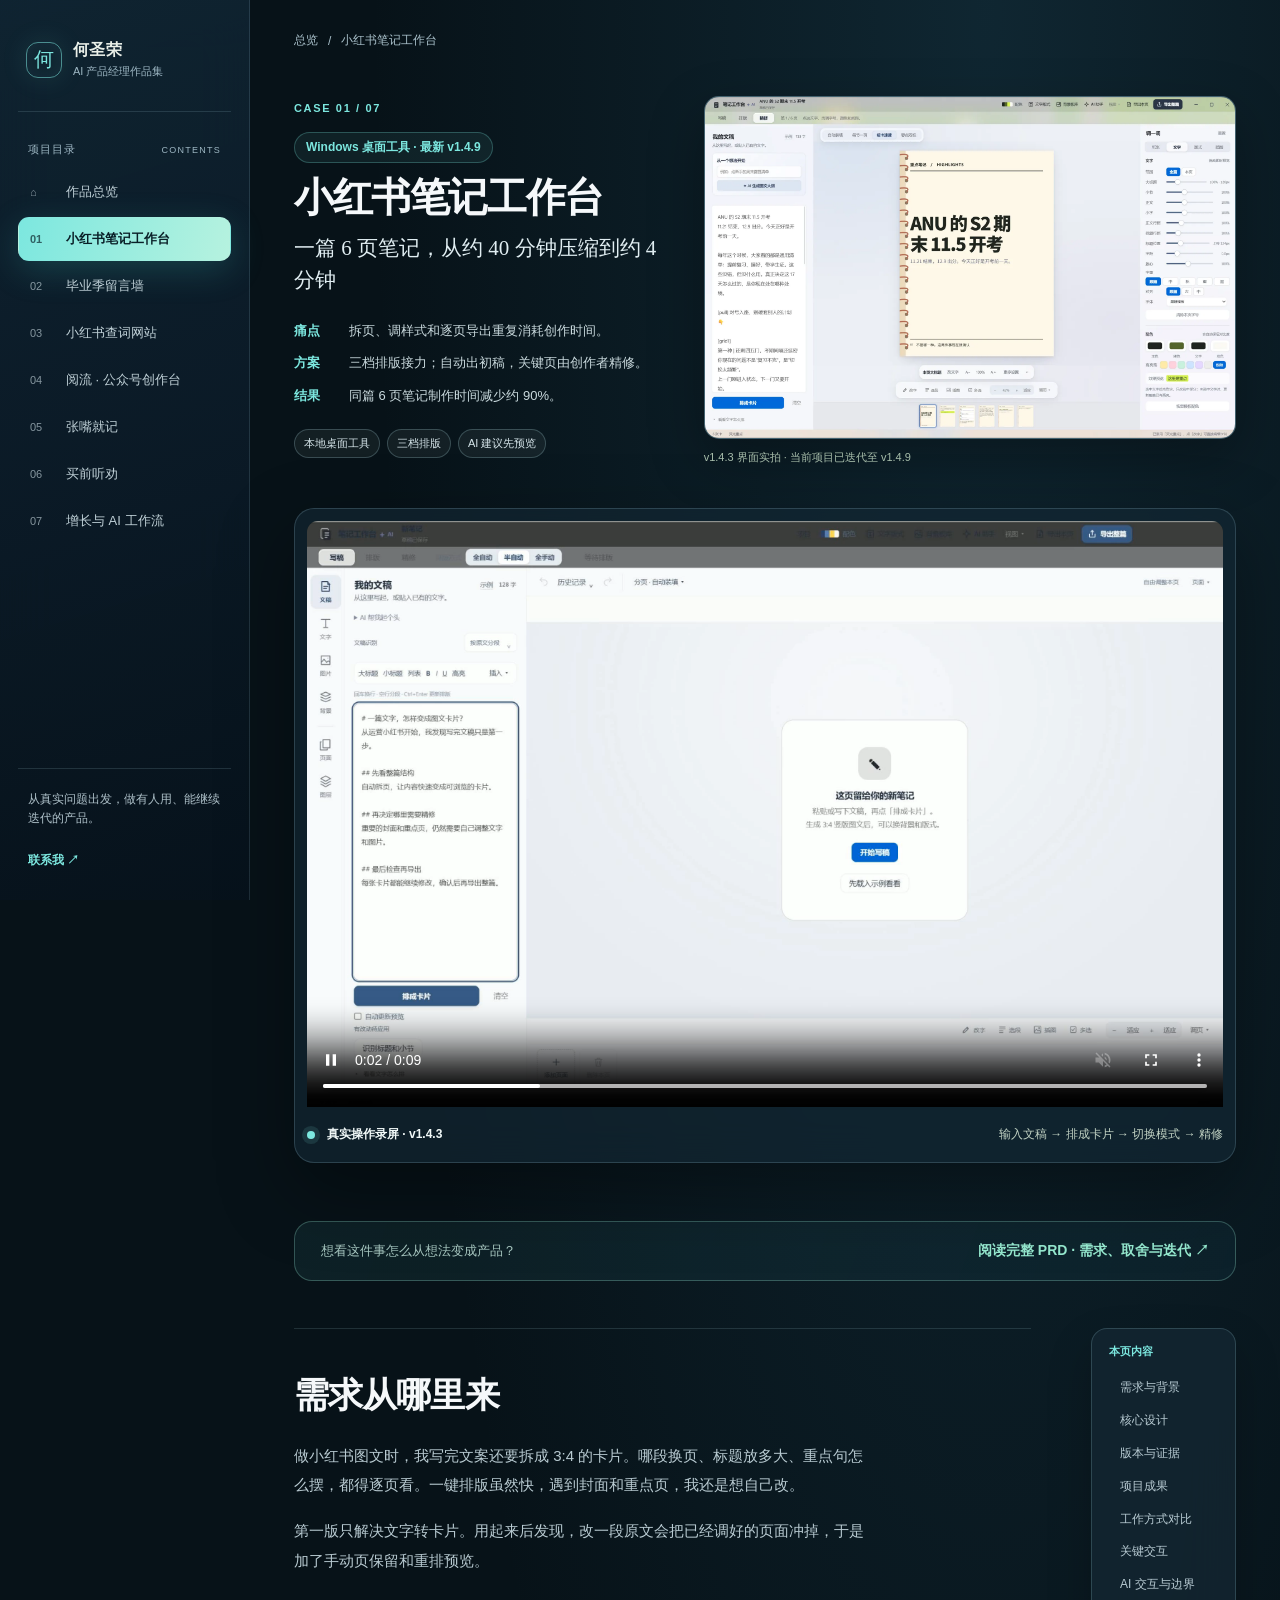
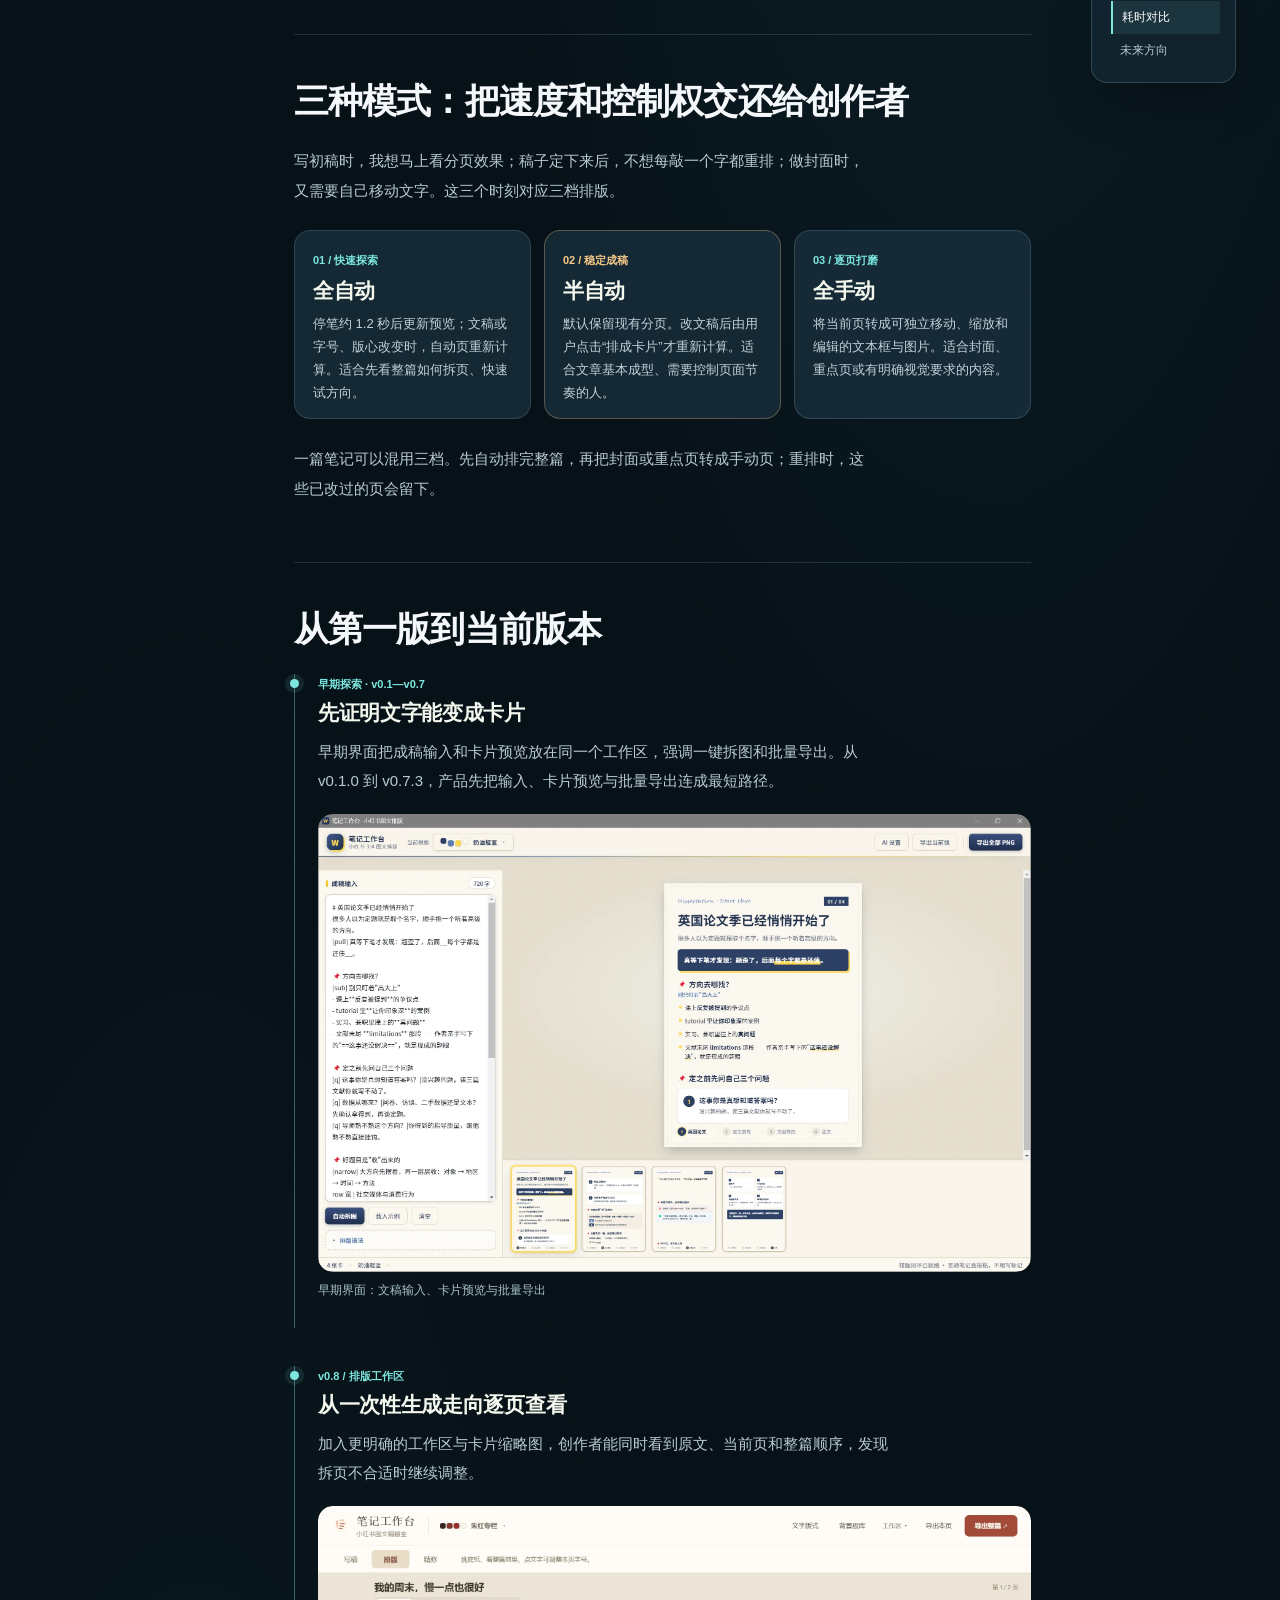
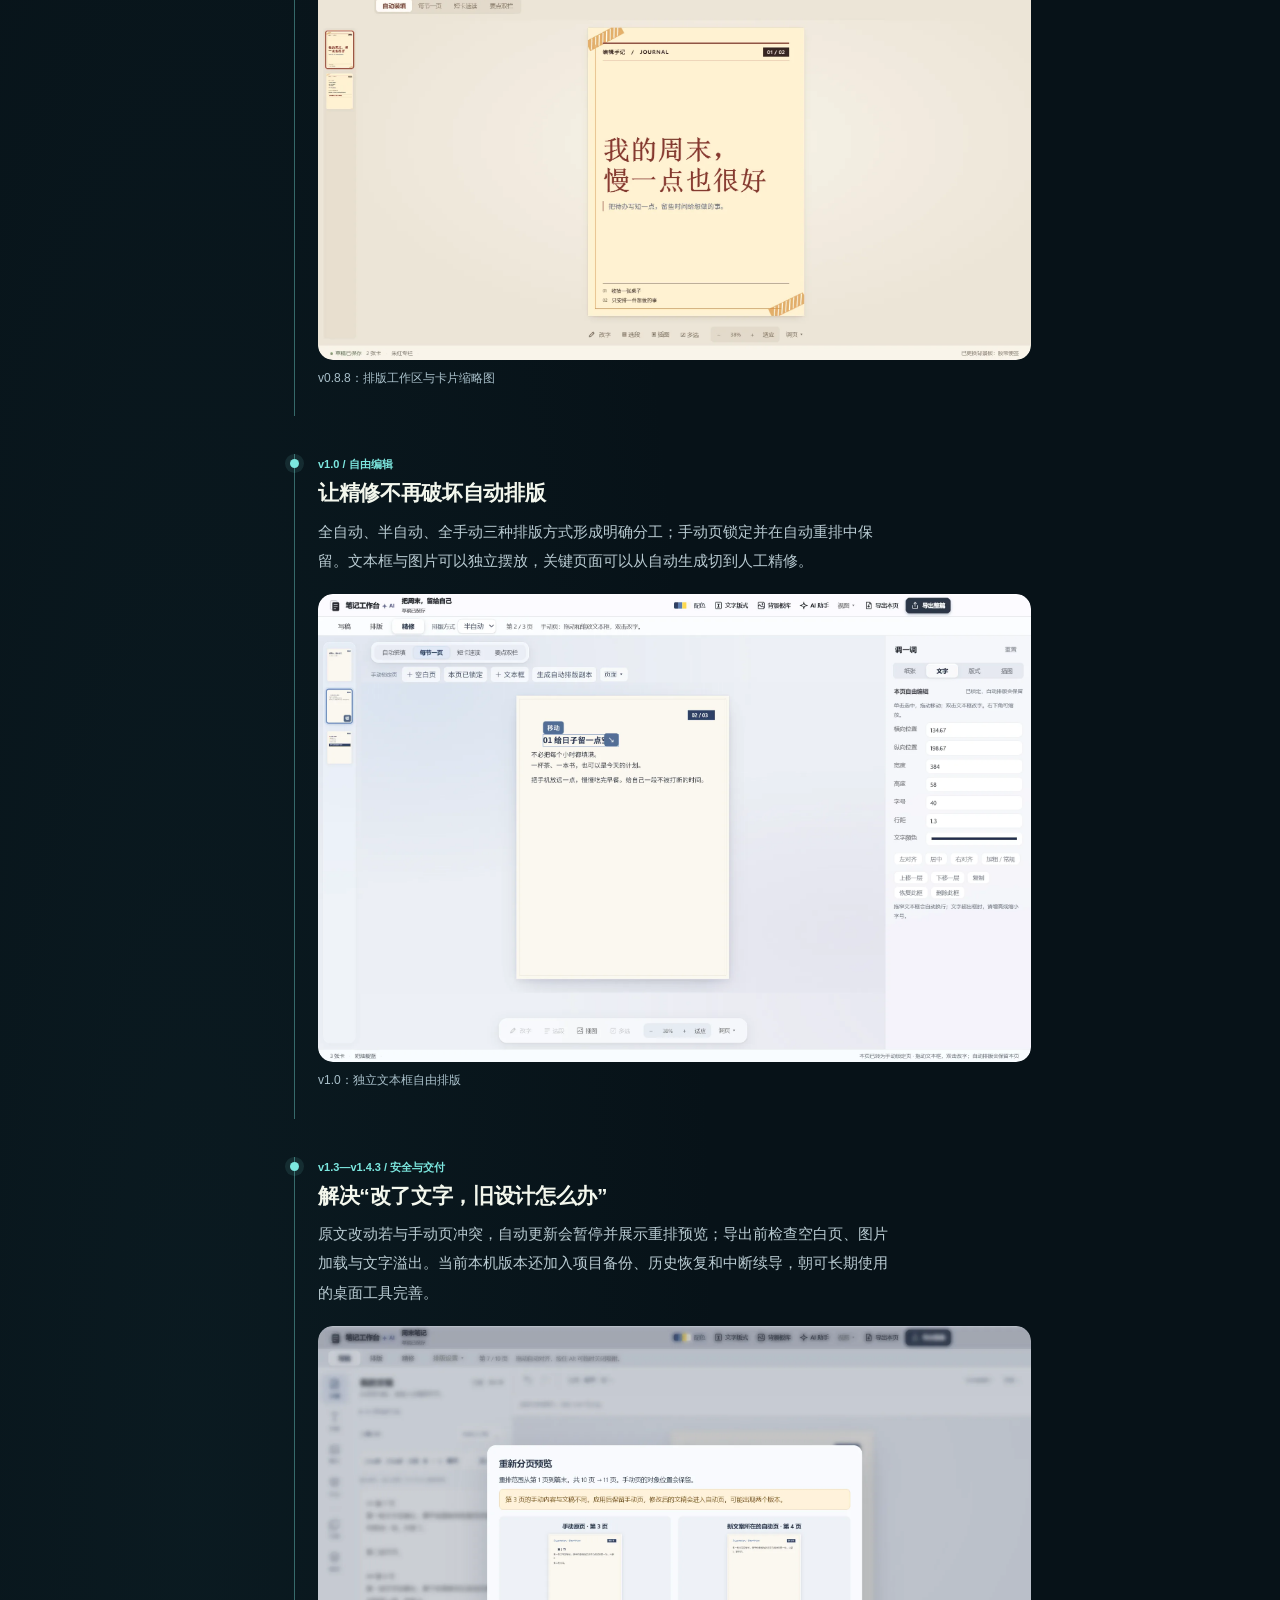
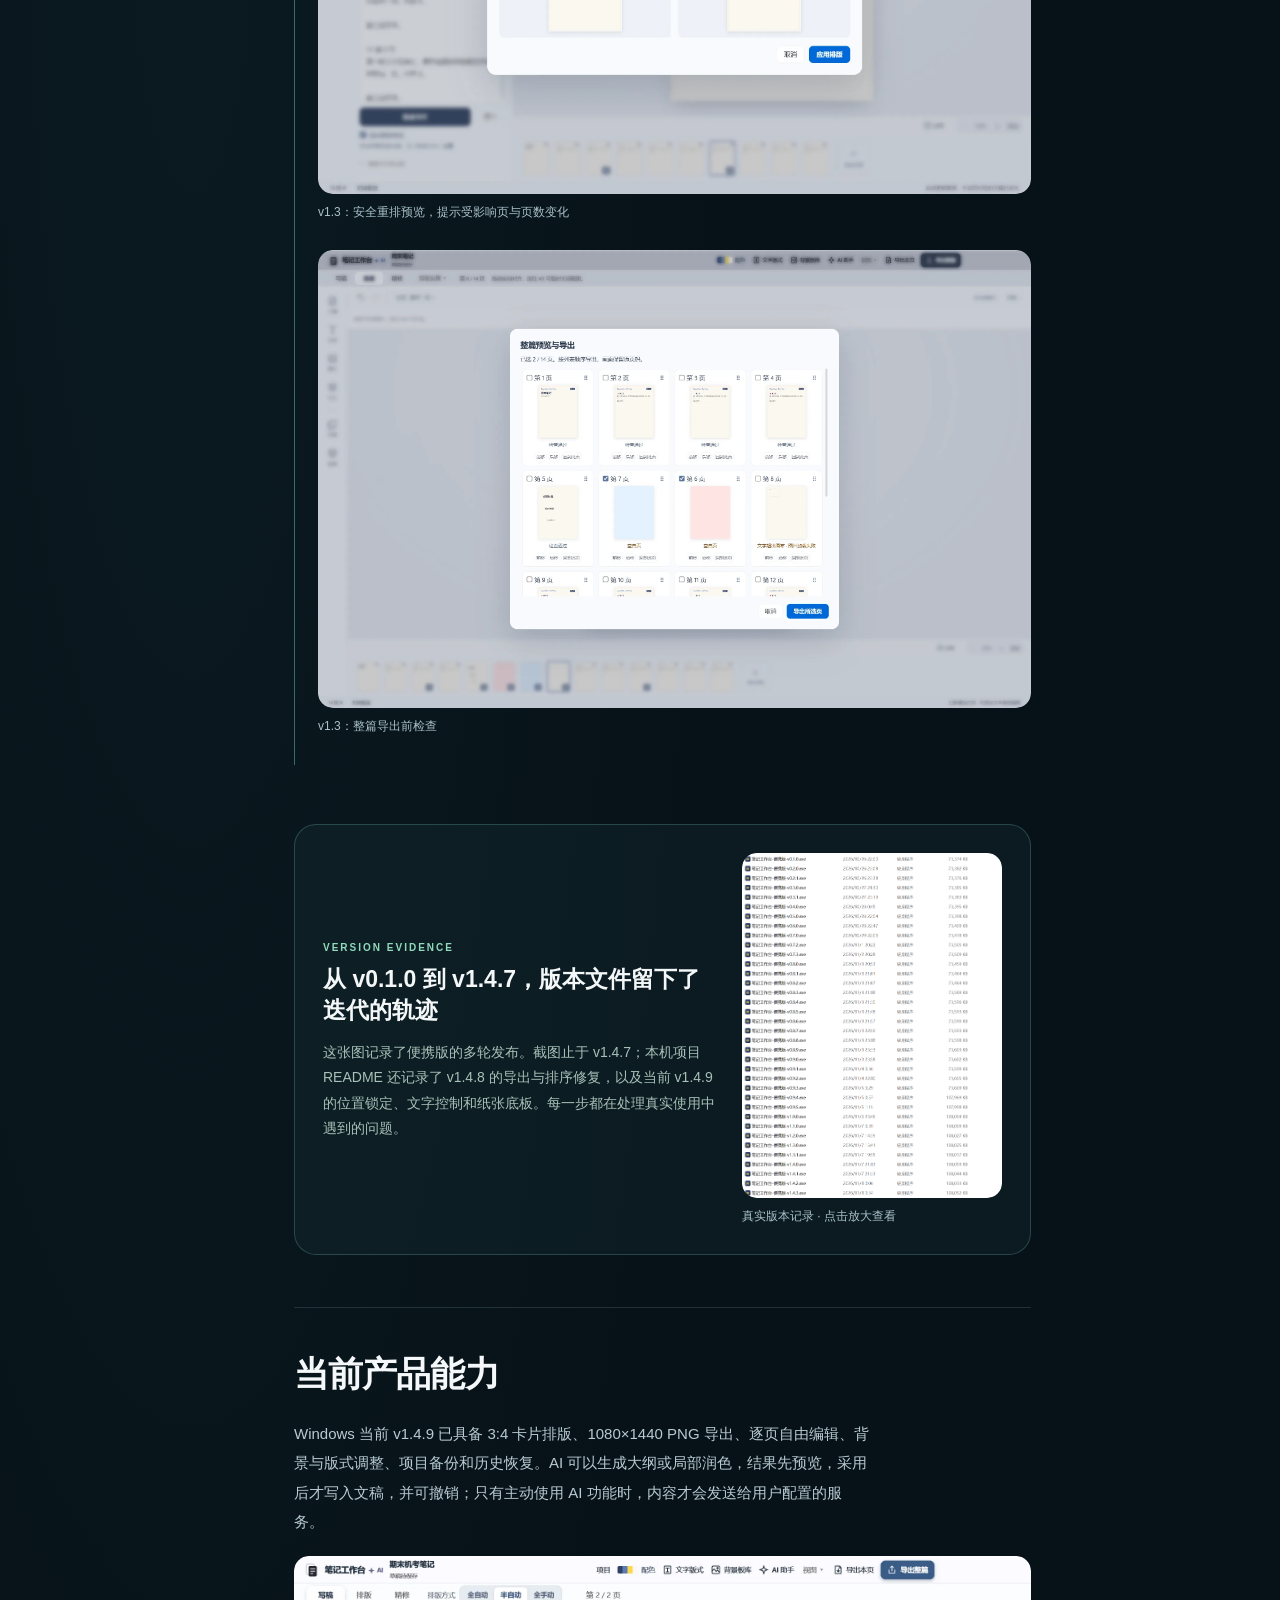
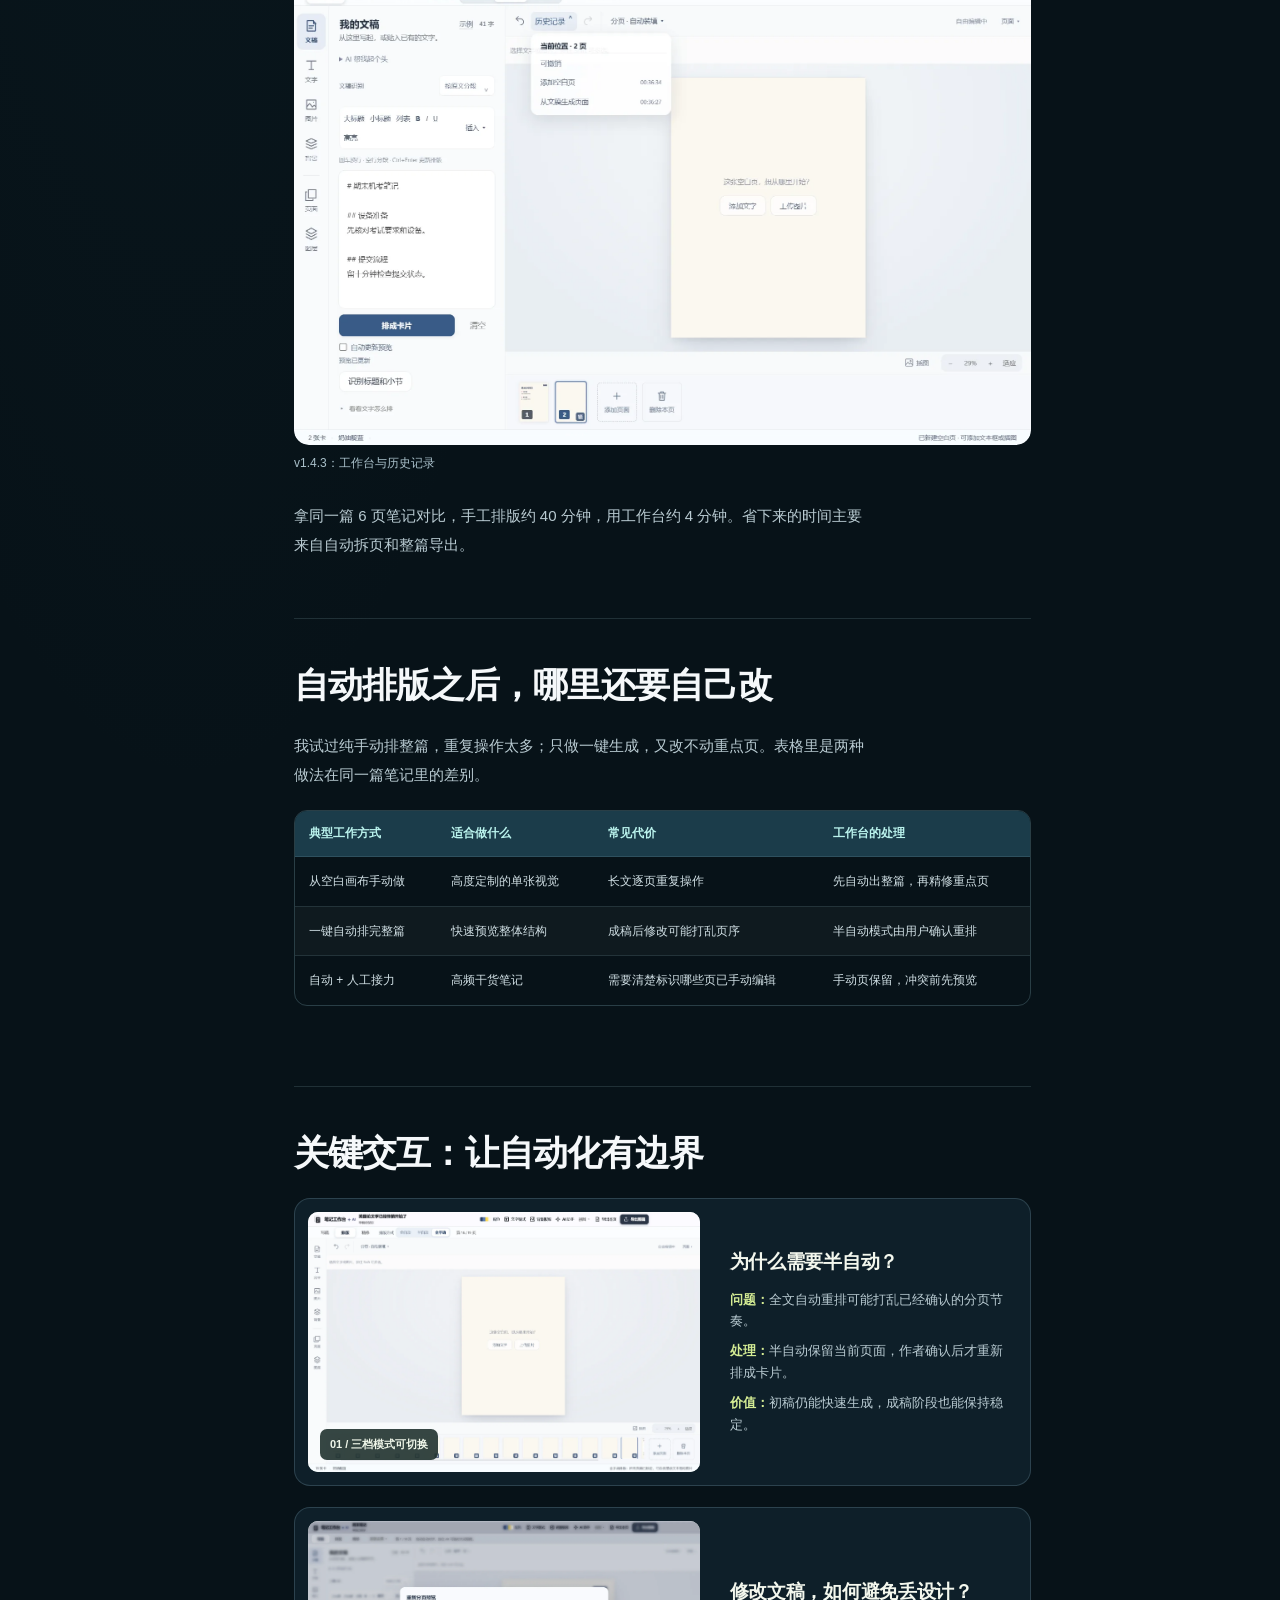
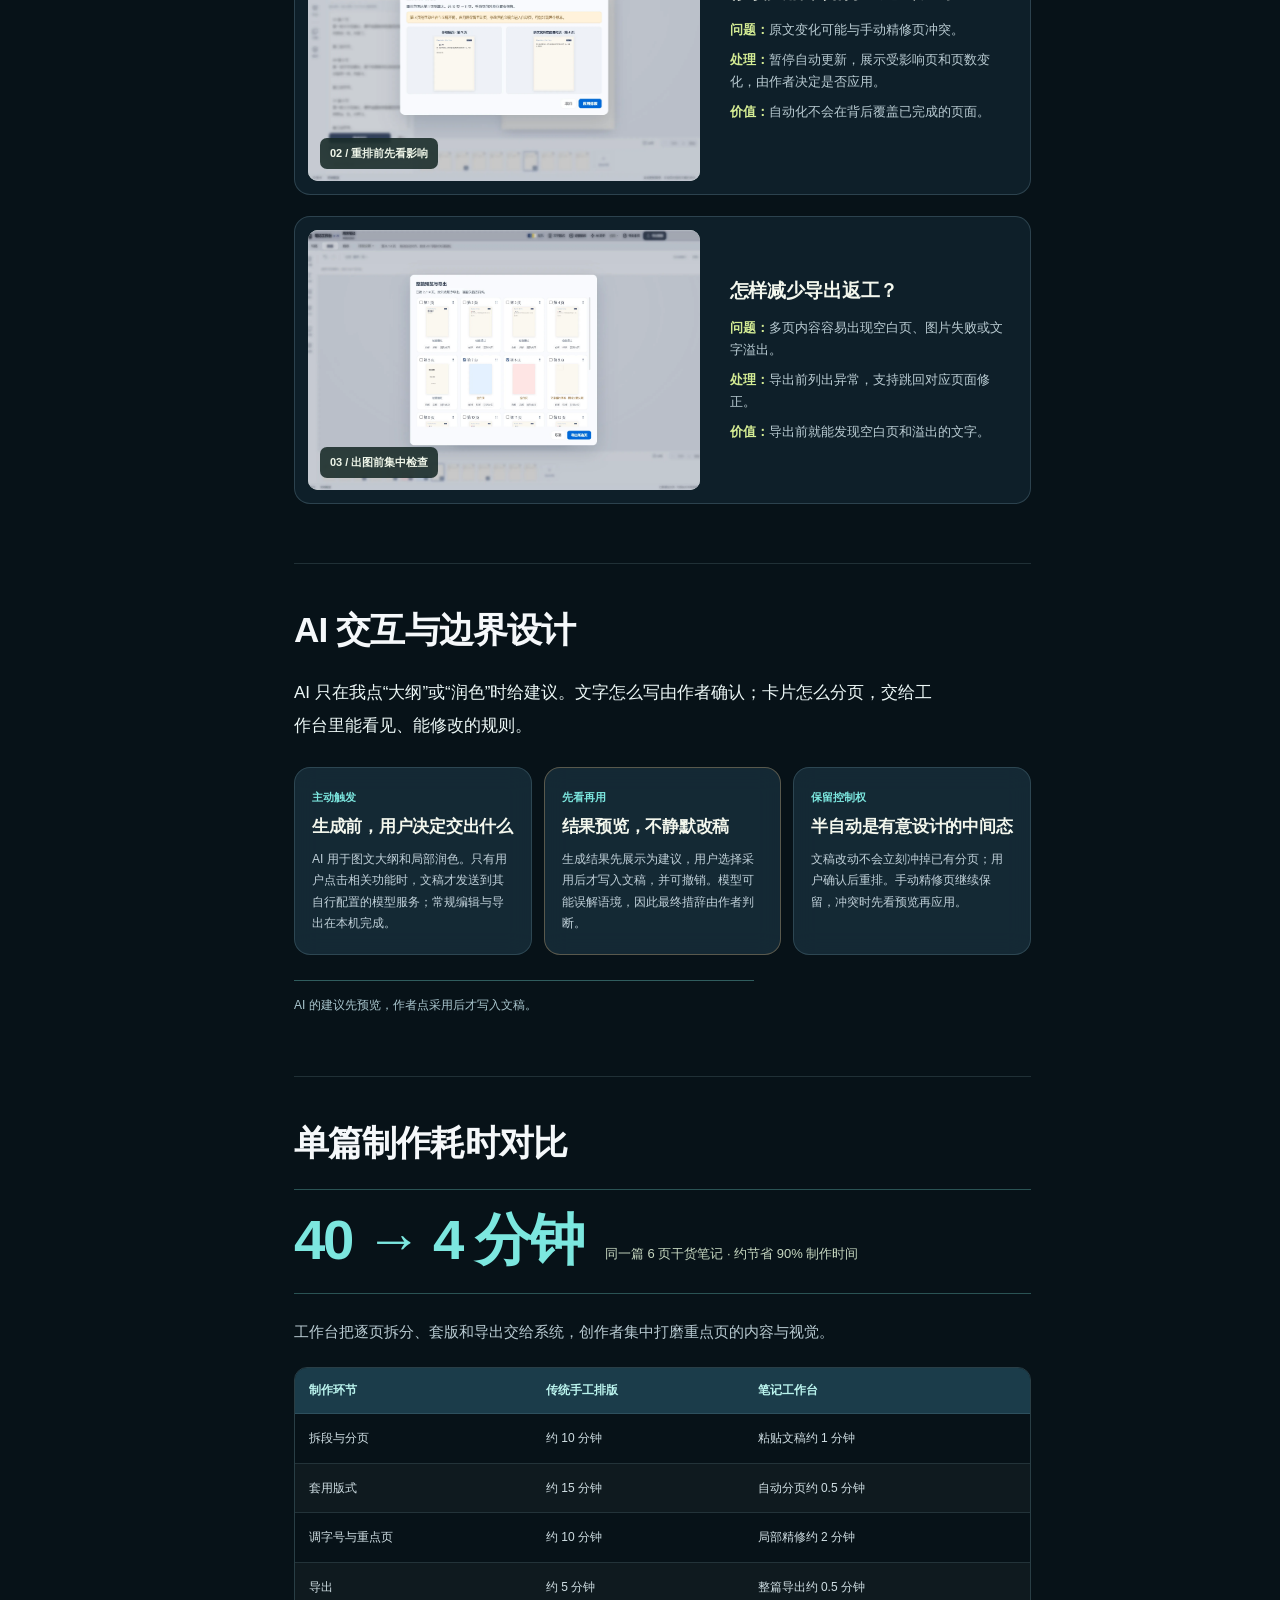
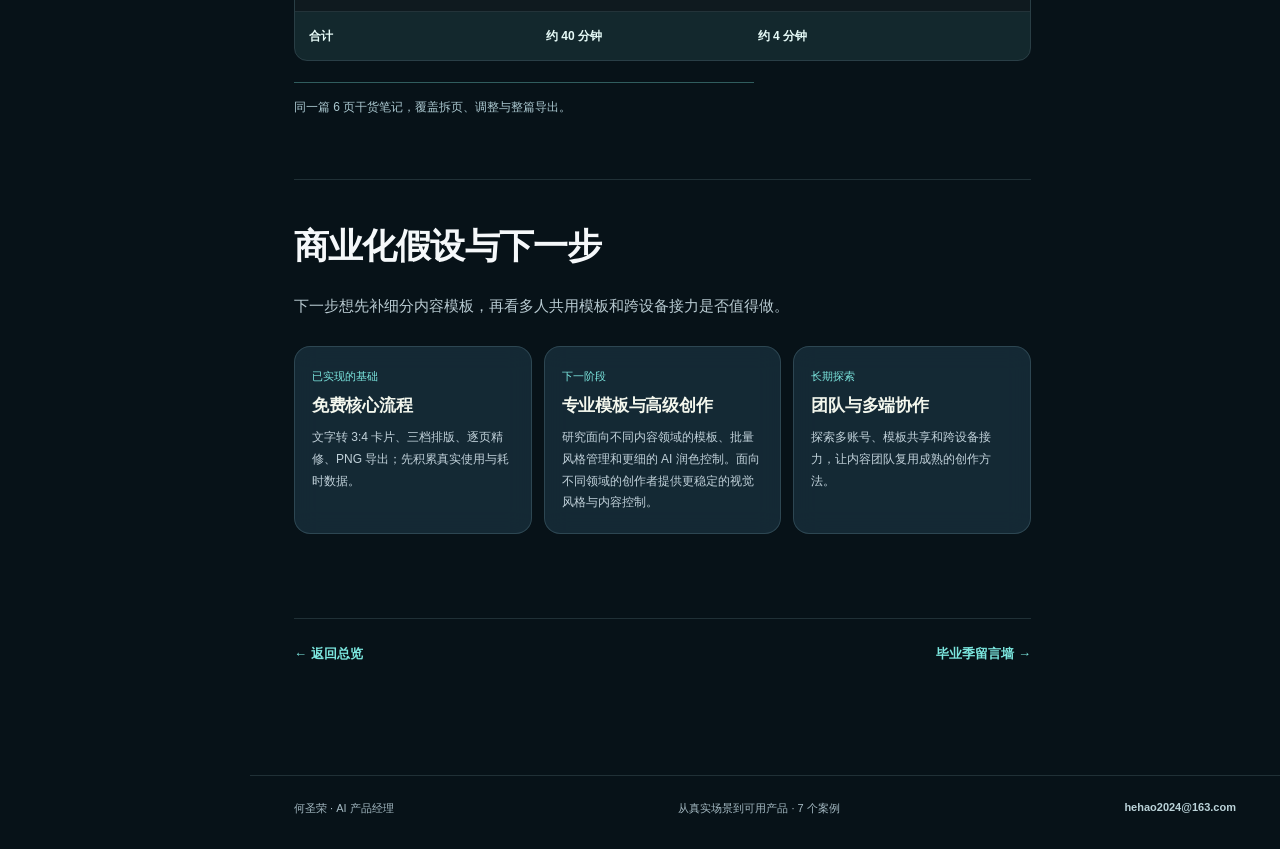
<file: projects/note-studio.html>
<!doctype html>
<html lang="zh-CN"><head><meta charset="utf-8"><meta name="viewport" content="width=device-width, initial-scale=1">
<meta name="theme-color" content="#071218"><meta name="description" content="从成稿到可控的图文卡片">
<title>小红书笔记工作台｜何圣荣的作品集</title><link rel="stylesheet" href="../site.css"><link rel="stylesheet" href="../site-dark.css"><link rel="stylesheet" href="../site-polish.css"><link rel="stylesheet" href="../prd-shelf.css"></head>
<body><div class="reading-progress" aria-hidden="true"></div><a class="skip" href="#main">跳到正文</a>
<div class="site-shell">
<aside class="side" id="project-nav" aria-label="项目目录"><div class="side-inner">
<a class="identity" href="../index.html"><span class="identity-mark">何</span><span><strong>何圣荣</strong><small>AI 产品经理作品集</small></span></a>
<div class="side-title">项目目录 <span>CONTENTS</span></div><nav><a class="nav-item " href="../index.html" ><span class="nav-no">⌂</span><span>作品总览</span></a><a class="nav-item active" href="note-studio.html" aria-current="page"><span class="nav-no">01</span><span>小红书笔记工作台</span></a><a class="nav-item " href="mailbox.html" ><span class="nav-no">02</span><span>毕业季留言墙</span></a><a class="nav-item " href="word-check.html" ><span class="nav-no">03</span><span>小红书查词网站</span></a><a class="nav-item " href="yueliu.html" ><span class="nav-no">04</span><span>阅流 · 公众号创作台</span></a><a class="nav-item " href="voice.html" ><span class="nav-no">05</span><span>张嘴就记</span></a><a class="nav-item " href="buy.html" ><span class="nav-no">06</span><span>买前听劝</span></a><a class="nav-item " href="practice.html" ><span class="nav-no">07</span><span>增长与 AI 工作流</span></a></nav>
<div class="side-bottom"><p>从真实问题出发，做有人用、能继续迭代的产品。</p><a href="mailto:hehao2024@163.com">联系我 ↗</a></div>
</div></aside>
<div class="main-wrap"><header class="mobile-top"><a href="../index.html" class="mobile-brand">何圣荣 / 作品集</a><button class="nav-toggle" aria-controls="project-nav" aria-expanded="false" type="button">项目目录 <span aria-hidden="true">☰</span></button></header>
<main id="main"><div class="page-pad"><div class="breadcrumb"><a href="../index.html">总览</a><span>/</span><span>小红书笔记工作台</span></div>
<header class="case-hero note-hero"><div class="note-hero-copy"><div class="case-no">CASE 01 / 07</div><p class="case-status">Windows 桌面工具 · 最新 v1.4.9</p><h1>小红书笔记工作台</h1><p class="case-subtitle">一篇 6 页笔记，从约 40 分钟压缩到约 4 分钟</p><div class="value-lines"><p><b>痛点</b><span>拆页、调样式和逐页导出重复消耗创作时间。</span></p><p><b>方案</b><span>三档排版接力；自动出初稿，关键页由创作者精修。</span></p><p><b>结果</b><span>同篇 6 页笔记制作时间减少约 90%。</span></p></div><div class="note-tags"><span>本地桌面工具</span><span>三档排版</span><span>AI 建议先预览</span></div></div><figure class="note-hero-image"><img src="../assets/note-studio.webp" alt="笔记工作台 v1.4.3 当前界面：写稿、排版与精修" fetchpriority="high"><figcaption>v1.4.3 界面实拍 · 当前项目已迭代至 v1.4.9</figcaption></figure></header>
<section class="operation-hero" aria-label="笔记工作台真实操作录屏">
<video autoplay muted loop playsinline controls preload="metadata" poster="../assets/note-operation-poster.webp" aria-label="笔记工作台：输入文稿、排成卡片、切换三种排版模式与精修工作区的本机操作录屏"><source src="../assets/note-operation.webm" type="video/webm">浏览器不支持视频，请查看下方版本截图。</video>
<div class="operation-meta"><span class="live-dot" aria-hidden="true"></span><strong>真实操作录屏 · v1.4.3</strong><span>输入文稿 → 排成卡片 → 切换模式 → 精修</span></div></section>
<div class="case-prd-cta"><span>想看这件事怎么从想法变成产品？</span><a class="case-prd-link" href="../prd/note-studio.html">阅读完整 PRD · 需求、取舍与迭代 <span aria-hidden="true">↗</span></a></div><div class="story-layout"><div class="story-content"><section class="story-section" id=background><h2>需求从哪里来</h2><p>做小红书图文时，我写完文案还要拆成 3:4 的卡片。哪段换页、标题放多大、重点句怎么摆，都得逐页看。一键排版虽然快，遇到封面和重点页，我还是想自己改。</p><p>第一版只解决文字转卡片。用起来后发现，改一段原文会把已经调好的页面冲掉，于是加了手动页保留和重排预览。</p></section><section class="story-section" id=decision><h2>三种模式：把速度和控制权交还给创作者</h2><p>写初稿时，我想马上看分页效果；稿子定下来后，不想每敲一个字都重排；做封面时，又需要自己移动文字。这三个时刻对应三档排版。</p><div class="mode-grid"><div><span>01 / 快速探索</span><h3>全自动</h3><p>停笔约 1.2 秒后更新预览；文稿或字号、版心改变时，自动页重新计算。适合先看整篇如何拆页、快速试方向。</p></div><div><span>02 / 稳定成稿</span><h3>半自动</h3><p>默认保留现有分页。改文稿后由用户点击“排成卡片”才重新计算。适合文章基本成型、需要控制页面节奏的人。</p></div><div><span>03 / 逐页打磨</span><h3>全手动</h3><p>将当前页转成可独立移动、缩放和编辑的文本框与图片。适合封面、重点页或有明确视觉要求的内容。</p></div></div><p>一篇笔记可以混用三档。先自动排完整篇，再把封面或重点页转成手动页；重排时，这些已改过的页会留下。</p></section><section class="story-section" id=evolution><h2>从第一版到当前版本</h2><div class="timeline"><div><span>早期探索 · v0.1—v0.7</span><h3>先证明文字能变成卡片</h3><p>早期界面把成稿输入和卡片预览放在同一个工作区，强调一键拆图和批量导出。从 v0.1.0 到 v0.7.3，产品先把输入、卡片预览与批量导出连成最短路径。</p><figure class="shot "><button type="button" class="shot-open" data-image="../assets/note-early.webp" data-caption="早期界面：文稿输入、卡片预览与批量导出" aria-label="放大查看：早期界面：文稿输入、卡片预览与批量导出"><img src="../assets/note-early.webp" alt="早期界面：文稿输入、卡片预览与批量导出" width="2322" height="1491" loading="lazy"></button><figcaption>早期界面：文稿输入、卡片预览与批量导出</figcaption></figure></div><div><span>v0.8 / 排版工作区</span><h3>从一次性生成走向逐页查看</h3><p>加入更明确的工作区与卡片缩略图，创作者能同时看到原文、当前页和整篇顺序，发现拆页不合适时继续调整。</p><figure class="shot "><button type="button" class="shot-open" data-image="../assets/note-v088.webp" data-caption="v0.8.8：排版工作区与卡片缩略图" aria-label="放大查看：v0.8.8：排版工作区与卡片缩略图"><img src="../assets/note-v088.webp" alt="v0.8.8：排版工作区与卡片缩略图" width="2034" height="1295" loading="lazy"></button><figcaption>v0.8.8：排版工作区与卡片缩略图</figcaption></figure></div><div><span>v1.0 / 自由编辑</span><h3>让精修不再破坏自动排版</h3><p>全自动、半自动、全手动三种排版方式形成明确分工；手动页锁定并在自动重排中保留。文本框与图片可以独立摆放，关键页面可以从自动生成切到人工精修。</p><figure class="shot "><button type="button" class="shot-open" data-image="../assets/note-v100.webp" data-caption="v1.0：独立文本框自由排版" aria-label="放大查看：v1.0：独立文本框自由排版"><img src="../assets/note-v100.webp" alt="v1.0：独立文本框自由排版" width="2055" height="1350" loading="lazy"></button><figcaption>v1.0：独立文本框自由排版</figcaption></figure></div><div><span>v1.3—v1.4.3 / 安全与交付</span><h3>解决“改了文字，旧设计怎么办”</h3><p>原文改动若与手动页冲突，自动更新会暂停并展示重排预览；导出前检查空白页、图片加载与文字溢出。当前本机版本还加入项目备份、历史恢复和中断续导，朝可长期使用的桌面工具完善。</p><figure class="shot "><button type="button" class="shot-open" data-image="../assets/note-reflow-v130.webp" data-caption="v1.3：安全重排预览，提示受影响页与页数变化" aria-label="放大查看：v1.3：安全重排预览，提示受影响页与页数变化"><img src="../assets/note-reflow-v130.webp" alt="v1.3：安全重排预览，提示受影响页与页数变化" width="2055" height="1350" loading="lazy"></button><figcaption>v1.3：安全重排预览，提示受影响页与页数变化</figcaption></figure><figure class="shot "><button type="button" class="shot-open" data-image="../assets/note-export-v130.webp" data-caption="v1.3：整篇导出前检查" aria-label="放大查看：v1.3：整篇导出前检查"><img src="../assets/note-export-v130.webp" alt="v1.3：整篇导出前检查" width="2340" height="1503" loading="lazy"></button><figcaption>v1.3：整篇导出前检查</figcaption></figure></div></div></section><div class="version-evidence"><div><span>VERSION EVIDENCE</span><h3>从 v0.1.0 到 v1.4.7，版本文件留下了迭代的轨迹</h3><p>这张图记录了便携版的多轮发布。截图止于 v1.4.7；本机项目 README 还记录了 v1.4.8 的导出与排序修复，以及当前 v1.4.9 的位置锁定、文字控制和纸张底板。每一步都在处理真实使用中遇到的问题。</p></div><figure class="shot"><button type="button" class="shot-open" data-image="../assets/note-version-list.png" data-caption="笔记工作台便携版版本文件记录：v0.1.0 至 v1.4.7" aria-label="放大查看笔记工作台版本文件记录"><img src="../assets/note-version-list.png" alt="笔记工作台便携版从 v0.1.0 到 v1.4.7 的版本记录" width="1170" height="1710" loading="lazy"></button><figcaption>真实版本记录 · 点击放大查看</figcaption></figure></div><section class="story-section" id=result><h2>当前产品能力</h2><p>Windows 当前 v1.4.9 已具备 3:4 卡片排版、1080×1440 PNG 导出、逐页自由编辑、背景与版式调整、项目备份和历史恢复。AI 可以生成大纲或局部润色，结果先预览，采用后才写入文稿，并可撤销；只有主动使用 AI 功能时，内容才会发送给用户配置的服务。</p><figure class="shot "><button type="button" class="shot-open" data-image="../assets/note-history-v143.webp" data-caption="v1.4.3：工作台与历史记录" aria-label="放大查看：v1.4.3：工作台与历史记录"><img src="../assets/note-history-v143.webp" alt="v1.4.3：工作台与历史记录" width="1770" height="1173" loading="lazy"></button><figcaption>v1.4.3：工作台与历史记录</figcaption></figure>
<p>拿同一篇 6 页笔记对比，手工排版约 40 分钟，用工作台约 4 分钟。省下来的时间主要来自自动拆页和整篇导出。</p></section><section class="story-section" id=positioning><h2>自动排版之后，哪里还要自己改</h2><p>我试过纯手动排整篇，重复操作太多；只做一键生成，又改不动重点页。表格里是两种做法在同一篇笔记里的差别。</p><div class="table-scroll"><table class="compare-table"><thead><tr><th>典型工作方式</th><th>适合做什么</th><th>常见代价</th><th>工作台的处理</th></tr></thead><tbody><tr><td>从空白画布手动做</td><td>高度定制的单张视觉</td><td>长文逐页重复操作</td><td>先自动出整篇，再精修重点页</td></tr><tr><td>一键自动排完整篇</td><td>快速预览整体结构</td><td>成稿后修改可能打乱页序</td><td>半自动模式由用户确认重排</td></tr><tr><td>自动 + 人工接力</td><td>高频干货笔记</td><td>需要清楚标识哪些页已手动编辑</td><td>手动页保留，冲突前先预览</td></tr></tbody></table></div></section><section class="story-section" id=interactions><h2>关键交互：让自动化有边界</h2><div class="proof-stack"><article class="proof-row"><div class="proof-visual proof-modes"><img src="../assets/note-modes-v131.webp" alt="工作台顶部三种排版方式" loading="lazy"><span>01 / 三档模式可切换</span></div><div><h3>为什么需要半自动？</h3><p><b>问题：</b>全文自动重排可能打乱已经确认的分页节奏。</p><p><b>处理：</b>半自动保留当前页面，作者确认后才重新排成卡片。</p><p><b>价值：</b>初稿仍能快速生成，成稿阶段也能保持稳定。</p></div></article><article class="proof-row"><div class="proof-visual proof-reflow"><img src="../assets/note-reflow-v130.webp" alt="重排冲突预览与受影响页提示" loading="lazy"><span>02 / 重排前先看影响</span></div><div><h3>修改文稿，如何避免丢设计？</h3><p><b>问题：</b>原文变化可能与手动精修页冲突。</p><p><b>处理：</b>暂停自动更新，展示受影响页和页数变化，由作者决定是否应用。</p><p><b>价值：</b>自动化不会在背后覆盖已完成的页面。</p></div></article><article class="proof-row"><div class="proof-visual proof-export"><img src="../assets/note-export-v130.webp" alt="整篇导出前的页面检查界面" loading="lazy"><span>03 / 出图前集中检查</span></div><div><h3>怎样减少导出返工？</h3><p><b>问题：</b>多页内容容易出现空白页、图片失败或文字溢出。</p><p><b>处理：</b>导出前列出异常，支持跳回对应页面修正。</p><p><b>价值：</b>导出前就能发现空白页和溢出的文字。</p></div></article></div></section><section class="story-section" id=ai-boundaries><h2>AI 交互与边界设计</h2><p class="section-lead">AI 只在我点“大纲”或“润色”时给建议。文字怎么写由作者确认；卡片怎么分页，交给工作台里能看见、能修改的规则。</p><div class="decision-grid"><article><b>主动触发</b><h3>生成前，用户决定交出什么</h3><p>AI 用于图文大纲和局部润色。只有用户点击相关功能时，文稿才发送到其自行配置的模型服务；常规编辑与导出在本机完成。</p></article><article><b>先看再用</b><h3>结果预览，不静默改稿</h3><p>生成结果先展示为建议，用户选择采用后才写入文稿，并可撤销。模型可能误解语境，因此最终措辞由作者判断。</p></article><article><b>保留控制权</b><h3>半自动是有意设计的中间态</h3><p>文稿改动不会立刻冲掉已有分页；用户确认后重排。手动精修页继续保留，冲突时先看预览再应用。</p></article></div><p class="evidence-line">AI 的建议先预览，作者点采用后才写入文稿。</p></section><section class="story-section" id=validation><h2>单篇制作耗时对比</h2><div class="measured-result"><strong>40 → 4 分钟</strong><span>同一篇 6 页干货笔记 · 约节省 90% 制作时间</span></div><p>工作台把逐页拆分、套版和导出交给系统，创作者集中打磨重点页的内容与视觉。</p><div class="table-scroll"><table class="compare-table"><thead><tr><th>制作环节</th><th>传统手工排版</th><th>笔记工作台</th></tr></thead><tbody><tr><td>拆段与分页</td><td>约 10 分钟</td><td>粘贴文稿约 1 分钟</td></tr><tr><td>套用版式</td><td>约 15 分钟</td><td>自动分页约 0.5 分钟</td></tr><tr><td>调字号与重点页</td><td>约 10 分钟</td><td>局部精修约 2 分钟</td></tr><tr><td>导出</td><td>约 5 分钟</td><td>整篇导出约 0.5 分钟</td></tr><tr class="total"><td>合计</td><td>约 40 分钟</td><td>约 4 分钟</td></tr></tbody></table></div><p class="evidence-line">同一篇 6 页干货笔记，覆盖拆页、调整与整篇导出。</p></section><section class="story-section" id=roadmap><h2>商业化假设与下一步</h2><p>下一步想先补细分内容模板，再看多人共用模板和跨设备接力是否值得做。</p><div class="roadmap"><article><span>已实现的基础</span><h3>免费核心流程</h3><p>文字转 3:4 卡片、三档排版、逐页精修、PNG 导出；先积累真实使用与耗时数据。</p></article><article><span>下一阶段</span><h3>专业模板与高级创作</h3><p>研究面向不同内容领域的模板、批量风格管理和更细的 AI 润色控制。面向不同领域的创作者提供更稳定的视觉风格与内容控制。</p></article><article><span>长期探索</span><h3>团队与多端协作</h3><p>探索多账号、模板共享和跨设备接力，让内容团队复用成熟的创作方法。</p></article></div></section><div class="next-links"><a href="../index.html">← 返回总览</a><a href="mailbox.html">毕业季留言墙 →</a></div></div><aside class="story-index" aria-label="本页章节"><p>本页内容</p><a href="#background">需求与背景</a><a href="#decision">核心设计</a><a href="#evolution">版本与证据</a><a href="#result">项目成果</a><a href="#positioning">工作方式对比</a><a href="#interactions">关键交互</a><a href="#ai-boundaries">AI 交互与边界</a><a href="#validation">耗时对比</a><a href="#roadmap">未来方向</a></aside></div></div></main><footer class="footer"><span>何圣荣 · AI 产品经理</span><span>从真实场景到可用产品 · 7 个案例</span><a href="mailto:hehao2024@163.com">hehao2024@163.com</a></footer></div></div>
<dialog class="lightbox" aria-label="查看项目截图"><button type="button" class="lightbox-close" aria-label="关闭截图">关闭 ×</button><button type="button" class="lightbox-prev" aria-label="查看上一张截图">←</button><img alt=""><button type="button" class="lightbox-next" aria-label="查看下一张截图">→</button><p></p></dialog>
<script src="../site.js" defer></script></body></html>
</file>
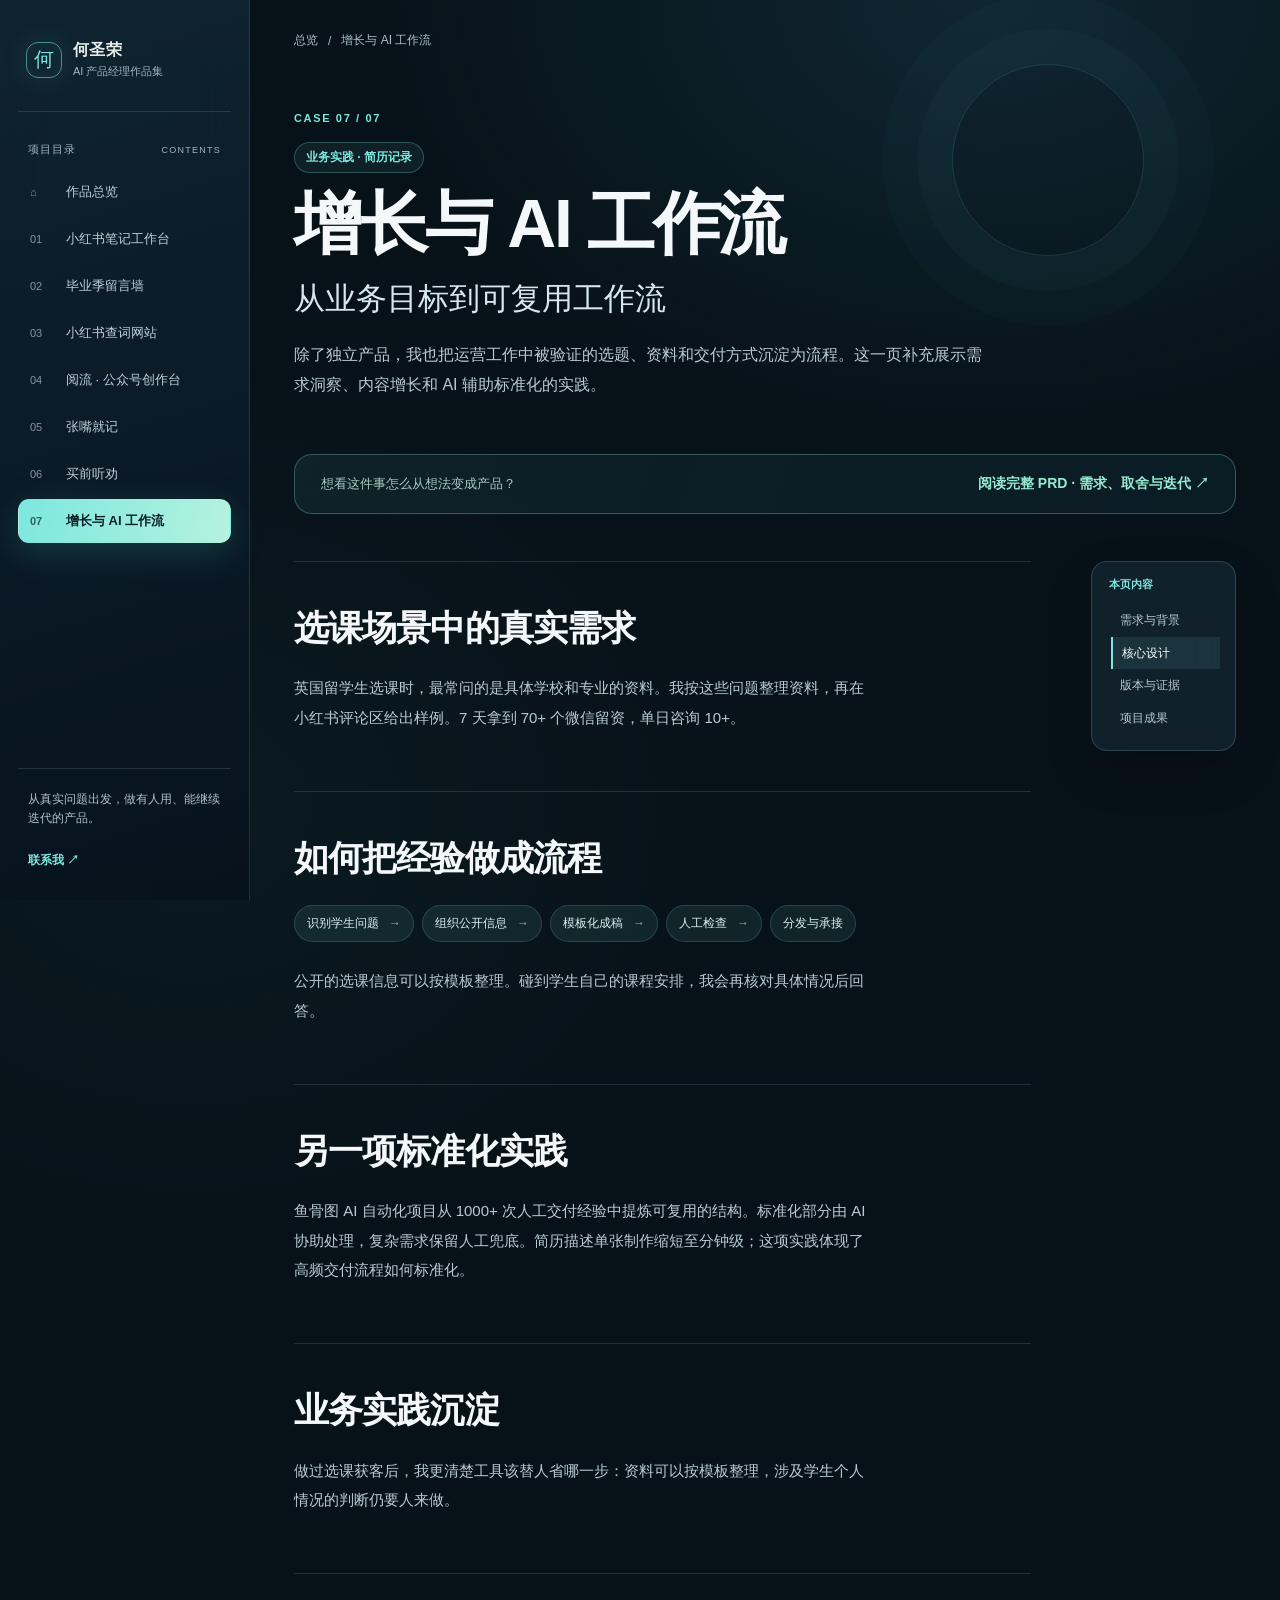
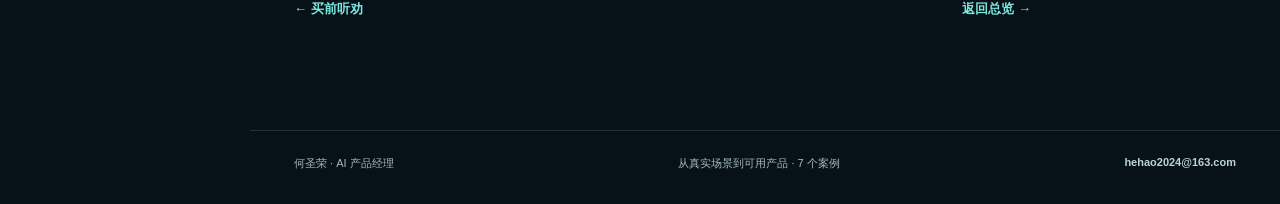
<file: projects/practice.html>
<!doctype html>
<html lang="zh-CN"><head><meta charset="utf-8"><meta name="viewport" content="width=device-width, initial-scale=1">
<meta name="theme-color" content="#071218"><meta name="description" content="把运营方法变成可复用流程">
<title>增长与 AI 工作流｜何圣荣的作品集</title><link rel="stylesheet" href="../site.css"><link rel="stylesheet" href="../site-dark.css"><link rel="stylesheet" href="../site-polish.css"><link rel="stylesheet" href="../prd-shelf.css"></head>
<body><div class="reading-progress" aria-hidden="true"></div><a class="skip" href="#main">跳到正文</a>
<div class="site-shell">
<aside class="side" id="project-nav" aria-label="项目目录"><div class="side-inner">
<a class="identity" href="../index.html"><span class="identity-mark">何</span><span><strong>何圣荣</strong><small>AI 产品经理作品集</small></span></a>
<div class="side-title">项目目录 <span>CONTENTS</span></div><nav><a class="nav-item " href="../index.html" ><span class="nav-no">⌂</span><span>作品总览</span></a><a class="nav-item " href="note-studio.html" ><span class="nav-no">01</span><span>小红书笔记工作台</span></a><a class="nav-item " href="mailbox.html" ><span class="nav-no">02</span><span>毕业季留言墙</span></a><a class="nav-item " href="word-check.html" ><span class="nav-no">03</span><span>小红书查词网站</span></a><a class="nav-item " href="yueliu.html" ><span class="nav-no">04</span><span>阅流 · 公众号创作台</span></a><a class="nav-item " href="voice.html" ><span class="nav-no">05</span><span>张嘴就记</span></a><a class="nav-item " href="buy.html" ><span class="nav-no">06</span><span>买前听劝</span></a><a class="nav-item active" href="practice.html" aria-current="page"><span class="nav-no">07</span><span>增长与 AI 工作流</span></a></nav>
<div class="side-bottom"><p>从真实问题出发，做有人用、能继续迭代的产品。</p><a href="mailto:hehao2024@163.com">联系我 ↗</a></div>
</div></aside>
<div class="main-wrap"><header class="mobile-top"><a href="../index.html" class="mobile-brand">何圣荣 / 作品集</a><button class="nav-toggle" aria-controls="project-nav" aria-expanded="false" type="button">项目目录 <span aria-hidden="true">☰</span></button></header>
<main id="main"><div class="page-pad"><div class="breadcrumb"><a href="../index.html">总览</a><span>/</span><span>增长与 AI 工作流</span></div>
<header class="case-hero"><div class="case-no">CASE 07 / 07</div><p class="case-status">业务实践 · 简历记录</p><h1>增长与 AI 工作流</h1><p class="case-subtitle">从业务目标到可复用工作流</p><p class="case-intro">除了独立产品，我也把运营工作中被验证的选题、资料和交付方式沉淀为流程。这一页补充展示需求洞察、内容增长和 AI 辅助标准化的实践。</p></header>

<div class="case-prd-cta"><span>想看这件事怎么从想法变成产品？</span><a class="case-prd-link" href="../prd/practice.html">阅读完整 PRD · 需求、取舍与迭代 <span aria-hidden="true">↗</span></a></div><div class="story-layout"><div class="story-content"><section class="story-section" id=background><h2>选课场景中的真实需求</h2><p>英国留学生选课时，最常问的是具体学校和专业的资料。我按这些问题整理资料，再在小红书评论区给出样例。7 天拿到 70+ 个微信留资，单日咨询 10+。</p></section><section class="story-section" id=decision><h2>如何把经验做成流程</h2><div class="flow"><span>识别学生问题</span><span>组织公开信息</span><span>模板化成稿</span><span>人工检查</span><span>分发与承接</span></div><p>公开的选课信息可以按模板整理。碰到学生自己的课程安排，我会再核对具体情况后回答。</p></section><section class="story-section" id=evolution><h2>另一项标准化实践</h2><p>鱼骨图 AI 自动化项目从 1000+ 次人工交付经验中提炼可复用的结构。标准化部分由 AI 协助处理，复杂需求保留人工兜底。简历描述单张制作缩短至分钟级；这项实践体现了高频交付流程如何标准化。</p></section><section class="story-section" id=result><h2>业务实践沉淀</h2><p>做过选课获客后，我更清楚工具该替人省哪一步：资料可以按模板整理，涉及学生个人情况的判断仍要人来做。</p></section><div class="next-links"><a href="buy.html">← 买前听劝</a><a href="../index.html">返回总览 →</a></div></div><aside class="story-index" aria-label="本页章节"><p>本页内容</p><a href="#background">需求与背景</a><a href="#decision">核心设计</a><a href="#evolution">版本与证据</a><a href="#result">项目成果</a></aside></div></div></main><footer class="footer"><span>何圣荣 · AI 产品经理</span><span>从真实场景到可用产品 · 7 个案例</span><a href="mailto:hehao2024@163.com">hehao2024@163.com</a></footer></div></div>
<dialog class="lightbox" aria-label="查看项目截图"><button type="button" class="lightbox-close" aria-label="关闭截图">关闭 ×</button><button type="button" class="lightbox-prev" aria-label="查看上一张截图">←</button><img alt=""><button type="button" class="lightbox-next" aria-label="查看下一张截图">→</button><p></p></dialog>
<script src="../site.js" defer></script></body></html>
</file>
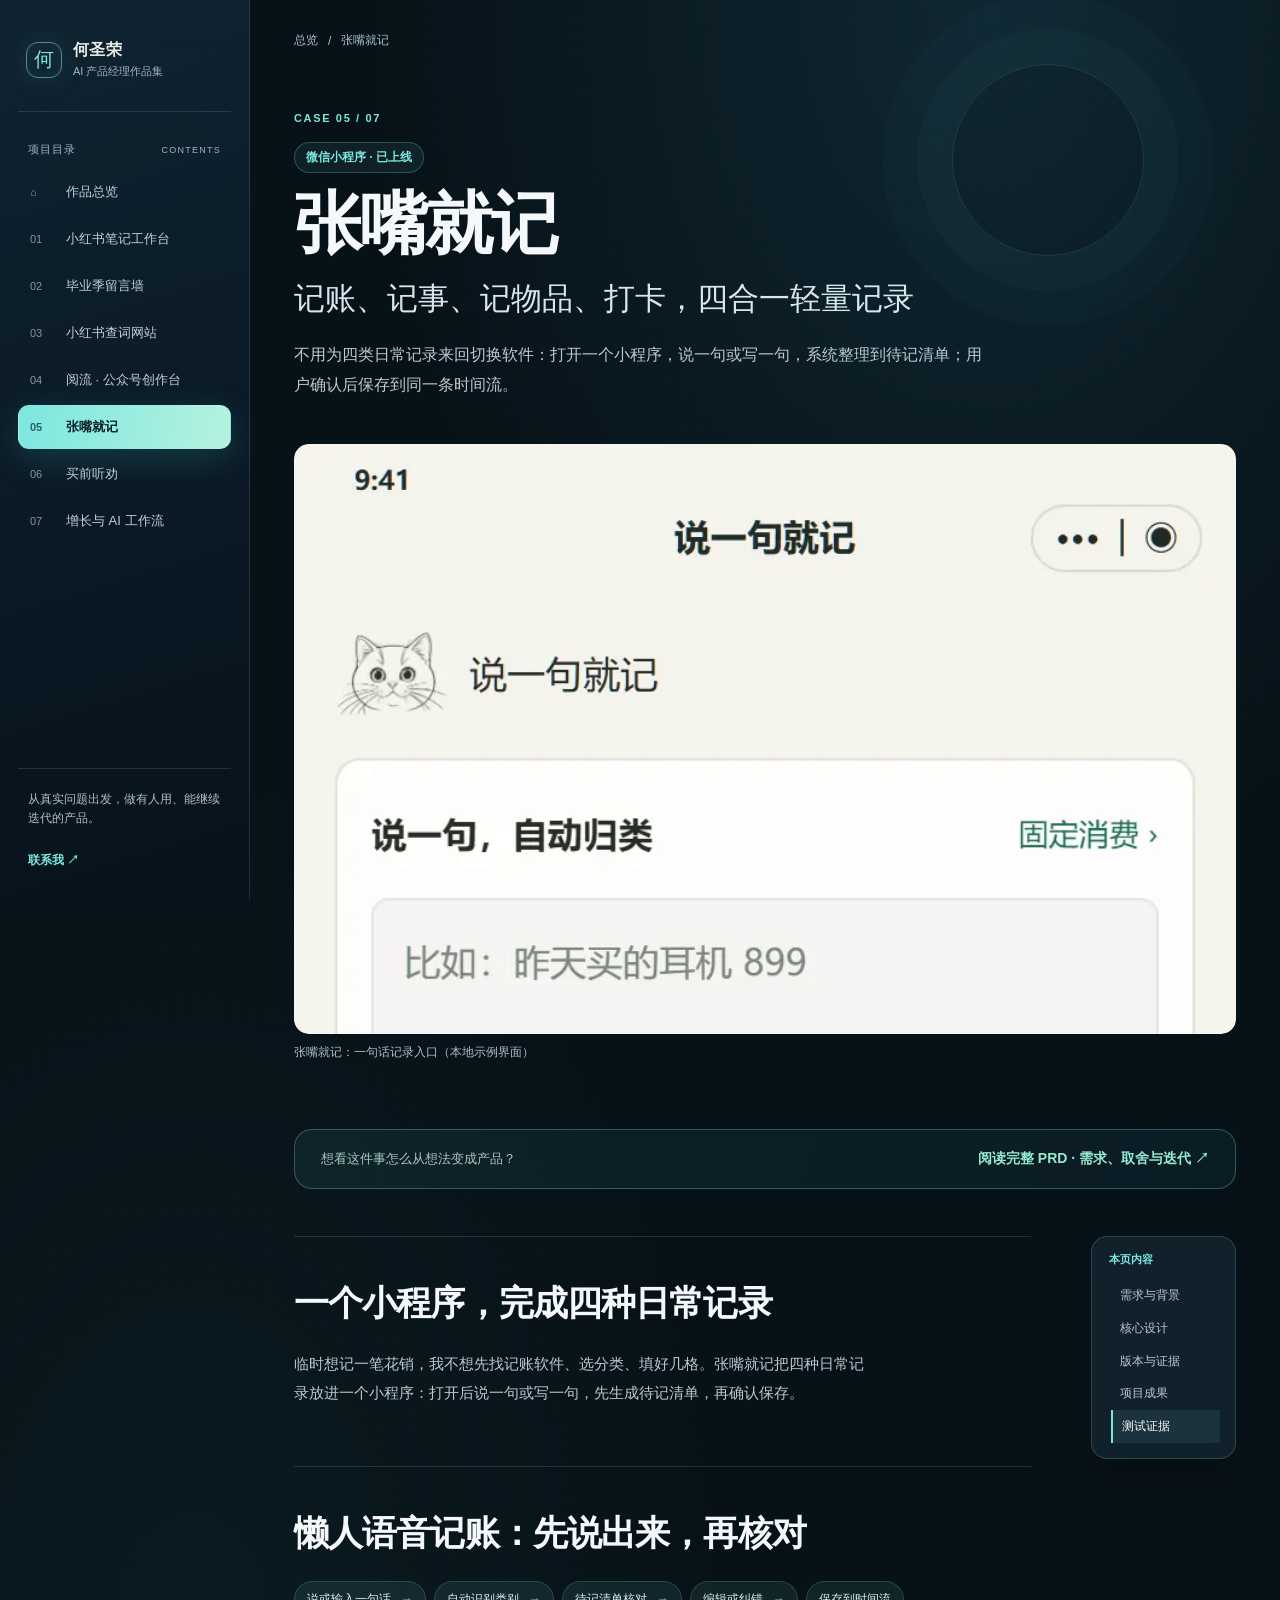
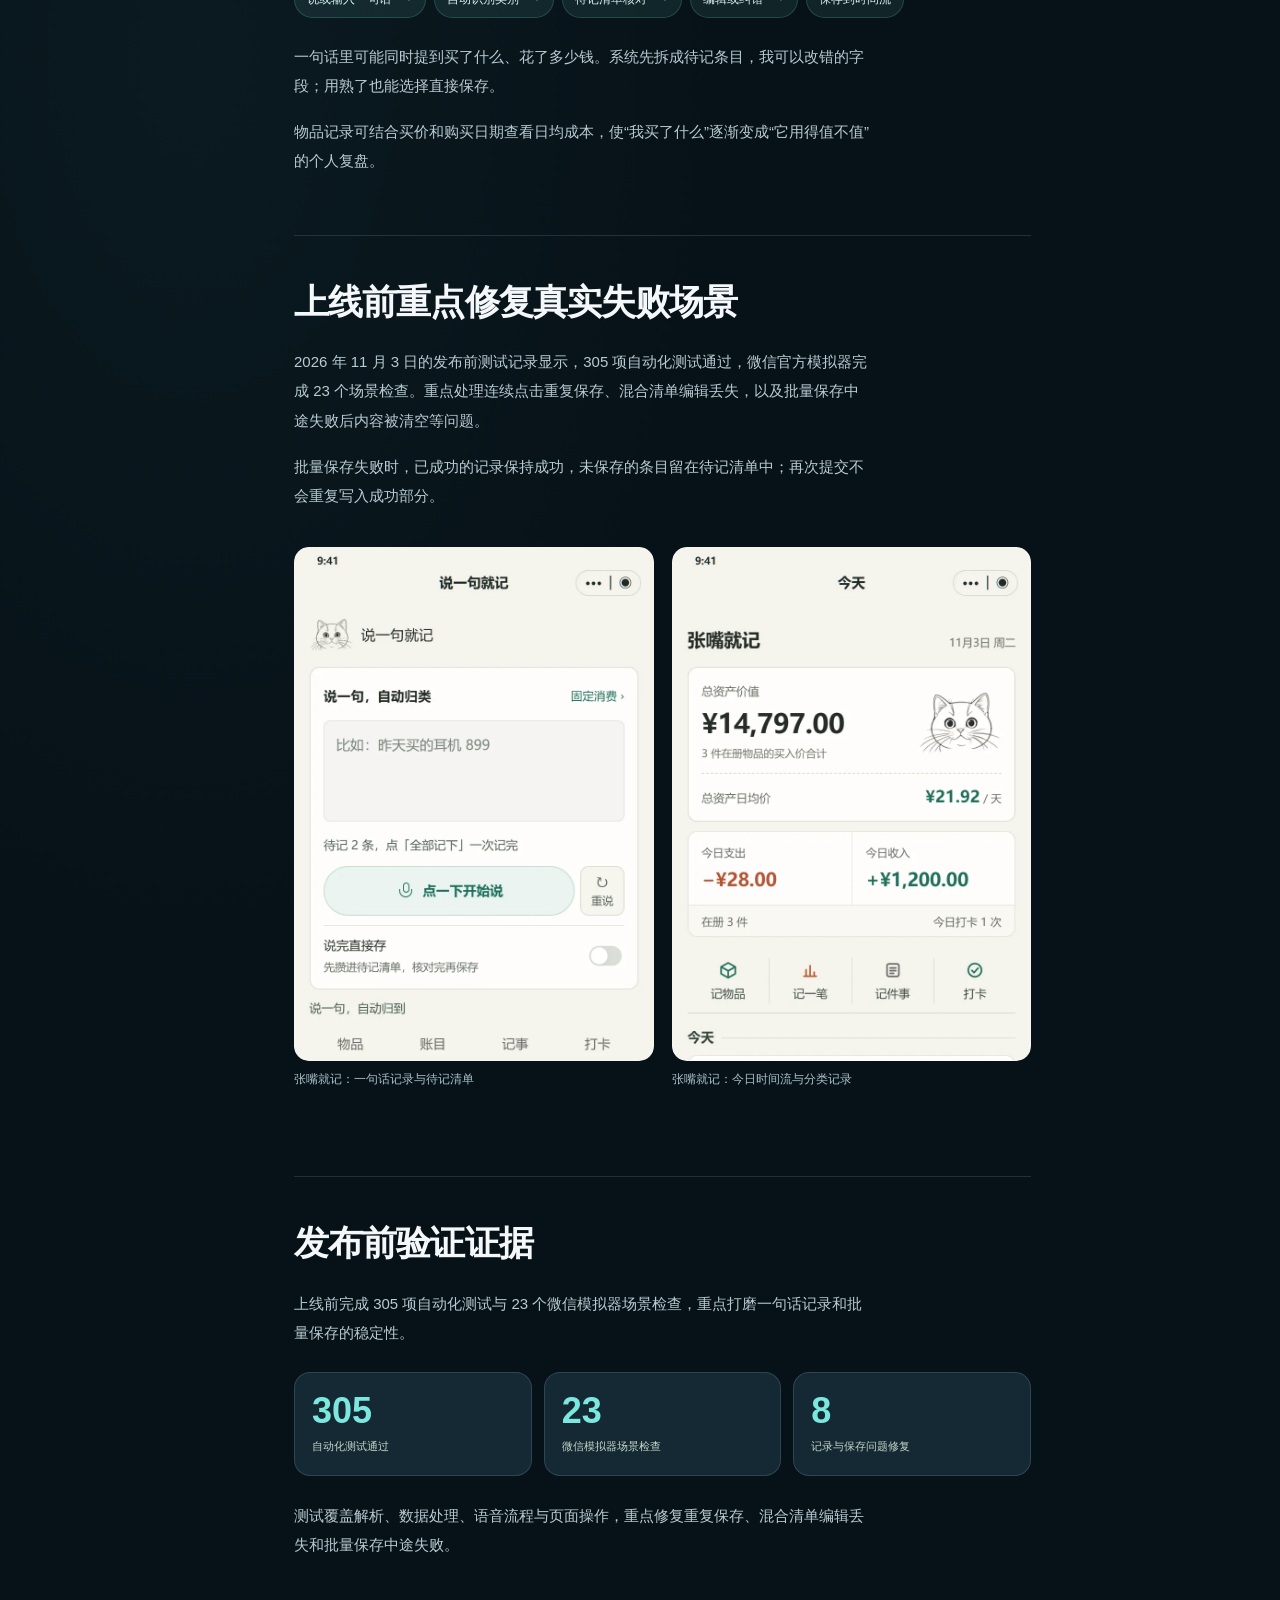
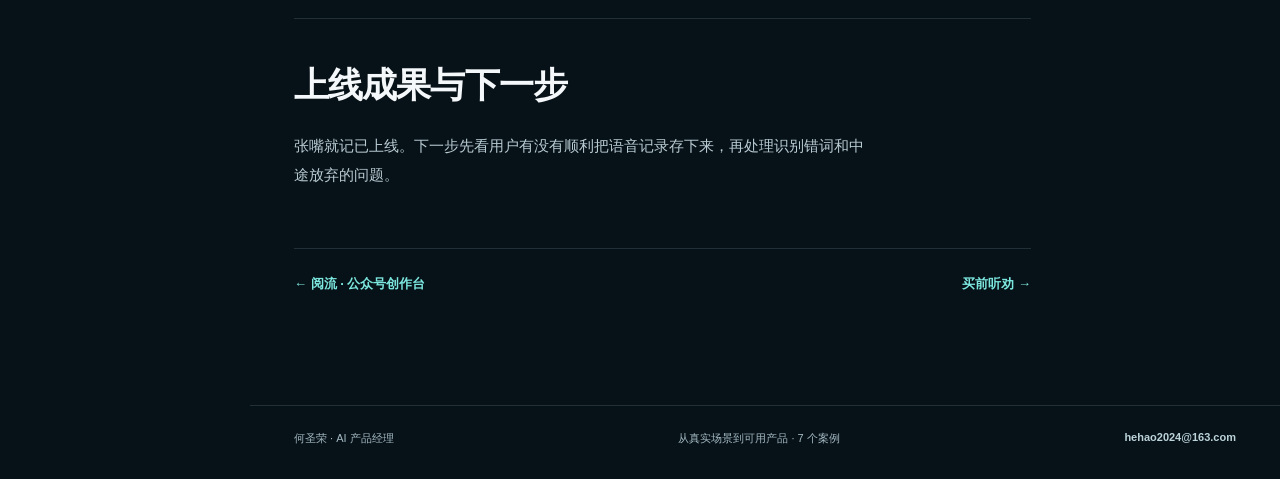
<file: projects/voice.html>
<!doctype html>
<html lang="zh-CN"><head><meta charset="utf-8"><meta name="viewport" content="width=device-width, initial-scale=1">
<meta name="theme-color" content="#071218"><meta name="description" content="一句话先记下来，再决定怎么归类">
<title>张嘴就记｜何圣荣的作品集</title><link rel="stylesheet" href="../site.css"><link rel="stylesheet" href="../site-dark.css"><link rel="stylesheet" href="../site-polish.css"><link rel="stylesheet" href="../prd-shelf.css"></head>
<body><div class="reading-progress" aria-hidden="true"></div><a class="skip" href="#main">跳到正文</a>
<div class="site-shell">
<aside class="side" id="project-nav" aria-label="项目目录"><div class="side-inner">
<a class="identity" href="../index.html"><span class="identity-mark">何</span><span><strong>何圣荣</strong><small>AI 产品经理作品集</small></span></a>
<div class="side-title">项目目录 <span>CONTENTS</span></div><nav><a class="nav-item " href="../index.html" ><span class="nav-no">⌂</span><span>作品总览</span></a><a class="nav-item " href="note-studio.html" ><span class="nav-no">01</span><span>小红书笔记工作台</span></a><a class="nav-item " href="mailbox.html" ><span class="nav-no">02</span><span>毕业季留言墙</span></a><a class="nav-item " href="word-check.html" ><span class="nav-no">03</span><span>小红书查词网站</span></a><a class="nav-item " href="yueliu.html" ><span class="nav-no">04</span><span>阅流 · 公众号创作台</span></a><a class="nav-item active" href="voice.html" aria-current="page"><span class="nav-no">05</span><span>张嘴就记</span></a><a class="nav-item " href="buy.html" ><span class="nav-no">06</span><span>买前听劝</span></a><a class="nav-item " href="practice.html" ><span class="nav-no">07</span><span>增长与 AI 工作流</span></a></nav>
<div class="side-bottom"><p>从真实问题出发，做有人用、能继续迭代的产品。</p><a href="mailto:hehao2024@163.com">联系我 ↗</a></div>
</div></aside>
<div class="main-wrap"><header class="mobile-top"><a href="../index.html" class="mobile-brand">何圣荣 / 作品集</a><button class="nav-toggle" aria-controls="project-nav" aria-expanded="false" type="button">项目目录 <span aria-hidden="true">☰</span></button></header>
<main id="main"><div class="page-pad"><div class="breadcrumb"><a href="../index.html">总览</a><span>/</span><span>张嘴就记</span></div>
<header class="case-hero"><div class="case-no">CASE 05 / 07</div><p class="case-status">微信小程序 · 已上线</p><h1>张嘴就记</h1><p class="case-subtitle">记账、记事、记物品、打卡，四合一轻量记录</p><p class="case-intro">不用为四类日常记录来回切换软件：打开一个小程序，说一句或写一句，系统整理到待记清单；用户确认后保存到同一条时间流。</p></header>
<figure class="shot hero-shot"><button type="button" class="shot-open" data-image="../assets/voice-capture.webp" data-caption="张嘴就记：一句话记录入口（本地示例界面）" aria-label="放大查看：张嘴就记：一句话记录入口（本地示例界面）"><img src="../assets/voice-capture.webp" alt="张嘴就记：一句话记录入口（本地示例界面）" width="780" height="1688" loading="lazy"></button><figcaption>张嘴就记：一句话记录入口（本地示例界面）</figcaption></figure>
<div class="case-prd-cta"><span>想看这件事怎么从想法变成产品？</span><a class="case-prd-link" href="../prd/voice.html">阅读完整 PRD · 需求、取舍与迭代 <span aria-hidden="true">↗</span></a></div><div class="story-layout"><div class="story-content"><section class="story-section" id=background><h2>一个小程序，完成四种日常记录</h2><p>临时想记一笔花销，我不想先找记账软件、选分类、填好几格。张嘴就记把四种日常记录放进一个小程序：打开后说一句或写一句，先生成待记清单，再确认保存。</p></section><section class="story-section" id=decision><h2>懒人语音记账：先说出来，再核对</h2><div class="flow"><span>说或输入一句话</span><span>自动识别类别</span><span>待记清单核对</span><span>编辑或纠错</span><span>保存到时间流</span></div><p>一句话里可能同时提到买了什么、花了多少钱。系统先拆成待记条目，我可以改错的字段；用熟了也能选择直接保存。</p><p>物品记录可结合买价和购买日期查看日均成本，使“我买了什么”逐渐变成“它用得值不值”的个人复盘。</p></section><section class="story-section" id=evolution><h2>上线前重点修复真实失败场景</h2><p>2026 年 11 月 3 日的发布前测试记录显示，305 项自动化测试通过，微信官方模拟器完成 23 个场景检查。重点处理连续点击重复保存、混合清单编辑丢失，以及批量保存中途失败后内容被清空等问题。</p><p>批量保存失败时，已成功的记录保持成功，未保存的条目留在待记清单中；再次提交不会重复写入成功部分。</p><div class="two-shots"><figure class="shot "><button type="button" class="shot-open" data-image="../assets/voice-capture.webp" data-caption="张嘴就记：一句话记录与待记清单" aria-label="放大查看：张嘴就记：一句话记录与待记清单"><img src="../assets/voice-capture.webp" alt="张嘴就记：一句话记录与待记清单" width="780" height="1688" loading="lazy"></button><figcaption>张嘴就记：一句话记录与待记清单</figcaption></figure><figure class="shot "><button type="button" class="shot-open" data-image="../assets/voice-today.webp" data-caption="张嘴就记：今日时间流与分类记录" aria-label="放大查看：张嘴就记：今日时间流与分类记录"><img src="../assets/voice-today.webp" alt="张嘴就记：今日时间流与分类记录" width="780" height="1688" loading="lazy"></button><figcaption>张嘴就记：今日时间流与分类记录</figcaption></figure></div></section><section class="story-section" id=verification><h2>发布前验证证据</h2><p>上线前完成 305 项自动化测试与 23 个微信模拟器场景检查，重点打磨一句话记录和批量保存的稳定性。</p><div class="test-evidence"><div><strong>305</strong><span>自动化测试通过</span></div><div><strong>23</strong><span>微信模拟器场景检查</span></div><div><strong>8</strong><span>记录与保存问题修复</span></div></div><p>测试覆盖解析、数据处理、语音流程与页面操作，重点修复重复保存、混合清单编辑丢失和批量保存中途失败。</p></section><section class="story-section" id=result><h2>上线成果与下一步</h2><p>张嘴就记已上线。下一步先看用户有没有顺利把语音记录存下来，再处理识别错词和中途放弃的问题。</p></section><div class="next-links"><a href="yueliu.html">← 阅流 · 公众号创作台</a><a href="buy.html">买前听劝 →</a></div></div><aside class="story-index" aria-label="本页章节"><p>本页内容</p><a href="#background">需求与背景</a><a href="#decision">核心设计</a><a href="#evolution">版本与证据</a><a href="#result">项目成果</a><a href="#verification">测试证据</a></aside></div></div></main><footer class="footer"><span>何圣荣 · AI 产品经理</span><span>从真实场景到可用产品 · 7 个案例</span><a href="mailto:hehao2024@163.com">hehao2024@163.com</a></footer></div></div>
<dialog class="lightbox" aria-label="查看项目截图"><button type="button" class="lightbox-close" aria-label="关闭截图">关闭 ×</button><button type="button" class="lightbox-prev" aria-label="查看上一张截图">←</button><img alt=""><button type="button" class="lightbox-next" aria-label="查看下一张截图">→</button><p></p></dialog>
<script src="../site.js" defer></script></body></html>
</file>
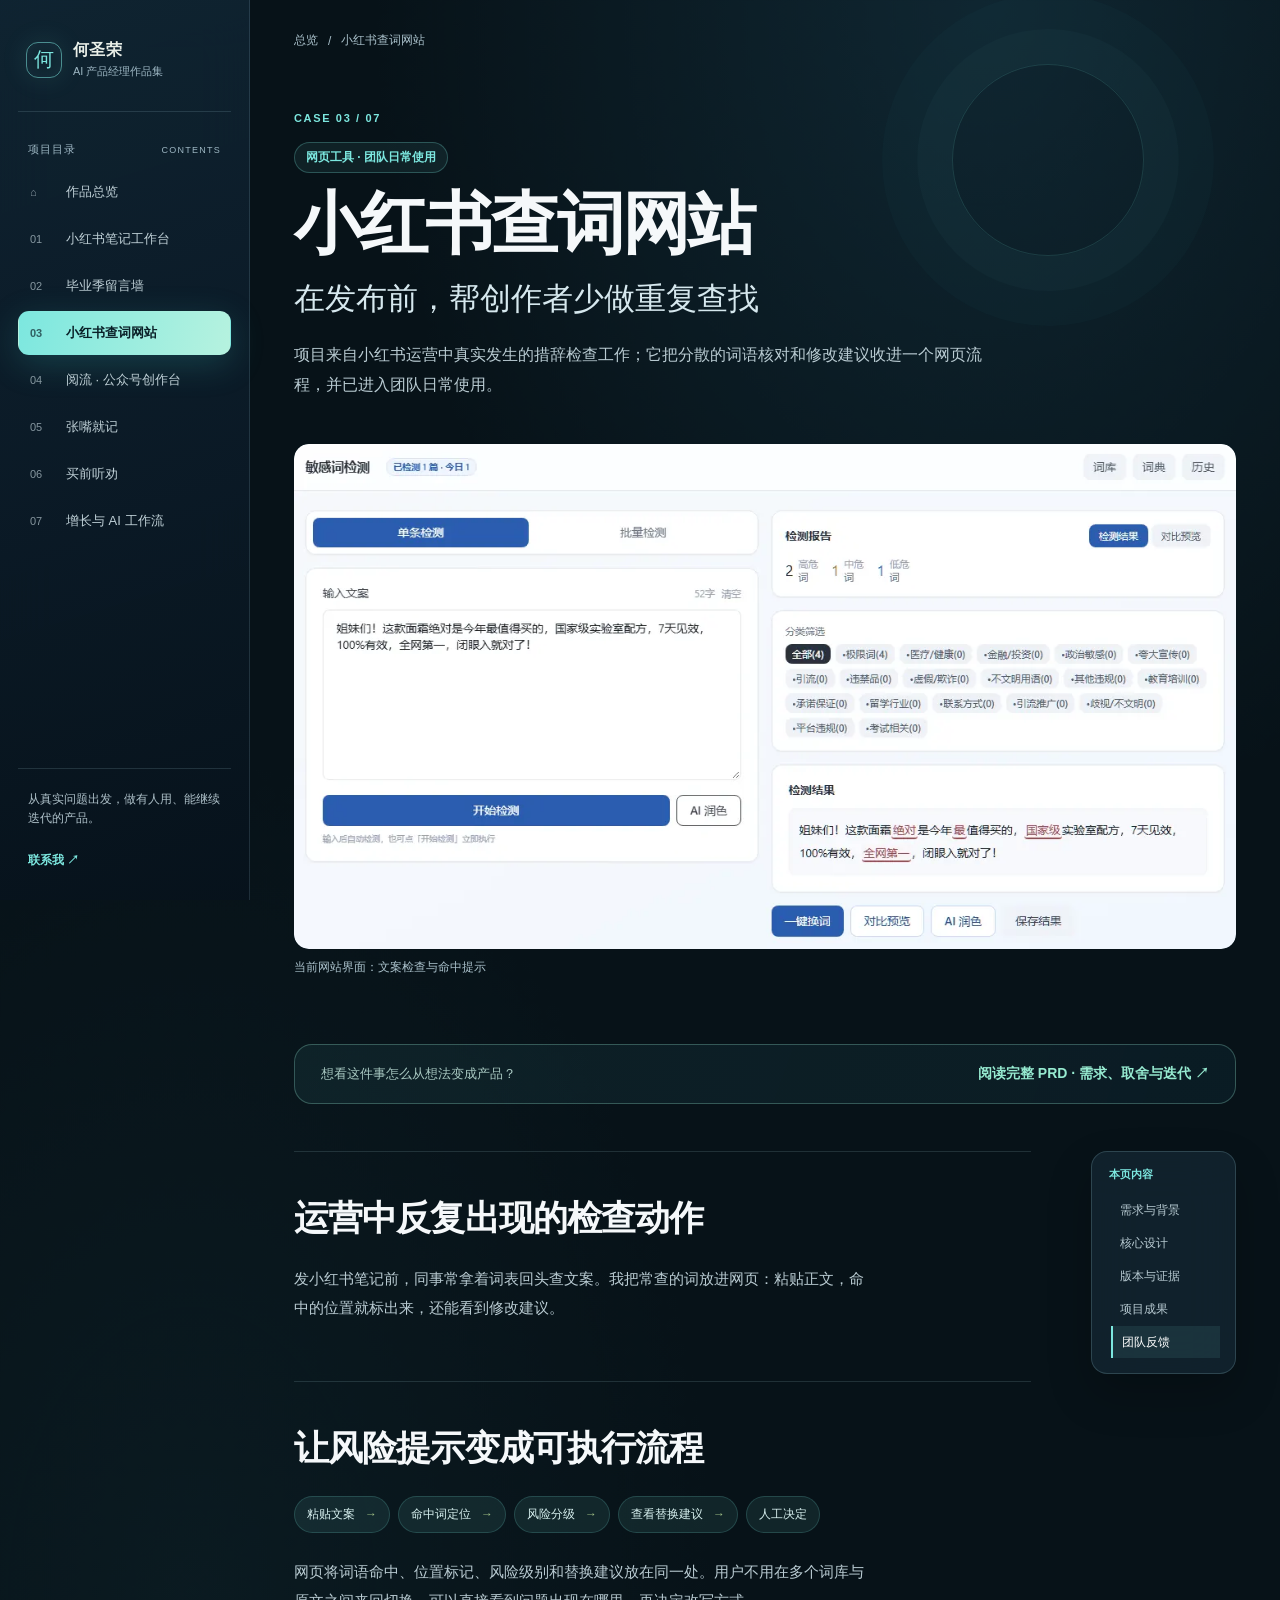
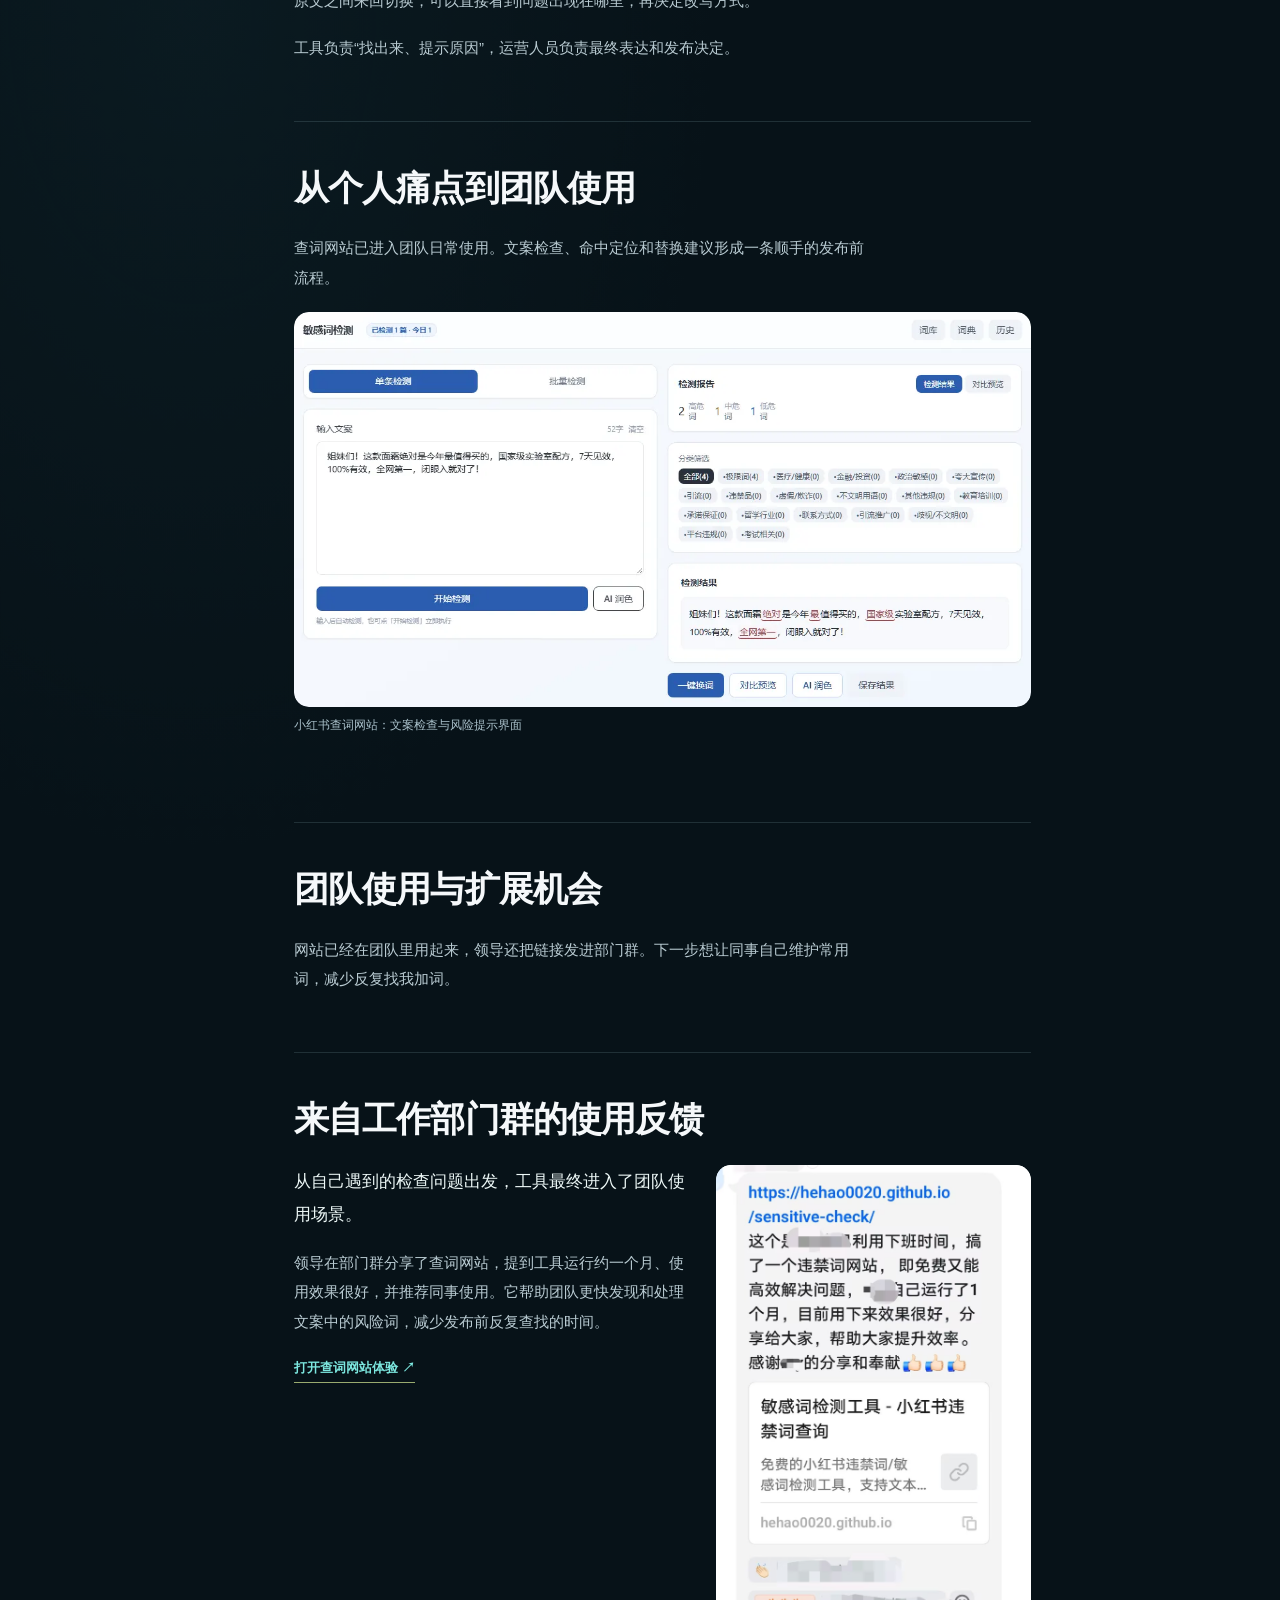
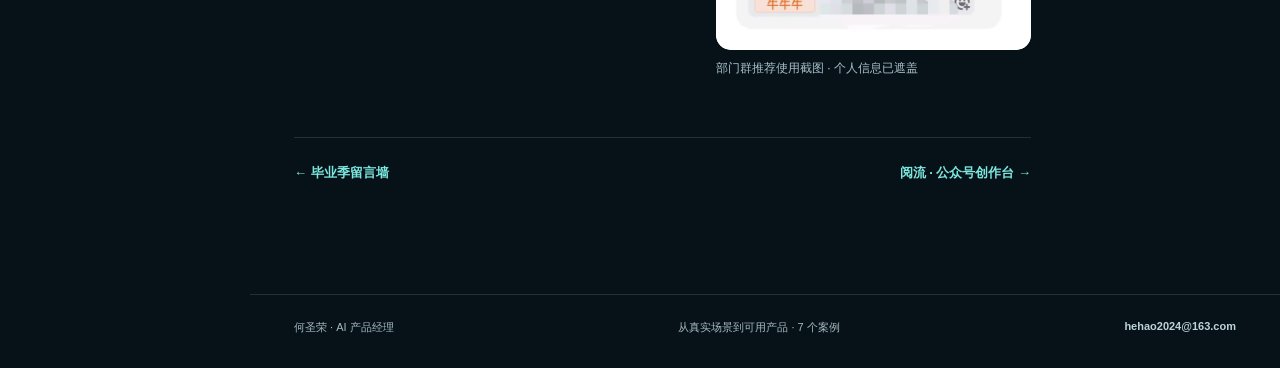
<file: projects/word-check.html>
<!doctype html>
<html lang="zh-CN"><head><meta charset="utf-8"><meta name="viewport" content="width=device-width, initial-scale=1">
<meta name="theme-color" content="#071218"><meta name="description" content="把发布前的措辞检查变成流程">
<title>小红书查词网站｜何圣荣的作品集</title><link rel="stylesheet" href="../site.css"><link rel="stylesheet" href="../site-dark.css"><link rel="stylesheet" href="../site-polish.css"><link rel="stylesheet" href="../prd-shelf.css"></head>
<body><div class="reading-progress" aria-hidden="true"></div><a class="skip" href="#main">跳到正文</a>
<div class="site-shell">
<aside class="side" id="project-nav" aria-label="项目目录"><div class="side-inner">
<a class="identity" href="../index.html"><span class="identity-mark">何</span><span><strong>何圣荣</strong><small>AI 产品经理作品集</small></span></a>
<div class="side-title">项目目录 <span>CONTENTS</span></div><nav><a class="nav-item " href="../index.html" ><span class="nav-no">⌂</span><span>作品总览</span></a><a class="nav-item " href="note-studio.html" ><span class="nav-no">01</span><span>小红书笔记工作台</span></a><a class="nav-item " href="mailbox.html" ><span class="nav-no">02</span><span>毕业季留言墙</span></a><a class="nav-item active" href="word-check.html" aria-current="page"><span class="nav-no">03</span><span>小红书查词网站</span></a><a class="nav-item " href="yueliu.html" ><span class="nav-no">04</span><span>阅流 · 公众号创作台</span></a><a class="nav-item " href="voice.html" ><span class="nav-no">05</span><span>张嘴就记</span></a><a class="nav-item " href="buy.html" ><span class="nav-no">06</span><span>买前听劝</span></a><a class="nav-item " href="practice.html" ><span class="nav-no">07</span><span>增长与 AI 工作流</span></a></nav>
<div class="side-bottom"><p>从真实问题出发，做有人用、能继续迭代的产品。</p><a href="mailto:hehao2024@163.com">联系我 ↗</a></div>
</div></aside>
<div class="main-wrap"><header class="mobile-top"><a href="../index.html" class="mobile-brand">何圣荣 / 作品集</a><button class="nav-toggle" aria-controls="project-nav" aria-expanded="false" type="button">项目目录 <span aria-hidden="true">☰</span></button></header>
<main id="main"><div class="page-pad"><div class="breadcrumb"><a href="../index.html">总览</a><span>/</span><span>小红书查词网站</span></div>
<header class="case-hero"><div class="case-no">CASE 03 / 07</div><p class="case-status">网页工具 · 团队日常使用</p><h1>小红书查词网站</h1><p class="case-subtitle">在发布前，帮创作者少做重复查找</p><p class="case-intro">项目来自小红书运营中真实发生的措辞检查工作；它把分散的词语核对和修改建议收进一个网页流程，并已进入团队日常使用。</p></header>
<figure class="shot hero-shot"><button type="button" class="shot-open" data-image="../assets/word-check.webp" data-caption="当前网站界面：文案检查与命中提示" aria-label="放大查看：当前网站界面：文案检查与命中提示"><img src="../assets/word-check.webp" alt="当前网站界面：文案检查与命中提示" width="1148" height="616" loading="lazy"></button><figcaption>当前网站界面：文案检查与命中提示</figcaption></figure>
<div class="case-prd-cta"><span>想看这件事怎么从想法变成产品？</span><a class="case-prd-link" href="../prd/word-check.html">阅读完整 PRD · 需求、取舍与迭代 <span aria-hidden="true">↗</span></a></div><div class="story-layout"><div class="story-content"><section class="story-section" id=background><h2>运营中反复出现的检查动作</h2><p>发小红书笔记前，同事常拿着词表回头查文案。我把常查的词放进网页：粘贴正文，命中的位置就标出来，还能看到修改建议。</p></section><section class="story-section" id=decision><h2>让风险提示变成可执行流程</h2><div class="flow"><span>粘贴文案</span><span>命中词定位</span><span>风险分级</span><span>查看替换建议</span><span>人工决定</span></div><p>网页将词语命中、位置标记、风险级别和替换建议放在同一处。用户不用在多个词库与原文之间来回切换，可以直接看到问题出现在哪里，再决定改写方式。</p><p>工具负责“找出来、提示原因”，运营人员负责最终表达和发布决定。</p></section><section class="story-section" id=evolution><h2>从个人痛点到团队使用</h2><p>查词网站已进入团队日常使用。文案检查、命中定位和替换建议形成一条顺手的发布前流程。</p><figure class="shot "><button type="button" class="shot-open" data-image="../assets/word-check.webp" data-caption="小红书查词网站：文案检查与风险提示界面" aria-label="放大查看：小红书查词网站：文案检查与风险提示界面"><img src="../assets/word-check.webp" alt="小红书查词网站：文案检查与风险提示界面" width="1148" height="616" loading="lazy"></button><figcaption>小红书查词网站：文案检查与风险提示界面</figcaption></figure></section><section class="story-section" id=result><h2>团队使用与扩展机会</h2><p>网站已经在团队里用起来，领导还把链接发进部门群。下一步想让同事自己维护常用词，减少反复找我加词。</p></section><section class="story-section" id=feedback><h2>来自工作部门群的使用反馈</h2><div class="recognition-proof"><div><p class="section-lead">从自己遇到的检查问题出发，工具最终进入了团队使用场景。</p><p>领导在部门群分享了查词网站，提到工具运行约一个月、使用效果很好，并推荐同事使用。它帮助团队更快发现和处理文案中的风险词，减少发布前反复查找的时间。</p><a class="evidence-link" href="https://hehao0020.github.io/sensitive-check/" target="_blank" rel="noopener">打开查词网站体验 ↗</a></div><figure class="shot "><button type="button" class="shot-open" data-image="../assets/word-team-recognition-v2.png" data-caption="部门群推荐使用截图 · 个人信息已遮盖" aria-label="放大查看：部门群推荐使用截图 · 个人信息已遮盖"><img src="../assets/word-team-recognition-v2.png" alt="部门群推荐使用截图 · 个人信息已遮盖" width="672" height="1035" loading="lazy"></button><figcaption>部门群推荐使用截图 · 个人信息已遮盖</figcaption></figure></div></section><div class="next-links"><a href="mailbox.html">← 毕业季留言墙</a><a href="yueliu.html">阅流 · 公众号创作台 →</a></div></div><aside class="story-index" aria-label="本页章节"><p>本页内容</p><a href="#background">需求与背景</a><a href="#decision">核心设计</a><a href="#evolution">版本与证据</a><a href="#result">项目成果</a><a href="#feedback">团队反馈</a></aside></div></div></main><footer class="footer"><span>何圣荣 · AI 产品经理</span><span>从真实场景到可用产品 · 7 个案例</span><a href="mailto:hehao2024@163.com">hehao2024@163.com</a></footer></div></div>
<dialog class="lightbox" aria-label="查看项目截图"><button type="button" class="lightbox-close" aria-label="关闭截图">关闭 ×</button><button type="button" class="lightbox-prev" aria-label="查看上一张截图">←</button><img alt=""><button type="button" class="lightbox-next" aria-label="查看下一张截图">→</button><p></p></dialog>
<script src="../site.js" defer></script></body></html>
</file>
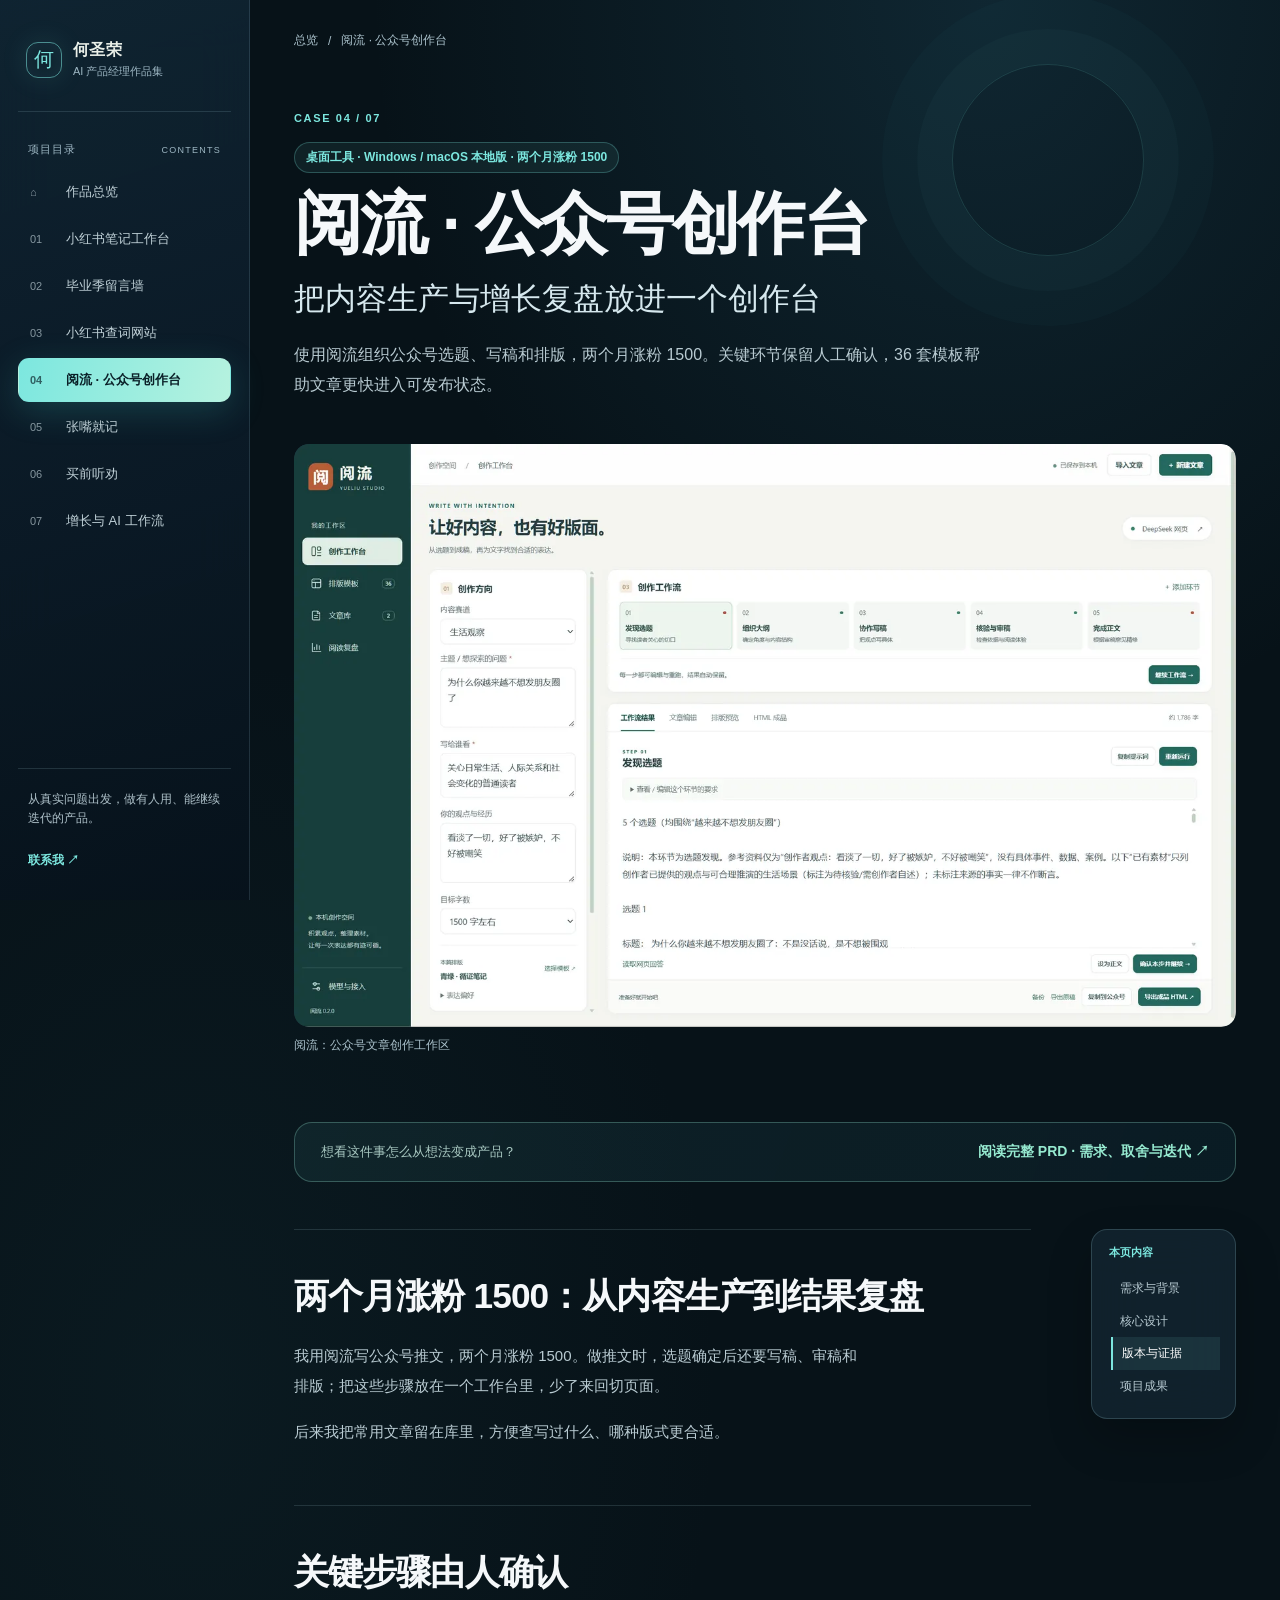
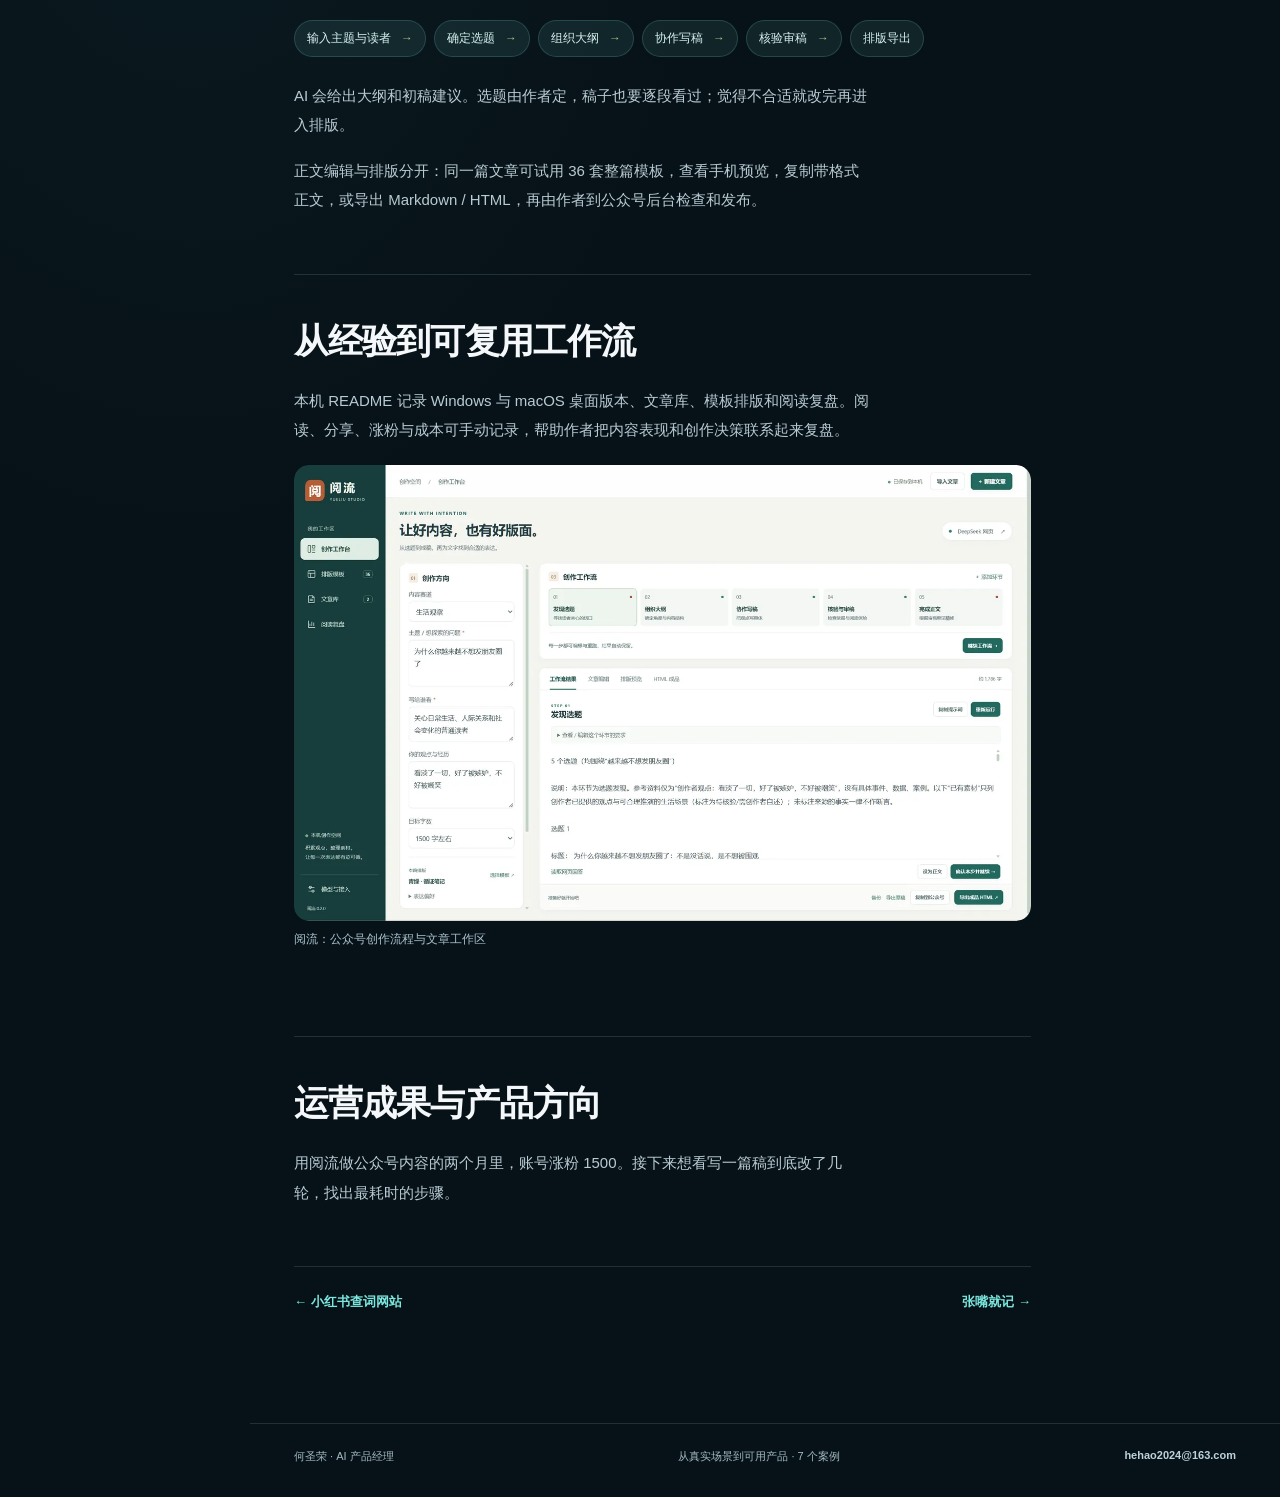
<file: projects/yueliu.html>
<!doctype html>
<html lang="zh-CN"><head><meta charset="utf-8"><meta name="viewport" content="width=device-width, initial-scale=1">
<meta name="theme-color" content="#071218"><meta name="description" content="将运营经验沉淀为可确认的创作步骤">
<title>阅流 · 公众号创作台｜何圣荣的作品集</title><link rel="stylesheet" href="../site.css"><link rel="stylesheet" href="../site-dark.css"><link rel="stylesheet" href="../site-polish.css"><link rel="stylesheet" href="../prd-shelf.css"></head>
<body><div class="reading-progress" aria-hidden="true"></div><a class="skip" href="#main">跳到正文</a>
<div class="site-shell">
<aside class="side" id="project-nav" aria-label="项目目录"><div class="side-inner">
<a class="identity" href="../index.html"><span class="identity-mark">何</span><span><strong>何圣荣</strong><small>AI 产品经理作品集</small></span></a>
<div class="side-title">项目目录 <span>CONTENTS</span></div><nav><a class="nav-item " href="../index.html" ><span class="nav-no">⌂</span><span>作品总览</span></a><a class="nav-item " href="note-studio.html" ><span class="nav-no">01</span><span>小红书笔记工作台</span></a><a class="nav-item " href="mailbox.html" ><span class="nav-no">02</span><span>毕业季留言墙</span></a><a class="nav-item " href="word-check.html" ><span class="nav-no">03</span><span>小红书查词网站</span></a><a class="nav-item active" href="yueliu.html" aria-current="page"><span class="nav-no">04</span><span>阅流 · 公众号创作台</span></a><a class="nav-item " href="voice.html" ><span class="nav-no">05</span><span>张嘴就记</span></a><a class="nav-item " href="buy.html" ><span class="nav-no">06</span><span>买前听劝</span></a><a class="nav-item " href="practice.html" ><span class="nav-no">07</span><span>增长与 AI 工作流</span></a></nav>
<div class="side-bottom"><p>从真实问题出发，做有人用、能继续迭代的产品。</p><a href="mailto:hehao2024@163.com">联系我 ↗</a></div>
</div></aside>
<div class="main-wrap"><header class="mobile-top"><a href="../index.html" class="mobile-brand">何圣荣 / 作品集</a><button class="nav-toggle" aria-controls="project-nav" aria-expanded="false" type="button">项目目录 <span aria-hidden="true">☰</span></button></header>
<main id="main"><div class="page-pad"><div class="breadcrumb"><a href="../index.html">总览</a><span>/</span><span>阅流 · 公众号创作台</span></div>
<header class="case-hero"><div class="case-no">CASE 04 / 07</div><p class="case-status">桌面工具 · Windows / macOS 本地版 · 两个月涨粉 1500</p><h1>阅流 · 公众号创作台</h1><p class="case-subtitle">把内容生产与增长复盘放进一个创作台</p><p class="case-intro">使用阅流组织公众号选题、写稿和排版，两个月涨粉 1500。关键环节保留人工确认，36 套模板帮助文章更快进入可发布状态。</p></header>
<figure class="shot hero-shot"><button type="button" class="shot-open" data-image="../assets/yueliu.webp" data-caption="阅流：公众号文章创作工作区" aria-label="放大查看：阅流：公众号文章创作工作区"><img src="../assets/yueliu.webp" alt="阅流：公众号文章创作工作区" width="1440" height="891" loading="lazy"></button><figcaption>阅流：公众号文章创作工作区</figcaption></figure>
<div class="case-prd-cta"><span>想看这件事怎么从想法变成产品？</span><a class="case-prd-link" href="../prd/yueliu.html">阅读完整 PRD · 需求、取舍与迭代 <span aria-hidden="true">↗</span></a></div><div class="story-layout"><div class="story-content"><section class="story-section" id=background><h2>两个月涨粉 1500：从内容生产到结果复盘</h2><p>我用阅流写公众号推文，两个月涨粉 1500。做推文时，选题确定后还要写稿、审稿和排版；把这些步骤放在一个工作台里，少了来回切页面。</p><p>后来我把常用文章留在库里，方便查写过什么、哪种版式更合适。</p></section><section class="story-section" id=decision><h2>关键步骤由人确认</h2><div class="flow"><span>输入主题与读者</span><span>确定选题</span><span>组织大纲</span><span>协作写稿</span><span>核验审稿</span><span>排版导出</span></div><p>AI 会给出大纲和初稿建议。选题由作者定，稿子也要逐段看过；觉得不合适就改完再进入排版。</p><p>正文编辑与排版分开：同一篇文章可试用 36 套整篇模板，查看手机预览，复制带格式正文，或导出 Markdown / HTML，再由作者到公众号后台检查和发布。</p></section><section class="story-section" id=evolution><h2>从经验到可复用工作流</h2><p>本机 README 记录 Windows 与 macOS 桌面版本、文章库、模板排版和阅读复盘。阅读、分享、涨粉与成本可手动记录，帮助作者把内容表现和创作决策联系起来复盘。</p><figure class="shot "><button type="button" class="shot-open" data-image="../assets/yueliu.webp" data-caption="阅流：公众号创作流程与文章工作区" aria-label="放大查看：阅流：公众号创作流程与文章工作区"><img src="../assets/yueliu.webp" alt="阅流：公众号创作流程与文章工作区" width="1440" height="891" loading="lazy"></button><figcaption>阅流：公众号创作流程与文章工作区</figcaption></figure></section><section class="story-section" id=result><h2>运营成果与产品方向</h2><p>用阅流做公众号内容的两个月里，账号涨粉 1500。接下来想看写一篇稿到底改了几轮，找出最耗时的步骤。</p></section><div class="next-links"><a href="word-check.html">← 小红书查词网站</a><a href="voice.html">张嘴就记 →</a></div></div><aside class="story-index" aria-label="本页章节"><p>本页内容</p><a href="#background">需求与背景</a><a href="#decision">核心设计</a><a href="#evolution">版本与证据</a><a href="#result">项目成果</a></aside></div></div></main><footer class="footer"><span>何圣荣 · AI 产品经理</span><span>从真实场景到可用产品 · 7 个案例</span><a href="mailto:hehao2024@163.com">hehao2024@163.com</a></footer></div></div>
<dialog class="lightbox" aria-label="查看项目截图"><button type="button" class="lightbox-close" aria-label="关闭截图">关闭 ×</button><button type="button" class="lightbox-prev" aria-label="查看上一张截图">←</button><img alt=""><button type="button" class="lightbox-next" aria-label="查看下一张截图">→</button><p></p></dialog>
<script src="../site.js" defer></script></body></html>
</file>
<file: site.css>
@charset "UTF-8";
:root{font-family:"PingFang SC","Microsoft YaHei UI","Noto Sans CJK SC",sans-serif;color:#172a29;background:#f2f3ed;--ink:#172a29;--soft:#566c68;--line:#d6ddd4;--accent:#cfe97d;--dark:#10221f;--paper:#fffef9;--serif:"Songti SC","STSong",serif;color-scheme:light}
*{box-sizing:border-box}html{scroll-behavior:smooth}body{margin:0;min-width:320px}a{color:inherit;text-decoration:none}button{font:inherit}button,a{-webkit-tap-highlight-color:transparent}a:focus-visible,button:focus-visible{outline:3px solid #799d21;outline-offset:3px}::selection{background:#cfe97d;color:#10221f}.skip{position:fixed;top:-80px;left:16px;z-index:99;padding:12px 16px;background:#cfe97d;color:#10221f}.skip:focus{top:12px}
.site-shell{display:grid;grid-template-columns:250px minmax(0,1fr);min-height:100vh}.side{position:sticky;top:0;height:100vh;color:#e9efe8;background:linear-gradient(150deg,#142b27,#0d1d1b 74%);border-right:1px solid #345044}.side-inner{height:100%;display:flex;flex-direction:column;padding:30px 18px 24px}.identity{display:flex;align-items:center;gap:11px;padding:5px 8px 32px;border-bottom:1px solid #496053}.identity-mark{width:36px;height:36px;border:1px solid #cfe97d;border-radius:12px;color:#cfe97d;display:grid;place-items:center;font-family:var(--serif);font-size:20px}.identity strong,.identity small{display:block}.identity strong{font-size:16px;letter-spacing:.02em}.identity small{font-size:11px;color:#a5b9ac;margin-top:3px}.side-title{display:flex;justify-content:space-between;align-items:center;color:#91ae9a;font-size:11px;letter-spacing:.08em;margin:30px 10px 13px}.side-title span{font-size:9px;letter-spacing:.14em}.side nav{display:grid;gap:3px}.nav-item{min-height:44px;display:flex;align-items:center;gap:13px;padding:9px 11px;border-radius:11px;color:#b8c9be;font-size:13px;line-height:1.35;transition:background .2s,color .2s,transform .2s}.nav-item:hover{background:#233d33;color:white;transform:translateX(2px)}.nav-item.active{background:#cfe97d;color:#152319;font-weight:750}.nav-no{min-width:23px;font-size:11px;font-variant-numeric:tabular-nums;opacity:.68}.side-bottom{margin-top:auto;padding:21px 10px 0;border-top:1px solid #496053}.side-bottom p{font-size:12px;line-height:1.6;color:#a9b9ad;margin:0 0 17px}.side-bottom a{display:block;font-size:12px;font-weight:700;padding:7px 0;color:#d8e7ba}.side-bottom a:hover{text-decoration:underline;text-underline-offset:4px}
.main-wrap{min-width:0}.mobile-top{display:none}.page-pad{width:min(1110px,calc(100% - 88px));margin:auto;padding:0 0 86px}.footer{display:flex;flex-wrap:wrap;justify-content:space-between;gap:13px;border-top:1px solid var(--line);padding:25px 44px 33px;color:#6b7e74;font-size:11px}.footer a{font-weight:700}.footer a:hover{text-decoration:underline}
.home-hero{padding:90px 0 67px}.home-kicker{font-size:11px;color:#627f6d;font-weight:800;letter-spacing:.17em;margin-bottom:22px}.home-hero h1{font-size:clamp(44px,5.7vw,86px);line-height:1.15;letter-spacing:-.035em;max-width:950px;margin:0;font-weight:800}.home-hero h1 em{font-family:var(--serif);font-weight:600;font-style:normal;color:#678d35}.home-hero>p{color:#4f6660;font-size:17px;line-height:1.95;max-width:670px;margin:28px 0 32px}.hero-actions{display:flex;gap:12px;flex-wrap:wrap}.action-primary,.action-plain{display:inline-flex;align-items:center;justify-content:center;min-height:46px;padding:11px 17px;border-radius:12px;font-size:13px;font-weight:800;transition:transform .2s,background .2s}.action-primary{background:#1d3d32;color:#fff}.action-plain{border:1px solid #b8c9b5;color:#244536}.action-primary:hover,.action-plain:hover{transform:translateY(-2px)}.action-primary:hover{background:#305e42}.action-plain:hover{background:#e5ecdb}
.facts{display:grid;grid-template-columns:repeat(3,minmax(0,1fr));border-top:1px solid #becdc0;border-bottom:1px solid #becdc0}.facts>div{padding:22px 16px 23px}.facts>div:first-child{padding-left:0}.facts>div+div{border-left:1px solid #cbd8ca}.facts strong{display:block;font-size:36px;line-height:1;font-weight:780;font-variant-numeric:tabular-nums}.facts span{display:block;color:#657a70;font-size:12px;margin-top:9px}.home-feature{display:grid;grid-template-columns:.88fr 1.12fr;gap:36px;align-items:center;padding:80px 0 86px;border-bottom:1px solid var(--line)}.feature-label{color:#628a40;font-size:11px;font-weight:800;margin:0 0 19px}.home-feature h2{font-size:clamp(31px,3.2vw,49px);letter-spacing:-.03em;line-height:1.35;margin:0 0 19px}.home-feature p:not(.feature-label){color:#586d63;font-size:15px;line-height:1.85;margin:0 0 24px;max-width:450px}.home-feature a:not(.shot-open){color:#315d3b;font-size:13px;font-weight:800;border-bottom:1px solid #96b269;padding-bottom:4px}.home-feature .shot{margin:0}.home-feature .shot img{aspect-ratio:1.48;object-fit:cover;object-position:top left}
.section-heading{display:flex;justify-content:space-between;align-items:end;gap:24px;margin:0 0 30px}.section-heading h2,.home-about h2,.contact h2{font-size:clamp(33px,3.5vw,50px);line-height:1.2;letter-spacing:-.03em;margin:0}.section-heading p{font-size:13px;color:#62776d;margin:0 0 5px;max-width:350px;line-height:1.65}.home-projects{padding:75px 0 88px}.project-grid{display:grid;grid-template-columns:repeat(2,minmax(0,1fr));gap:22px}.project-card{display:block;background:#fffefa;border:1px solid #d8e0d5;border-radius:18px;overflow:hidden;transition:transform .25s,box-shadow .25s,border-color .25s}.project-card:hover{transform:translateY(-4px);border-color:#9ab486;box-shadow:0 16px 35px rgba(18,51,35,.09)}.project-card-media{height:210px;overflow:hidden;background:#dae4d5}.project-card-media img{width:100%;height:100%;object-fit:cover;object-position:top;display:block}.card-type{height:100%;display:grid;place-items:center;font-family:var(--serif);font-size:27px;color:#315841;background:linear-gradient(135deg,#dce8cf,#f0f2e7)}.project-card-copy{padding:23px 25px 25px}.card-index{font-size:10px;color:#5d8064;font-weight:800;letter-spacing:.05em}.project-card h3{font-size:25px;line-height:1.25;margin:11px 0 5px;letter-spacing:-.025em}.project-card p{font-size:13px;line-height:1.8;color:#61736b;margin:12px 0 0}.project-card .card-line{color:#355c43;font-weight:700;margin-top:0}.read-more{display:block;font-size:12px;font-weight:800;color:#28543b;margin-top:18px}.read-more span{display:inline-block;transition:transform .2s}.project-card:hover .read-more span{transform:translate(3px,-2px)}
.home-about{padding:67px 0 76px;border-top:1px solid var(--line)}.about-steps{display:grid;grid-template-columns:repeat(3,minmax(0,1fr));gap:30px;margin-top:35px}.about-steps>div{border-top:1px solid #acbfad;padding-top:19px}.about-steps b{font-family:var(--serif);font-size:27px;font-weight:700}.about-steps p{color:#607469;font-size:13px;line-height:1.8;margin:11px 0 0}.data-note{font-size:12px;line-height:1.75;color:#6b7e74;margin:35px 0 0}.contact{padding:43px 0 20px;border-top:1px solid var(--line)}.contact p{font-size:14px;color:#617569;line-height:1.7}.contact a{display:inline-block;font-size:17px;font-weight:800;color:#315d3b;margin-top:7px;border-bottom:1px solid #8bab70;padding-bottom:5px}
.breadcrumb{display:flex;gap:10px;align-items:center;padding-top:32px;color:#799080;font-size:12px}.breadcrumb a:hover{text-decoration:underline}.case-hero{padding:63px 0 35px;max-width:850px}.case-no{font-size:11px;color:#6f8c73;font-weight:800;letter-spacing:.15em}.case-status{font-size:12px;color:#3e6d47;font-weight:800;margin:18px 0 11px}.case-hero h1{font-size:clamp(43px,5.3vw,75px);line-height:1.18;letter-spacing:-.035em;margin:0}.case-subtitle{font-family:var(--serif);font-size:clamp(22px,2.4vw,31px);color:#3d5948;margin:14px 0 20px}.case-intro{font-size:16px;line-height:1.9;color:#566e62;max-width:690px;margin:0}.shot{margin:24px 0 30px}.shot-open{width:100%;display:block;padding:0;border:0;background:transparent;cursor:zoom-in;border-radius:14px;overflow:hidden}.shot img{display:block;width:100%;height:auto;background:#dee7dd;border-radius:14px;transition:transform .3s}.shot-open:hover img{transform:scale(1.015)}.shot figcaption{font-size:12px;color:#748579;line-height:1.6;margin-top:9px}.hero-shot{margin:0 0 67px}.hero-shot img{max-height:590px;object-fit:cover;object-position:top}.story-layout{display:grid;grid-template-columns:minmax(0,1fr) 145px;gap:60px}.story-content{min-width:0}.story-section{border-top:1px solid #bccdbe;padding:34px 0 48px;scroll-margin-top:25px}.story-section h2{font-size:clamp(27px,2.75vw,37px);line-height:1.35;letter-spacing:-.025em;margin:0 0 22px}.story-section h3{font-size:21px;line-height:1.4;letter-spacing:-.015em;margin:6px 0 9px}.story-section p{font-size:15px;line-height:1.95;color:#4e665b;margin:0 0 17px;max-width:69ch}.story-section p:last-child{margin-bottom:0}.story-index{align-self:start;position:sticky;top:30px;border-top:1px solid #b8c9b8;padding-top:14px}.story-index p{color:#809185;font-size:11px;font-weight:800;margin:0 0 12px}.story-index a{display:block;font-size:12px;color:#5b7165;padding:8px 0;line-height:1.4}.story-index a:hover{color:#265c38;text-decoration:underline;text-underline-offset:4px}.story-section .shot{margin:20px 0 28px}.timeline{display:grid;gap:38px}.timeline>div{padding-left:23px;border-left:1px solid #8aaa8e;position:relative}.timeline>div:before{content:"";position:absolute;width:9px;height:9px;left:-5px;top:5px;border-radius:50%;background:#5b9b55}.timeline>div>span{font-size:11px;color:#4f874c;font-weight:800}.timeline .shot{margin-top:19px}.mode-grid{display:grid;grid-template-columns:repeat(3,minmax(0,1fr));gap:13px;margin:25px 0}.mode-grid>div{background:#e9eee4;border-radius:14px;padding:19px 18px 14px}.mode-grid span{color:#5b8555;font-size:11px;font-weight:800}.mode-grid h3{font-size:21px;margin:8px 0}.mode-grid p{font-size:13px;line-height:1.75;margin:0;color:#506657}.flow{display:flex;flex-wrap:wrap;gap:8px;margin:24px 0}.flow span{font-size:12px;color:#2d5540;background:#e5ede0;border-radius:999px;padding:9px 12px}.flow span:not(:last-child):after{content:"→";padding-left:10px;color:#789379}.three-shots{display:grid;grid-template-columns:repeat(3,minmax(0,1fr));gap:13px}.three-shots .shot img{aspect-ratio:.58;object-fit:cover;object-position:top}.two-shots{display:grid;grid-template-columns:repeat(2,minmax(0,1fr));gap:18px}.two-shots .shot img{aspect-ratio:.7;object-fit:cover;object-position:top}.result-highlight{font-size:clamp(32px,4vw,54px)!important;font-weight:800;color:#325e39!important;letter-spacing:-.035em}.case-disclosure{border-top:1px solid var(--line);color:#75877c;font-size:11px;line-height:1.75;padding-top:15px;margin:0 0 36px}.next-links{display:flex;justify-content:space-between;gap:20px;padding:26px 0;border-top:1px solid var(--line)}.next-links a{font-size:13px;font-weight:800;color:#2e5c3d}.next-links a:hover{text-decoration:underline;text-underline-offset:4px}
.lightbox{position:fixed;inset:20px;max-width:calc(100vw - 40px);max-height:calc(100vh - 40px);padding:44px 20px 18px;border:0;border-radius:16px;background:#182621;color:#fff;box-shadow:0 25px 80px rgba(3,19,13,.45)}.lightbox::backdrop{background:rgba(4,17,13,.8);backdrop-filter:blur(8px)}.lightbox img{display:block;max-width:100%;max-height:calc(100vh - 130px);object-fit:contain;margin:auto}.lightbox p{font-size:12px;color:#bdcdbf;margin:10px 0 0;text-align:center}.lightbox-close{position:absolute;right:12px;top:10px;border:0;background:#cfe97d;color:#172a29;padding:7px 11px;border-radius:8px;cursor:pointer;font-size:12px;font-weight:800}
@media(max-width:1100px){.site-shell{grid-template-columns:215px minmax(0,1fr)}.page-pad{width:min(100% - 56px,1110px)}.story-layout{gap:30px}.side-inner{padding-left:12px;padding-right:12px}}
@media(max-width:850px){.site-shell{display:block}.side{position:fixed;z-index:30;left:0;top:0;width:min(300px,84vw);height:100dvh;transform:translateX(-105%);transition:transform .25s ease;box-shadow:14px 0 50px rgba(0,0,0,.16)}.side.open{transform:translateX(0)}.mobile-top{position:sticky;top:0;z-index:20;display:flex;justify-content:space-between;align-items:center;min-height:58px;padding:0 22px;background:rgba(245,247,240,.88);backdrop-filter:blur(16px);border-bottom:1px solid #cedbd0}.mobile-brand{font-size:14px;font-weight:800}.nav-toggle{border:1px solid #b9c9b8;background:#fffef9;border-radius:9px;padding:8px 10px;font-size:12px;font-weight:700;color:#244b36}.nav-toggle span{margin-left:5px}.story-index{display:none}.story-layout{display:block}.home-feature{grid-template-columns:1fr}.home-feature .shot{max-width:750px}.footer{padding-inline:28px}}
@media(max-width:610px){.page-pad{width:calc(100% - 36px);padding-bottom:62px}.home-hero{padding:60px 0 45px}.home-hero h1{font-size:clamp(38px,10.2vw,60px)}.home-hero>p{font-size:15px}.facts strong{font-size:27px}.facts span{font-size:11px;line-height:1.4}.facts>div{padding:18px 10px}.home-feature{padding:58px 0}.home-feature h2{font-size:32px}.project-grid{grid-template-columns:1fr;gap:15px}.project-card-media{height:185px}.project-card-copy{padding:19px}.section-heading{display:block}.section-heading p{margin-top:12px}.home-projects{padding-top:58px}.about-steps{grid-template-columns:1fr;gap:18px}.home-about{padding:50px 0}.breadcrumb{padding-top:23px}.case-hero{padding:48px 0 28px}.case-hero h1{font-size:42px}.case-subtitle{font-size:22px}.case-intro{font-size:15px}.hero-shot{margin-bottom:49px}.story-section{padding:27px 0 35px}.story-section h2{font-size:27px}.story-section p{font-size:14px}.mode-grid{grid-template-columns:1fr}.three-shots{grid-template-columns:repeat(2,minmax(0,1fr))}.two-shots{gap:10px}.flow span{font-size:11px}.footer{padding:20px 18px 27px;display:grid}.timeline{gap:27px}.timeline>div{padding-left:16px}.lightbox{inset:8px;max-width:calc(100vw - 16px);max-height:calc(100vh - 16px);padding:48px 8px 14px}.lightbox img{max-height:calc(100vh - 120px)}}
@media(max-width:610px){.home-hero h1{font-size:32px}}
/* Desktop visual pass: restrained frosted surfaces keep the real screenshots in focus. */
@media(min-width:851px){
  body{background:radial-gradient(circle at 77% 0%,#e2ebdc 0,transparent 35%),#f2f3ed}
  .side{background:linear-gradient(155deg,rgba(20,48,39,.97),rgba(8,28,26,.98));backdrop-filter:blur(20px)}
  .side-inner{padding-top:35px}.nav-item{border:1px solid transparent}.nav-item.active{box-shadow:0 8px 24px rgba(0,0,0,.15)}
  .page-pad{max-width:1160px}.home-hero{padding-top:96px}.home-hero h1{max-width:1050px}
  .home-feature{gap:58px}.home-feature>.shot img{box-shadow:0 22px 60px rgba(26,58,44,.17)}
  .project-card{background:rgba(255,254,249,.78);backdrop-filter:blur(18px);border-color:rgba(255,255,255,.85);box-shadow:0 8px 24px rgba(29,55,38,.055)}
  .project-card:hover{box-shadow:0 24px 50px rgba(29,55,38,.13)}
  .project-card-media{height:230px}.project-card-media img{transition:transform .5s cubic-bezier(.16,1,.3,1)}.project-card:hover .project-card-media img{transform:scale(1.035)}
  .story-section{padding-top:42px;padding-bottom:59px}.story-content{max-width:800px}.story-index{background:rgba(255,255,251,.56);backdrop-filter:blur(14px);border:1px solid rgba(255,255,255,.88);border-radius:14px;padding:15px 17px;box-shadow:0 10px 30px rgba(28,55,40,.055)}
  .mode-grid>div{background:rgba(234,240,229,.85);border:1px solid rgba(255,255,255,.9);transition:transform .25s,box-shadow .25s}.mode-grid>div:hover{transform:translateY(-3px);box-shadow:0 14px 30px rgba(31,69,41,.09)}
  .shot img{box-shadow:0 16px 40px rgba(25,53,40,.1)}
}
.studio-showcase{margin:0 0 66px;border-radius:18px;overflow:hidden;background:#102a24;box-shadow:0 24px 65px rgba(10,37,29,.2)}
.studio-stage{height:clamp(360px,45vw,630px);position:relative;overflow:hidden;background:#d7e3da}
.studio-frame{position:absolute;inset:0;width:100%;height:100%;object-fit:contain;object-position:center;opacity:0;transform:scale(1.035);transition:opacity .75s cubic-bezier(.16,1,.3,1),transform 1.1s cubic-bezier(.16,1,.3,1);pointer-events:none}
.studio-frame.is-active{opacity:1;transform:scale(1)}
.studio-stage-label{position:absolute;bottom:18px;left:18px;display:flex;gap:14px;align-items:center;border:1px solid rgba(255,255,255,.56);background:rgba(16,36,30,.73);backdrop-filter:blur(18px);color:#f9faf3;padding:10px 15px;border-radius:11px;font-size:12px}
.studio-counter{color:#cfe97d;font-weight:800;font-variant-numeric:tabular-nums}.studio-caption{font-weight:700}
.studio-controls{display:flex;align-items:center;gap:20px;min-height:70px;padding:12px 18px;color:#c4d9cb;font-size:12px}.studio-controls>span{font-weight:800;white-space:nowrap}.studio-tabs{display:flex;gap:6px;margin-left:auto}.studio-tabs button,.studio-play{cursor:pointer;border:1px solid rgba(231,246,226,.23);border-radius:9px;color:#e2ede2;background:rgba(255,255,255,.07);padding:8px 11px;font-size:11px;transition:background .2s,color .2s}.studio-tabs button:hover,.studio-play:hover{background:rgba(255,255,255,.2)}.studio-tabs button.is-active{background:#cfe97d;color:#142a21;border-color:#cfe97d;font-weight:800}.studio-play{white-space:nowrap}
@media(max-width:850px){.studio-stage{height:clamp(240px,65vw,440px)}.studio-controls{flex-wrap:wrap;gap:8px}.studio-controls>span{display:none}.studio-tabs{margin-left:0;flex:1}.studio-tabs button{flex:1;padding:8px 5px}.studio-play{padding:8px 7px}}
@media(max-width:610px){.studio-stage{height:245px}.studio-stage-label{left:8px;right:8px;bottom:8px;padding:7px 9px;font-size:10px}.studio-controls{padding:9px}.studio-tabs button,.studio-play{font-size:10px}.studio-showcase{margin-bottom:48px}}
@media(prefers-reduced-motion:reduce){*,*:before,*:after{scroll-behavior:auto!important;animation-duration:.01ms!important;transition-duration:.01ms!important}}
</file>
<file: site-dark.css>
@charset "UTF-8";
:root{color-scheme:dark;--ink:#f0f5ed;--soft:#b8c9bd;--line:rgba(205,233,198,.17);--paper:#152724;background:#091916;color:var(--ink)}
body{background:radial-gradient(ellipse at 72% 0%,rgba(68,110,70,.19),transparent 38%),radial-gradient(ellipse at 5% 60%,rgba(34,84,80,.13),transparent 48%),#091916;color:var(--ink)}
.side{background:linear-gradient(150deg,rgba(22,49,42,.82),rgba(7,26,24,.9));border-color:rgba(200,235,189,.15);backdrop-filter:blur(26px)}
.identity,.side-bottom{border-color:rgba(200,235,189,.18)}.side-title,.side-title span{color:#8ead95}.nav-item{color:#c4d4c7}.nav-item:hover{background:rgba(202,236,179,.12)}.nav-item.active{background:#d5ed8e;color:#11231a;box-shadow:0 10px 26px rgba(0,0,0,.25)}
.page-pad,.main-wrap{color:var(--ink)}.footer,.footer a,.breadcrumb,.breadcrumb a{color:#9fb6a7}.footer,.facts,.story-section,.story-index,.next-links,.home-feature,.home-about,.contact{border-color:var(--line)}
.home-kicker,.feature-label,.card-index,.case-no,.case-status,.timeline>div>span{color:#b5dd85}.home-hero h1 em{color:#d3eb8b}.home-hero>p,.home-feature p:not(.feature-label),.section-heading p,.about-steps p,.data-note,.contact p,.case-intro,.story-section p,.project-card p,.project-card .card-line,.story-index a,.case-disclosure{color:#bed0c2}
.facts>div+div{border-color:var(--line)}.facts strong,.project-card h3,.story-section h2,.story-section h3,.section-heading h2,.home-about h2,.contact h2{color:#f3f7ed}.facts span,.shot figcaption{color:#a8bcac}
.action-primary{background:#d5ed8e;color:#102218}.action-primary:hover{background:#ecf7b7}.action-plain{border-color:rgba(218,243,206,.28);color:#e6f1dd;background:rgba(225,245,222,.05)}.action-plain:hover{background:rgba(225,245,222,.14)}
.project-card{background:rgba(22,46,39,.68);border:1px solid rgba(205,238,197,.15);backdrop-filter:blur(22px);box-shadow:0 16px 40px rgba(0,9,7,.2)}.project-card:hover{border-color:rgba(215,239,166,.44);box-shadow:0 25px 50px rgba(0,8,5,.35)}.project-card-media{background:#213b33}.project-card .card-line{color:#d4e8ae}.read-more,.home-feature a:not(.shot-open),.contact a,.next-links a{color:#d3eb91;border-color:#afce79}.card-type{background:linear-gradient(135deg,#1d3c31,#142a29);color:#d4ebae}
.about-steps>div{border-color:var(--line)}.case-subtitle{color:#d7e4ca}.shot img{background:#20372f;box-shadow:0 20px 50px rgba(0,7,5,.28)}.story-index{background:rgba(30,56,44,.62);border:1px solid rgba(213,240,199,.15);backdrop-filter:blur(18px);box-shadow:0 12px 34px rgba(0,0,0,.18)}.story-index p{color:#b5d58b}.story-index a:hover{color:#e4f7b5}
.mode-grid>div{background:rgba(32,57,46,.8);border:1px solid rgba(213,240,199,.15);backdrop-filter:blur(14px)}.mode-grid>div:hover{box-shadow:0 14px 30px rgba(0,0,0,.2)}.mode-grid span,.mode-grid p{color:#bcd4b6}.flow span{background:rgba(199,234,185,.11);color:#dcead2;border:1px solid rgba(199,234,185,.12)}.flow span:not(:last-child):after{color:#9dbd84}.timeline>div{border-color:#5d8c69}.timeline>div:before{background:#d4ed8d}.result-highlight{color:#d6ed93!important}
.mobile-top{background:rgba(13,34,29,.84);backdrop-filter:blur(20px);border-color:var(--line)}.nav-toggle{background:rgba(204,237,195,.09);color:#e4f2d8;border-color:rgba(220,242,213,.25)}.lightbox{background:#0d1e1a}
.operation-hero{position:relative;overflow:hidden;margin:0 0 68px;padding:12px 12px 0;background:rgba(28,54,45,.72);border:1px solid rgba(223,243,204,.22);border-radius:20px;box-shadow:0 28px 70px rgba(0,7,5,.38);backdrop-filter:blur(20px)}
.operation-hero video{display:block;width:100%;aspect-ratio:1280/820;object-fit:contain;background:#0b1c19;border-radius:11px 11px 0 0}.operation-meta{display:flex;align-items:center;gap:12px;min-height:55px;color:#c2d3c4;font-size:12px}.operation-meta strong{color:#eaf5df}.operation-meta span:last-child{margin-left:auto}.live-dot{width:8px;height:8px;flex:0 0 8px;border-radius:50%;background:#ccec83;box-shadow:0 0 0 5px rgba(206,236,131,.12)}
@media(max-width:850px){.operation-hero{margin-bottom:48px}.operation-meta{flex-wrap:wrap;gap:6px;padding:9px 0}.operation-meta span:last-child{margin-left:14px}}
@media(prefers-reduced-motion:reduce){.project-card:hover,.mode-grid>div:hover,.action-primary:hover,.action-plain:hover{transform:none}}
.note-hero{max-width:none;display:grid;grid-template-columns:minmax(0,.83fr) minmax(0,1.17fr);gap:32px;align-items:center;padding:47px 0 43px}.note-hero h1{font-size:clamp(34px,3.1vw,48px)}.note-hero .case-subtitle{font-size:21px;line-height:1.5;margin:12px 0 24px}.value-lines{display:grid;gap:11px}.value-lines p{display:grid;grid-template-columns:45px 1fr;gap:10px;margin:0;color:#d0ddcf;font-size:13px;line-height:1.65}.value-lines b{color:#d7ed95}.note-tags{display:flex;flex-wrap:wrap;gap:7px;margin-top:23px}.note-tags span{font-size:11px;color:#cfdfcc;border:1px solid rgba(220,241,209,.22);border-radius:999px;padding:6px 9px;background:rgba(238,248,229,.055)}.note-hero-image{margin:0;min-width:0}.note-hero-image img{display:block;width:100%;border:1px solid rgba(225,241,208,.28);border-radius:15px;box-shadow:0 24px 58px rgba(0,0,0,.32)}.note-hero-image figcaption{color:#a9bfac;font-size:11px;margin-top:11px}.note-hero+.operation-hero{margin-bottom:58px}
.section-lead{font-size:17px!important;color:#e7f1dd!important}.decision-grid,.roadmap{display:grid;grid-template-columns:repeat(3,minmax(0,1fr));gap:12px;margin:25px 0}.decision-grid article,.roadmap article{padding:19px 17px;border:1px solid rgba(221,241,208,.16);border-radius:14px;background:rgba(38,67,50,.48);backdrop-filter:blur(12px)}.decision-grid b,.roadmap span{color:#d4e995;font-size:11px}.decision-grid h3,.roadmap h3{font-size:17px;margin:10px 0}.decision-grid p,.roadmap p{font-size:12px;line-height:1.8;margin:0}.evidence-line{color:#a9c5a7!important;font-size:12px!important;border-top:1px solid rgba(184,215,119,.5);padding-top:13px}.table-scroll{overflow-x:auto;border:1px solid rgba(213,238,203,.2);border-radius:13px;margin:21px 0}.compare-table{width:100%;border-collapse:collapse;min-width:610px;font-size:12px}.compare-table th{text-align:left;background:#203c30;color:#d8eca9;padding:14px}.compare-table td{padding:14px;color:#d3e0d4;line-height:1.7;border-top:1px solid rgba(213,238,203,.12)}.compare-table tr:nth-child(even) td{background:rgba(220,242,210,.035)}
@media(max-width:1050px){.note-hero{grid-template-columns:1fr;gap:25px}.note-hero-image{max-width:840px}.note-hero h1{font-size:56px}}
@media(max-width:700px){.note-hero{padding:39px 0 28px}.note-hero h1{font-size:36px}.note-hero .case-subtitle{font-size:19px}.decision-grid,.roadmap{grid-template-columns:1fr}.decision-grid article,.roadmap article{padding:17px}.value-lines p{font-size:12px}.note-hero-image figcaption{font-size:10px}}
.proof-stack{display:grid;gap:21px}.proof-row{display:grid;grid-template-columns:minmax(0,1.14fr) minmax(0,.86fr);gap:22px;align-items:center;padding:13px;border:1px solid rgba(213,238,203,.17);border-radius:16px;background:rgba(37,63,49,.34)}.proof-row>div:last-child{padding:4px 8px}.proof-row h3{font-size:19px;margin:0 0 13px}.proof-row p{font-size:13px;line-height:1.65;margin:0 0 9px}.proof-row p b{color:#d4ec94}.proof-visual{position:relative;overflow:hidden;height:260px;border-radius:10px;background:#d7e0da}.proof-visual img{display:block;width:100%;height:100%;object-fit:cover;object-position:top;transition:transform .5s cubic-bezier(.16,1,.3,1)}.proof-visual:hover img{transform:scale(1.045)}.proof-visual span{position:absolute;left:12px;bottom:12px;padding:8px 10px;color:#eff6e9;background:rgba(12,31,27,.82);backdrop-filter:blur(12px);border-radius:7px;font-size:11px;font-weight:800}.proof-modes img{object-position:top left}.proof-reflow img,.proof-export img{object-position:center top}
@media(max-width:700px){.proof-row{grid-template-columns:1fr}.proof-visual{height:220px}.proof-row>div:last-child{padding:3px 4px 6px}}
.recognition-proof{display:grid;grid-template-columns:minmax(0,1fr) minmax(250px,.8fr);gap:28px;align-items:start}.recognition-proof .shot{margin:0}.recognition-proof .shot img{max-height:620px;width:auto;max-width:100%;margin:auto;object-fit:contain}.evidence-link{display:inline-block;color:#d7ed95;font-size:13px;font-weight:800;border-bottom:1px solid rgba(215,237,149,.7);padding-bottom:5px;margin:6px 0 15px}.evidence-link:hover{color:#f2f9cd}.test-evidence{display:grid;grid-template-columns:repeat(3,minmax(0,1fr));gap:12px;margin:25px 0}.test-evidence>div{padding:20px 17px;background:rgba(38,67,50,.55);border:1px solid rgba(215,237,195,.16);border-radius:13px}.test-evidence strong{display:block;color:#d7ed95;font-size:36px;line-height:1;font-variant-numeric:tabular-nums}.test-evidence span{display:block;margin-top:9px;color:#c4d7c5;font-size:11px;line-height:1.5}
@media(max-width:700px){.recognition-proof{grid-template-columns:1fr}.recognition-proof .shot img{max-height:530px}.test-evidence>div{padding:14px 11px}.test-evidence strong{font-size:28px}}
.measured-result{display:flex;flex-wrap:wrap;align-items:end;gap:8px 22px;padding:22px 0 25px;border-top:1px solid rgba(215,237,149,.35);border-bottom:1px solid rgba(215,237,149,.2);margin:12px 0 23px}.measured-result strong{font-size:clamp(35px,4.4vw,62px);line-height:1;color:#d9ef93;letter-spacing:-.04em;font-variant-numeric:tabular-nums}.measured-result span{font-size:13px;color:#c7d8c1;padding-bottom:5px}.compare-table tr.total td{background:rgba(213,237,149,.12);color:#ecf7d9;font-weight:800}
</file>
<file: site-polish.css>
@charset "UTF-8";
:root{--ink:#f4f7f8;--soft:#b9c7ce;--line:rgba(177,218,229,.15);--aqua:#7ce7df;--gold:#f8ca89;--violet:#beaaf7;--surface:rgba(20,37,49,.7);background:#071218;color:var(--ink)}
body{background:radial-gradient(ellipse 64% 32% at 77% 0%,rgba(45,111,140,.22),transparent 75%),radial-gradient(ellipse 55% 32% at 15% 45%,rgba(35,83,93,.13),transparent 75%),#071218;color:var(--ink)}
::selection{background:var(--aqua);color:#071218}a:focus-visible,button:focus-visible{outline-color:var(--aqua)}
.reading-progress{position:fixed;z-index:90;top:0;left:0;width:100%;height:3px;background:linear-gradient(90deg,var(--aqua),var(--violet),var(--gold));transform:scaleX(0);transform-origin:left;pointer-events:none}
.side{background:linear-gradient(163deg,rgba(17,38,53,.88),rgba(7,18,28,.94));border-color:rgba(178,221,231,.14)}.identity,.side-bottom{border-color:var(--line)}.identity-mark{color:var(--aqua);border-color:rgba(124,231,223,.55);box-shadow:inset 0 0 20px rgba(124,231,223,.08),0 0 28px rgba(124,231,223,.1)}.identity small,.side-title,.side-title span{color:#9db7c3}.side-bottom p{color:#aec1c9}.side-bottom a{color:var(--aqua)}
.nav-item{color:#bfd0d7;position:relative;overflow:hidden}.nav-item:hover{background:rgba(124,231,223,.1);color:#fff;transform:translateX(4px)}.nav-item.active{background:linear-gradient(105deg,#7ce7df,#b6f2df);color:#0a2028;box-shadow:0 9px 34px rgba(61,186,182,.22)}
.home-hero{display:grid;grid-template-columns:minmax(0,.93fr) minmax(0,1.07fr);column-gap:clamp(25px,4vw,62px);align-items:center;padding:87px 0 72px;min-height:630px}.home-hero>*:not(.home-hero-preview){grid-column:1}.home-kicker{align-self:end;margin:0 0 20px;color:var(--aqua);font-size:11px;letter-spacing:.18em}.home-hero h1{font-size:clamp(44px,4.55vw,72px);max-width:590px;line-height:1.14;align-self:start}.home-hero h1 em{font-family:inherit;font-weight:800;background:linear-gradient(98deg,#83e9db 8%,#b1d5fa 65%,#d4bdff);background-clip:text;-webkit-background-clip:text;color:transparent}.home-hero>p{font-size:15px;line-height:1.88;color:#b9cbd1;max-width:540px;margin:24px 0 25px}.home-hero .hero-actions{align-self:start}.home-hero-preview{grid-column:2;grid-row:1/span 4;display:block;position:relative;overflow:hidden;min-width:0;aspect-ratio:1.11;background:linear-gradient(145deg,rgba(77,124,149,.32),rgba(31,49,66,.52));border:1px solid rgba(180,228,236,.32);border-radius:24px;padding:12px;box-shadow:0 30px 80px rgba(0,0,0,.4),inset 0 1px rgba(255,255,255,.12);transform:perspective(1000px) rotateY(-3deg) rotateX(2deg);transition:transform .55s cubic-bezier(.16,1,.3,1),box-shadow .55s;isolation:isolate}.home-hero-preview:before{content:"";position:absolute;inset:-30% -20%;z-index:-1;background:radial-gradient(circle,rgba(114,231,226,.25),transparent 56%);animation:preview-glow 8s ease-in-out infinite alternate}.home-hero-preview:hover{transform:perspective(1000px) rotateY(0) rotateX(0) translateY(-6px);box-shadow:0 38px 90px rgba(0,0,0,.48),0 0 50px rgba(84,208,211,.1)}.home-hero-preview>img{display:block;width:100%;height:calc(100% - 75px);object-fit:cover;object-position:top left;border:1px solid rgba(231,248,251,.18);border-radius:11px;background:#1d3038;transition:transform .7s cubic-bezier(.16,1,.3,1)}.home-hero-preview:hover>img{transform:scale(1.018)}.preview-top,.preview-bottom{display:flex;align-items:center;gap:6px;height:30px;color:#c6dbe1;font-size:10px;letter-spacing:.12em}.preview-top i{width:7px;height:7px;border-radius:50%;background:#ec8d92}.preview-top i:nth-child(2){background:#f4ca80}.preview-top i:nth-child(3){background:#83dac5}.preview-top b{font-weight:700;margin-left:auto}.preview-bottom{height:45px;justify-content:space-between;gap:10px;letter-spacing:0}.preview-bottom strong{font-size:13px;color:#fff}.preview-bottom>span{color:var(--aqua);font-weight:800;font-variant-numeric:tabular-nums}
.action-primary{background:linear-gradient(100deg,#80e8df,#adf3db);color:#08222a;box-shadow:0 9px 30px rgba(82,211,203,.16)}.action-primary:hover{background:#b4fff2;box-shadow:0 14px 38px rgba(82,211,203,.27)}.action-plain{border-color:rgba(176,223,234,.28);color:#e8f5f5;background:rgba(223,246,250,.045)}.action-plain:hover{background:rgba(223,246,250,.13)}.action-primary,.action-plain{border-radius:13px;transition:transform .3s cubic-bezier(.16,1,.3,1),background .3s,box-shadow .3s}
.facts{border-color:var(--line);background:linear-gradient(90deg,rgba(39,69,82,.25),rgba(42,61,81,.1));border-radius:16px}.facts>div{padding:24px 25px}.facts>div:first-child{padding-left:25px}.facts>div+div{border-color:var(--line)}.facts strong{color:#f8fbfb;font-size:clamp(29px,3.2vw,44px)}.facts>div:nth-child(2) strong{color:var(--gold)}.facts>div:nth-child(3) strong{color:var(--aqua)}.facts span{color:#aebfc8}
.feature-label,.home-kicker,.card-index,.case-no,.case-status,.timeline>div>span{color:var(--aqua)}.home-feature,.home-about,.contact,.story-section,.next-links{border-color:var(--line)}.home-feature h2,.section-heading h2,.home-about h2,.contact h2,.story-section h2,.case-hero h1{color:#f5f8fa}.home-feature p:not(.feature-label),.section-heading p,.home-about p,.contact p,.story-section p,.case-intro{color:#b9cbd2}.home-feature a:not(.shot-open),.contact a,.next-links a{color:var(--aqua);border-color:rgba(124,231,223,.45)}
.project-card{position:relative;background:var(--surface);border-color:rgba(166,215,227,.17);border-radius:20px;box-shadow:0 16px 40px rgba(0,0,0,.2)}.project-card:before{content:"";position:absolute;inset:0;z-index:2;border-radius:inherit;background:radial-gradient(380px circle at var(--mx,50%) var(--my,0%),rgba(124,231,223,.14),transparent 67%);opacity:0;pointer-events:none;transition:opacity .28s}.project-card:hover:before{opacity:1}.project-card:hover{border-color:rgba(124,231,223,.45);transform:translateY(-6px);box-shadow:0 30px 65px rgba(0,0,0,.35)}.project-card-media{background:#213b49}.project-card-copy{position:relative;z-index:3}.project-card h3{color:#f6fbfb}.project-card p{color:#afc3cc}.project-card .card-line{color:#d1e6e8}.read-more{color:var(--aqua)}.card-type{background:linear-gradient(135deg,#234258,#2a334e);color:#d0e9f2}.about-steps>div{border-color:var(--line)}.about-steps b{color:#f2f7f9}.footer{border-color:var(--line);color:#a4b9c2}.footer a{color:#bbd3d9}
.breadcrumb,.breadcrumb a,.shot figcaption{color:#aac1cb}.case-subtitle{color:#d6e8ee}.case-status{display:inline-block;padding:6px 11px;border:1px solid rgba(124,231,223,.26);border-radius:999px;background:rgba(124,231,223,.07)}.case-hero:not(.note-hero){position:relative;padding-bottom:43px}.case-hero:not(.note-hero):before{content:"";position:absolute;width:190px;height:190px;right:0;top:15px;border:1px solid rgba(124,231,223,.15);border-radius:50%;box-shadow:0 0 0 35px rgba(124,231,223,.025),0 0 0 70px rgba(124,231,223,.018);pointer-events:none}
.shot img,.note-hero-image img{background:#203846;border-color:rgba(177,223,232,.25);box-shadow:0 20px 55px rgba(0,0,0,.31)}.shot-open{border-radius:15px}.shot-open:hover img{transform:scale(1.025)}.story-index{background:rgba(20,39,51,.75);border-color:rgba(161,213,226,.2);box-shadow:0 20px 44px rgba(0,0,0,.22);border-radius:16px;backdrop-filter:blur(24px)}.story-index p{color:var(--aqua)}.story-index a{color:#b8cbd3;border-left:2px solid transparent;padding-left:9px;transition:color .2s,background .2s,border-color .2s,transform .2s}.story-index a:hover,.story-index a.is-current{color:#fff;background:rgba(124,231,223,.09);border-color:var(--aqua);text-decoration:none;transform:translateX(2px)}
.mode-grid>div,.decision-grid article,.roadmap article,.test-evidence>div{background:rgba(27,50,64,.72);border-color:rgba(168,219,230,.17);border-radius:16px}.mode-grid>div:nth-child(2),.decision-grid article:nth-child(2){border-color:rgba(248,202,137,.3)}.mode-grid span,.decision-grid b,.roadmap span{color:var(--aqua)}.mode-grid>div:nth-child(2) span{color:var(--gold)}.mode-grid p,.decision-grid p,.roadmap p{color:#c1d2da}.flow span{background:rgba(124,231,223,.09);color:#d8f1f0;border-color:rgba(124,231,223,.18)}.timeline>div{border-color:rgba(124,231,223,.4)}.timeline>div:before{background:var(--aqua);box-shadow:0 0 0 5px rgba(124,231,223,.1)}.result-highlight{color:var(--aqua)!important}.operation-hero,.proof-row{background:rgba(20,40,52,.64);border-color:rgba(170,219,231,.19)}.operation-hero{box-shadow:0 28px 75px rgba(0,0,0,.37)}.operation-meta strong{color:#f2faf9}.live-dot{background:var(--aqua);box-shadow:0 0 0 5px rgba(124,231,223,.12)}.note-hero .case-subtitle{color:#e1eef2}.value-lines b,.evidence-link,.test-evidence strong,.measured-result strong{color:var(--aqua)}.value-lines p{color:#c9d9dd}.note-tags span{color:#d5e4e9;border-color:rgba(177,219,231,.24)}.section-lead{color:#edf8f7!important}.evidence-line{border-color:rgba(124,231,223,.35);color:#aac7cf!important}.table-scroll{border-color:rgba(166,218,230,.22)}.compare-table th{background:#1b3c4a;color:#baf3ed}.compare-table td{color:#d0dfe4;border-color:rgba(166,218,230,.13)}.compare-table tr.total td{background:rgba(124,231,223,.1);color:#e7fbf8}.measured-result{border-color:rgba(124,231,223,.3)}.recognition-proof .shot img{background:#f6f7f6}
.mobile-top{background:rgba(8,24,35,.84);border-color:var(--line);backdrop-filter:blur(24px)}.nav-toggle{background:rgba(124,231,223,.09);border-color:rgba(124,231,223,.25);color:#e4f7f5}.lightbox{background:#0a1a25}.lightbox-close{background:var(--aqua);color:#071b22}
.lightbox-prev,.lightbox-next{position:fixed;top:50%;z-index:2;width:42px;height:42px;display:grid;place-items:center;border:1px solid rgba(194,236,240,.3);border-radius:50%;background:rgba(13,39,49,.88);color:#e9f9f8;font-size:20px;cursor:pointer;backdrop-filter:blur(12px);transition:background .2s,transform .2s}.lightbox-prev{left:24px}.lightbox-next{right:24px}.lightbox-prev:hover,.lightbox-next:hover{background:rgba(34,82,92,.95);transform:scale(1.08)}.lightbox-prev[hidden],.lightbox-next[hidden]{display:none}
@keyframes preview-glow{from{transform:translate3d(-8%,0,0)}to{transform:translate3d(8%,0,0)}}
@keyframes arrival{from{opacity:.56;transform:translate3d(0,18px,0)}to{opacity:1;transform:translate3d(0,0,0)}}
@media(prefers-reduced-motion:no-preference){.project-card.entered,.timeline>div.entered,.mode-grid>div.entered{animation:arrival .7s cubic-bezier(.16,1,.3,1) both}.project-card:nth-child(2n).entered{animation-delay:.08s}.mode-grid>div:nth-child(2).entered{animation-delay:.08s}.mode-grid>div:nth-child(3).entered{animation-delay:.16s}}
@media(min-width:851px){.side{background:linear-gradient(163deg,rgba(17,38,53,.88),rgba(7,18,28,.94))}.project-card{background:var(--surface);border-color:rgba(166,215,227,.17)}.story-index{background:rgba(20,39,51,.75);border-color:rgba(161,213,226,.2)}.mode-grid>div{background:rgba(27,50,64,.72);border-color:rgba(168,219,230,.17)}}
@media(max-width:1100px){.home-hero{min-height:520px;gap:28px}.home-hero h1{font-size:clamp(38px,4.5vw,58px)}}
@media(max-width:850px){.home-hero{display:block;min-height:0;padding:56px 0 52px}.home-hero h1{font-size:clamp(40px,7vw,64px)}.home-hero-preview{max-width:670px;margin-top:36px;aspect-ratio:1.45;transform:none}.home-hero-preview:hover{transform:translateY(-4px)}.home-hero-preview>img{height:calc(100% - 75px)}.story-index{display:none}}
@media(max-width:610px){.home-hero{padding:42px 0 42px}.home-hero h1{font-size:clamp(35px,9vw,48px)}.home-hero>p{font-size:14px;margin:22px 0}.home-hero-preview{aspect-ratio:1.11;margin-top:30px;padding:8px;border-radius:17px}.preview-top{height:25px}.preview-bottom{height:41px}.home-hero-preview>img{height:calc(100% - 66px)}.facts>div{padding:17px 9px}.facts>div:first-child{padding-left:10px}.facts strong{font-size:25px}.facts span{font-size:10px}.case-hero:not(.note-hero):before{display:none}}
@media(max-width:610px){.lightbox-prev,.lightbox-next{width:34px;height:34px;top:auto;bottom:18px}.lightbox-prev{left:16px}.lightbox-next{right:16px}.lightbox p{padding:0 35px}}
@media(prefers-reduced-motion:reduce){.home-hero-preview:before{animation:none}.home-hero-preview,.home-hero-preview:hover,.project-card,.project-card:hover{transform:none!important}}
@media(min-width:1101px){.home-hero h1{font-size:52px}}
</file>
<file: prd-shelf.css>
.home-prd-showcase{margin:76px -5vw 0;padding:72px 0 82px;overflow:hidden;border-block:1px solid rgba(170,232,223,.16);background:radial-gradient(circle at 18% 10%,rgba(74,150,151,.12),transparent 40%),rgba(8,23,30,.52)}.prd-shelf-head{padding:0 max(5vw,22px);max-width:1050px}.rail-kicker{font-size:11px;letter-spacing:.23em;font-weight:800;color:#8ee8cc}.prd-shelf-head h2{font-size:clamp(30px,4.5vw,58px);line-height:1.2;letter-spacing:-.04em;margin:17px 0;color:#e9f6f0}.prd-shelf-head h2 em{font-style:normal;color:#8fe1c8}.prd-shelf-head p{font-size:14px;color:#9dbbb5;line-height:1.8;margin:0 0 36px}.prd-rail-window{overflow:hidden;mask-image:linear-gradient(to right,transparent,#000 5%,#000 95%,transparent)}.prd-rail-track{display:flex;width:max-content;animation:prd-drift 75s linear infinite}.prd-rail-window:hover .prd-rail-track,.prd-rail-window:focus-within .prd-rail-track,.prd-rail-window.is-paused .prd-rail-track{animation-play-state:paused}.prd-rail-group{display:flex;gap:16px;padding-right:16px}.prd-rail-card{display:flex;flex-direction:column;min-width:260px;width:260px;min-height:237px;padding:24px;border-radius:20px;border:1px solid rgba(157,231,215,.22);background:linear-gradient(150deg,rgba(32,64,70,.92),rgba(14,34,43,.95));box-shadow:0 18px 50px rgba(0,0,0,.12);color:#e9f4ef;text-decoration:none;transition:border-color .25s,transform .25s}.prd-rail-card:hover,.prd-rail-card:focus-visible{border-color:#8ee8cc;transform:translateY(-4px)}.rail-overline{font-size:10px;letter-spacing:.17em;color:#83cab9;font-weight:800}.prd-rail-card strong{font-size:22px;line-height:1.3;margin-top:18px;letter-spacing:-.03em}.rail-idea{font-size:13px;line-height:1.6;color:#a9c4bd;margin-top:9px}.rail-state{font-size:11px;color:#91a9a3;margin-top:auto;padding-top:18px}.rail-link{font-size:12px;font-weight:750;color:#8ee8cc;margin-top:10px}.case-prd-cta{display:flex;align-items:center;justify-content:space-between;gap:18px;padding:20px 26px;margin:10px 0 47px;border-radius:18px;border:1px solid rgba(145,220,202,.3);background:linear-gradient(110deg,rgba(41,93,96,.2),rgba(19,52,66,.3));color:#a9c9c2;font-size:13px}.case-prd-link{color:#96ead0!important;font-weight:750;font-size:14px;text-decoration:none;white-space:nowrap}.case-prd-link:hover{text-decoration:underline;text-underline-offset:5px}.version-evidence{display:grid;grid-template-columns:1fr 260px;gap:27px;align-items:center;padding:28px;margin:0 0 52px;border:1px solid rgba(141,223,201,.22);border-radius:22px;background:rgba(34,75,78,.18)}.version-evidence span{font-size:10px;letter-spacing:.2em;color:#91dabc;font-weight:800}.version-evidence h3{font-size:23px;line-height:1.35;margin:9px 0 14px}.version-evidence p{font-size:14px;line-height:1.8;color:#a8c1b8;margin:0}.version-evidence .shot{margin:0}.version-evidence img{max-height:345px;object-fit:cover;object-position:top;width:100%}@keyframes prd-drift{to{transform:translateX(-50%)}}@media(max-width:760px){.home-prd-showcase{margin-top:46px;padding:50px 0 56px}.prd-rail-card{min-width:220px;width:220px;min-height:220px}.case-prd-cta{align-items:flex-start;flex-direction:column;margin-bottom:32px}.version-evidence{grid-template-columns:1fr;padding:20px}.version-evidence img{max-height:320px;object-fit:contain}}@media(prefers-reduced-motion:reduce){.prd-rail-track{animation:none}.prd-rail-window{overflow-x:auto;mask-image:none}.prd-rail-group[aria-hidden="true"]{display:none}.prd-rail-card{transition:none}}
.home-prd-showcase{margin-left:0;margin-right:0}
</file>
<file: prd.css>
:root{color-scheme:dark;--bg:#071218;--panel:#10242b;--text:#e8f1ed;--muted:#a7bab7;--line:rgba(180,216,208,.16);--accent:#8be5c8;--blue:#91b9ee}*{box-sizing:border-box}html{scroll-behavior:smooth}body{margin:0;color:var(--text);background:radial-gradient(circle at 83% 4%,rgba(51,118,125,.2),transparent 35%),linear-gradient(150deg,#071218,#0b1b23 57%,#071218);font:16px/1.8 "Inter","Noto Sans SC","Microsoft YaHei",sans-serif}.skip{position:absolute;left:-9999px}.skip:focus{left:20px;top:12px;z-index:100;background:var(--accent);color:#061315;padding:8px 12px;border-radius:7px}a{color:inherit;text-decoration:none}.reading-progress{position:fixed;z-index:20;left:0;top:0;width:100%;height:3px;background:var(--accent);transform-origin:left;transform:scaleX(0)}.topbar{position:sticky;top:0;z-index:10;display:flex;align-items:center;justify-content:space-between;gap:20px;padding:13px max(5vw,24px);background:rgba(6,19,25,.78);border-bottom:1px solid var(--line);backdrop-filter:blur(18px)}.brand{display:flex;align-items:center;gap:11px;font-weight:750;letter-spacing:.02em}.brand b{display:grid;place-items:center;width:31px;height:31px;color:#07211a;background:var(--accent);border-radius:9px}.brand small{font-weight:400;color:var(--muted)}.topbar nav{display:flex;gap:23px;font-size:13px;color:var(--muted)}.topbar nav a:hover,.topbar nav a:focus-visible{color:var(--accent)}main{max-width:1300px;margin:auto;padding:0 5vw}.hero{padding:84px 0 74px;border-bottom:1px solid var(--line)}.eyebrow{font-size:11px;letter-spacing:.25em;color:var(--accent);font-weight:800}.hero-kind{margin:32px 0 2px;color:var(--blue);font-size:14px}.hero h1{font-size:clamp(43px,6vw,82px);letter-spacing:-.045em;line-height:1.13;margin:0;max-width:950px}.hero-sub{font-size:clamp(17px,2vw,22px);color:#b9cbc5;margin:22px 0 30px;max-width:750px}.hero-actions{display:flex;align-items:center;gap:24px;font-size:13px;color:var(--muted)}.hero-actions a{display:inline-flex;padding:10px 17px;color:#071b1a;background:var(--accent);border-radius:999px;font-weight:750;transition:transform .25s,box-shadow .25s}.hero-actions a:hover{transform:translateY(-3px);box-shadow:0 12px 30px rgba(139,229,200,.2)}.reading-layout{display:grid;grid-template-columns:minmax(0,800px) minmax(190px,1fr);gap:clamp(40px,6vw,90px);padding:48px 0 110px}.document{min-width:0}.prd-lede{font-size:18px!important;color:#d9e9e4!important;padding:26px 30px;background:linear-gradient(125deg,rgba(87,149,142,.17),rgba(35,76,90,.14));border:1px solid var(--line);border-radius:20px;margin:0 0 49px!important}.prd-section{padding:20px 0 45px;border-bottom:1px solid var(--line);scroll-margin-top:90px}.prd-section h2{display:flex;align-items:baseline;gap:16px;margin:0 0 23px;font-size:clamp(24px,2.5vw,36px);line-height:1.3;letter-spacing:-.025em}.prd-section h2 span{font-size:12px;font-weight:800;color:var(--accent);letter-spacing:.1em}.prd-section h3{font-size:19px;margin:30px 0 12px}.prd-section p,.prd-section li{color:#b9ccc6;font-size:15px;line-height:1.95}.prd-section p{margin:0 0 18px}.prd-section ul{padding:0;list-style:none;margin:18px 0 24px;display:grid;gap:9px}.prd-section li{position:relative;padding:13px 17px 13px 29px;border:1px solid var(--line);background:rgba(155,211,198,.055);border-radius:12px}.prd-section li:before{content:"";position:absolute;left:14px;top:25px;width:5px;height:5px;border-radius:50%;background:var(--accent)}.prd-figure{margin:26px 0 12px}.prd-figure img{display:block;max-width:100%;max-height:640px;object-fit:contain;border-radius:15px;border:1px solid var(--line);background:#0e1e25}.prd-figure figcaption{font-size:12px;color:#91a6a1;margin-top:9px}.chapter-nav{position:sticky;top:96px;align-self:start;padding:22px 16px;background:rgba(17,40,47,.57);border:1px solid var(--line);border-radius:18px;backdrop-filter:blur(16px)}.chapter-head{display:flex;justify-content:space-between;gap:10px;font-size:13px;font-weight:750;color:var(--accent);padding:0 7px 12px;border-bottom:1px solid var(--line);margin-bottom:10px}.chapter-head span{font-size:10px;letter-spacing:.12em;color:#779591}.chapter-nav a{display:flex;align-items:baseline;gap:10px;padding:8px 7px;border-radius:7px;color:#a9beb7;font-size:12px;line-height:1.5}.chapter-nav a span{font-size:10px;color:#7c9791}.chapter-nav a:hover,.chapter-nav a.is-current{background:rgba(139,229,200,.1);color:#e4fff3}.endnote{margin:48px 0;color:#7f9992;font-size:12px}footer{padding:30px 5vw;display:flex;justify-content:space-between;gap:15px;color:#7c9990;border-top:1px solid var(--line);font-size:12px}footer a:hover{color:var(--accent)}@media(max-width:760px){.reading-layout{grid-template-columns:1fr;padding-top:27px}.chapter-nav{position:static;grid-row:1;display:flex;overflow:auto;gap:6px;white-space:nowrap;padding:10px}.chapter-head{display:none}.chapter-nav a{flex:none}.hero{padding:56px 0 51px}.hero-actions span{display:none}.topbar nav{gap:13px}.brand small{display:none}.prd-lede{padding:20px;font-size:16px!important}.prd-section{padding-bottom:30px}.prd-section h2{gap:10px}}@media(prefers-reduced-motion:reduce){html{scroll-behavior:auto}*,*:before,*:after{transition:none!important;animation:none!important}}
</file>
